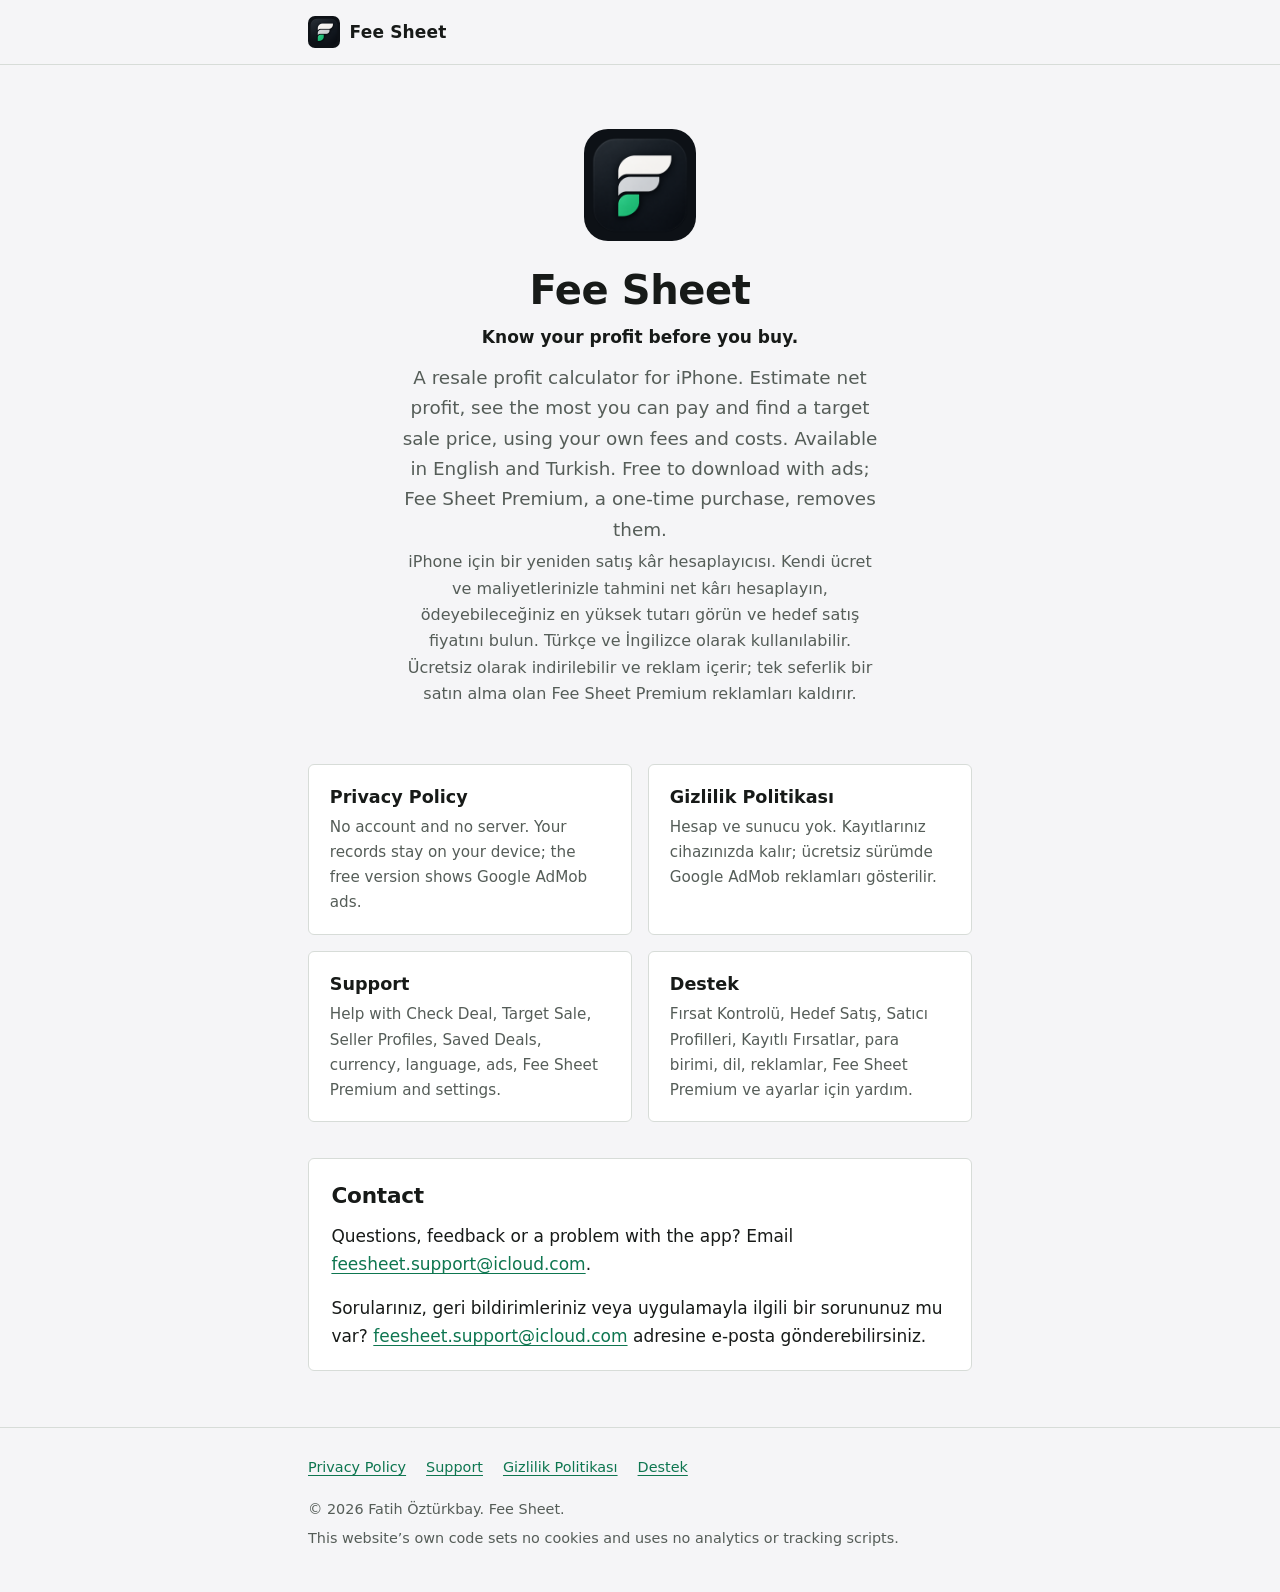
<file: index.html>
<!doctype html>
<html lang="en">
<head>
  <meta charset="utf-8">
  <meta name="viewport" content="width=device-width, initial-scale=1">
  <title>Fee Sheet — Privacy &amp; Support</title>
  <meta name="description" content="Fee Sheet is a free resale profit calculator for iPhone, with Google AdMob ads and an optional one-time Fee Sheet Premium upgrade that removes them. The app is available in English and Turkish. Find the Privacy Policy and Support pages in English and Turkish.">
  <link rel="canonical" href="https://ozturkbay.github.io/fee-sheet-support/">
  <meta name="theme-color" content="#F5F5F7" media="(prefers-color-scheme: light)">
  <meta name="theme-color" content="#0D1116" media="(prefers-color-scheme: dark)">
  <link rel="icon" type="image/png" sizes="64x64" href="assets/images/favicon.png">
  <link rel="apple-touch-icon" href="assets/images/apple-touch-icon.png">
  <link rel="stylesheet" href="assets/css/styles.css">
</head>
<body>
  <a class="skip-link" href="#main">Skip to content</a>

  <header class="site-header">
    <div class="container">
      <a class="brand" href="./">
        <img src="assets/images/fee-sheet-icon.png" alt="" width="32" height="32">
        <span>Fee Sheet</span>
      </a>
    </div>
  </header>

  <main id="main">
    <div class="container">
      <section class="hero" aria-labelledby="page-title">
        <img src="assets/images/fee-sheet-icon.png" alt="Fee Sheet app icon" width="112" height="112">
        <h1 id="page-title">Fee Sheet</h1>
        <p class="tagline">Know your profit before you buy.</p>
        <p class="lead">A resale profit calculator for iPhone. Estimate net profit, see the most you can pay and find a target sale price, using your own fees and costs. Available in English and Turkish. Free to download with ads; Fee Sheet Premium, a one-time purchase, removes them.</p>
        <p class="lead" lang="tr">iPhone için bir yeniden satış kâr hesaplayıcısı. Kendi ücret ve maliyetlerinizle tahmini net kârı hesaplayın, ödeyebileceğiniz en yüksek tutarı görün ve hedef satış fiyatını bulun. Türkçe ve İngilizce olarak kullanılabilir. Ücretsiz olarak indirilebilir ve reklam içerir; tek seferlik bir satın alma olan Fee Sheet Premium reklamları kaldırır.</p>
      </section>

      <nav aria-label="Policies and help">
        <ul class="card-grid">
          <li>
            <a class="link-card" href="privacy/">
              <span class="title">Privacy Policy</span>
              <span class="desc">No account and no server. Your records stay on your device; the free version shows Google AdMob ads.</span>
            </a>
          </li>
          <li lang="tr">
            <a class="link-card" href="privacy/tr/" hreflang="tr">
              <span class="title">Gizlilik Politikası</span>
              <span class="desc">Hesap ve sunucu yok. Kayıtlarınız cihazınızda kalır; ücretsiz sürümde Google AdMob reklamları gösterilir.</span>
            </a>
          </li>
          <li>
            <a class="link-card" href="support/">
              <span class="title">Support</span>
              <span class="desc">Help with Check Deal, Target Sale, Seller Profiles, Saved Deals, currency, language, ads, Fee Sheet Premium and settings.</span>
            </a>
          </li>
          <li lang="tr">
            <a class="link-card" href="support/tr/" hreflang="tr">
              <span class="title">Destek</span>
              <span class="desc">Fırsat Kontrolü, Hedef Satış, Satıcı Profilleri, Kayıtlı Fırsatlar, para birimi, dil, reklamlar, Fee Sheet Premium ve ayarlar için yardım.</span>
            </a>
          </li>
        </ul>
      </nav>

      <section class="card" aria-labelledby="contact-title">
        <h2 id="contact-title">Contact</h2>
        <p>Questions, feedback or a problem with the app? Email <a href="mailto:feesheet.support@icloud.com">feesheet.support@icloud.com</a>.</p>
        <p lang="tr">Sorularınız, geri bildirimleriniz veya uygulamayla ilgili bir sorununuz mu var? <a href="mailto:feesheet.support@icloud.com">feesheet.support@icloud.com</a> adresine e-posta gönderebilirsiniz.</p>
      </section>
    </div>
  </main>

  <footer class="site-footer">
    <div class="container">
      <nav aria-label="Footer">
        <ul>
          <li><a href="privacy/">Privacy Policy</a></li>
          <li><a href="support/">Support</a></li>
          <li lang="tr"><a href="privacy/tr/" hreflang="tr">Gizlilik Politikası</a></li>
          <li lang="tr"><a href="support/tr/" hreflang="tr">Destek</a></li>
        </ul>
      </nav>
      <p>&copy; 2026 Fatih Öztürkbay. Fee Sheet.</p>
      <p>This website’s own code sets no cookies and uses no analytics or tracking scripts.</p>
    </div>
  </footer>
</body>
</html>
</file>
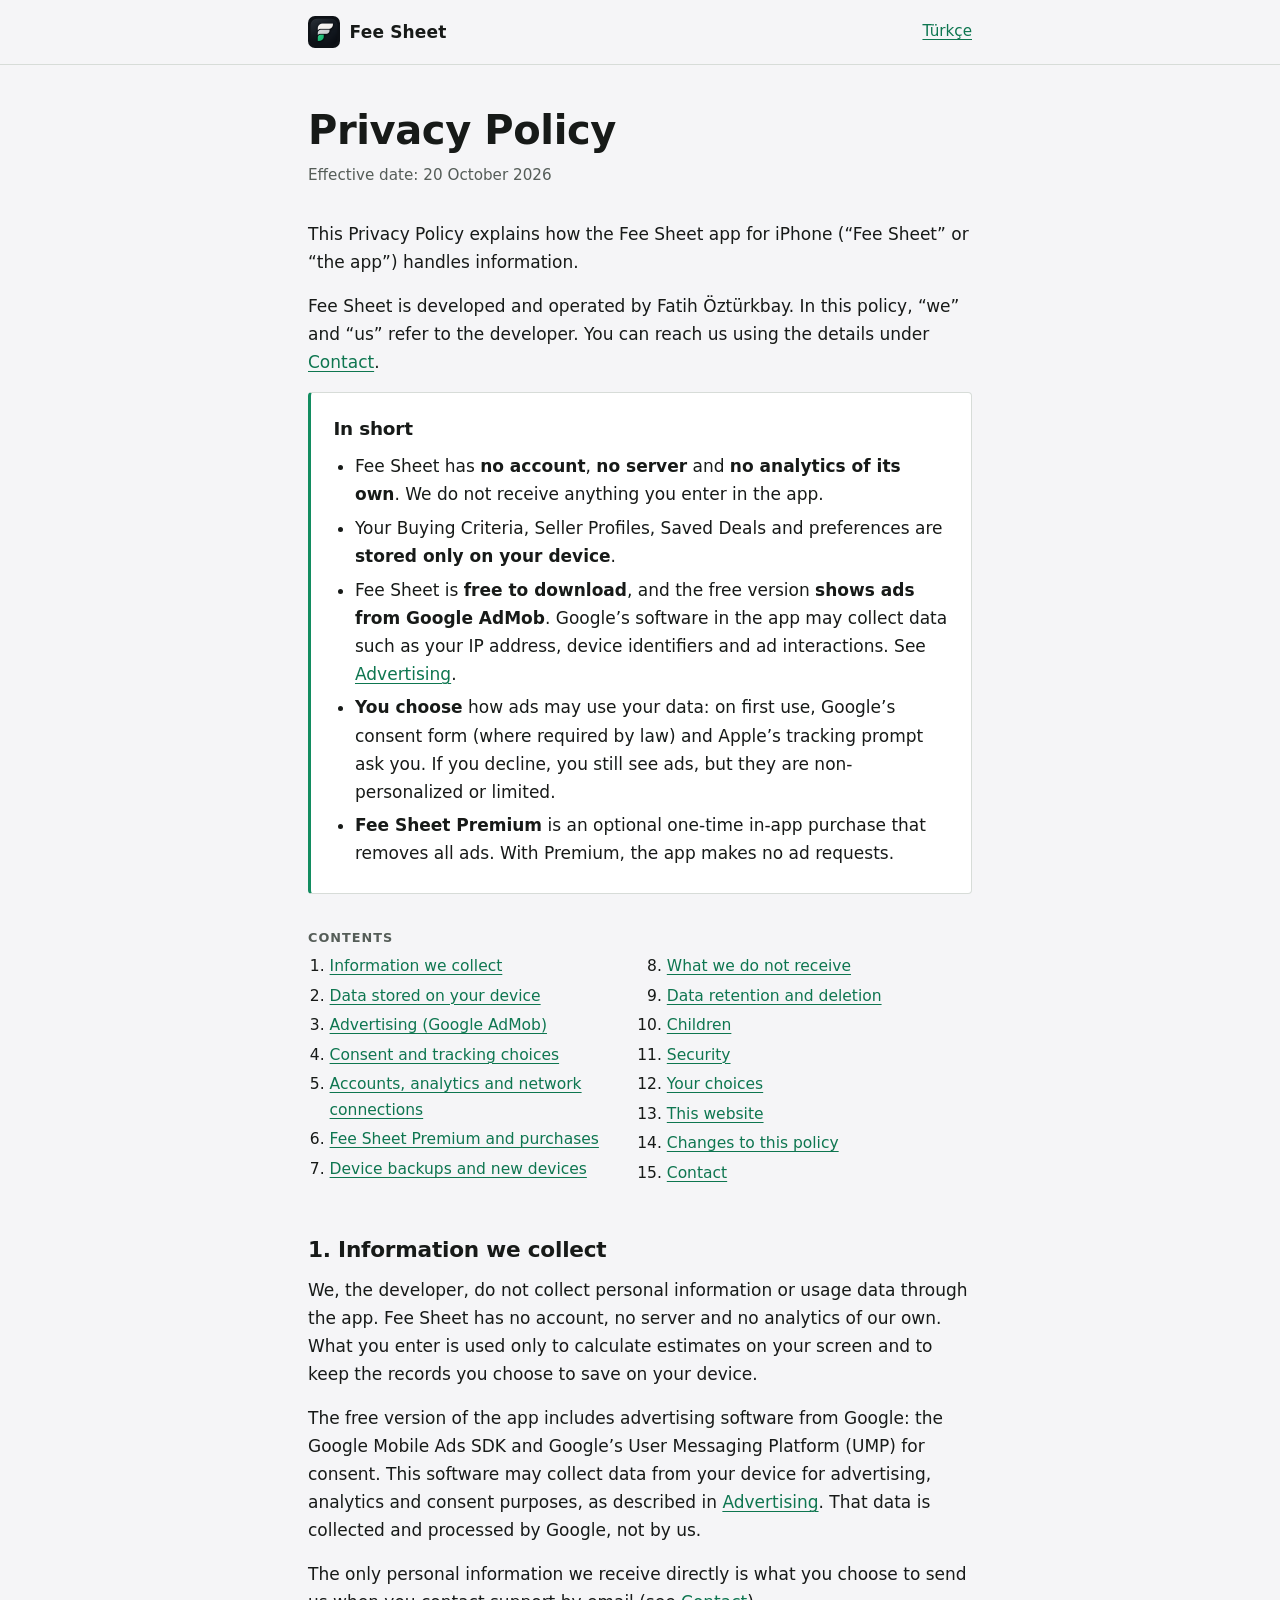
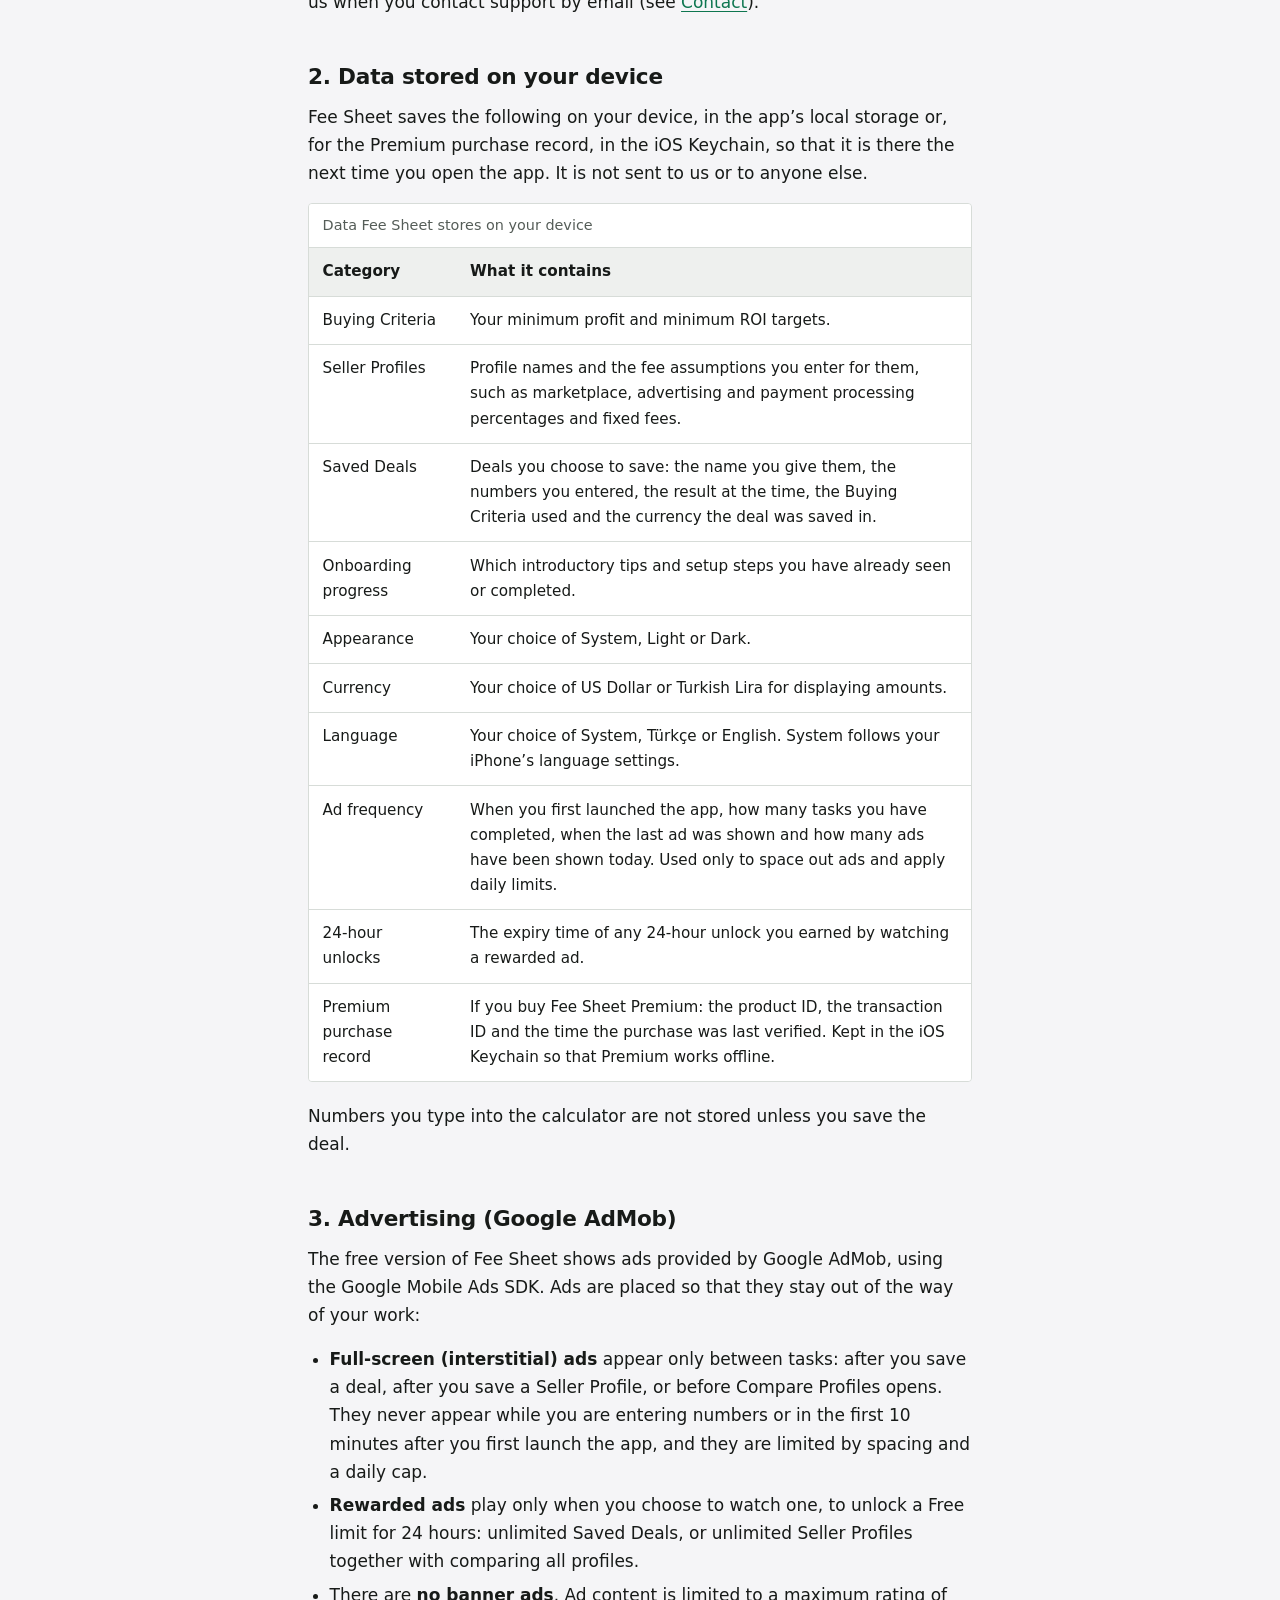
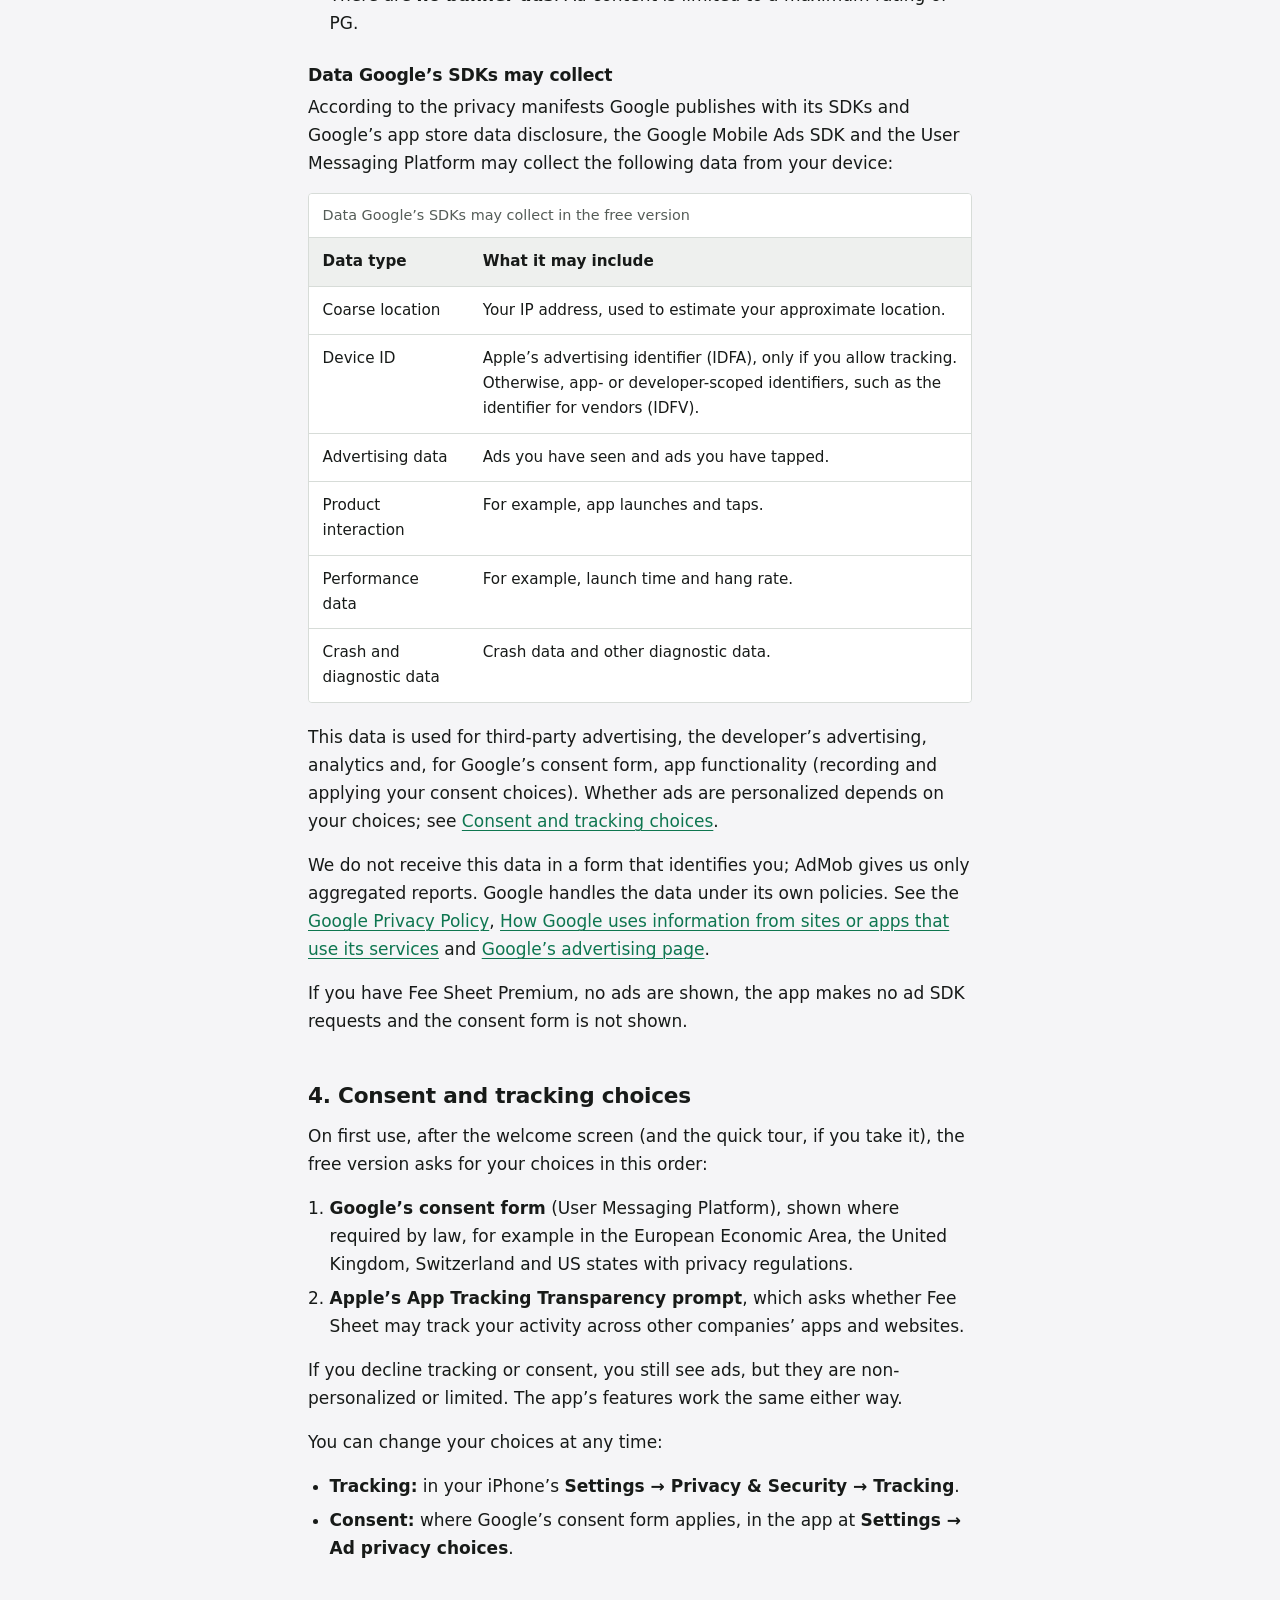
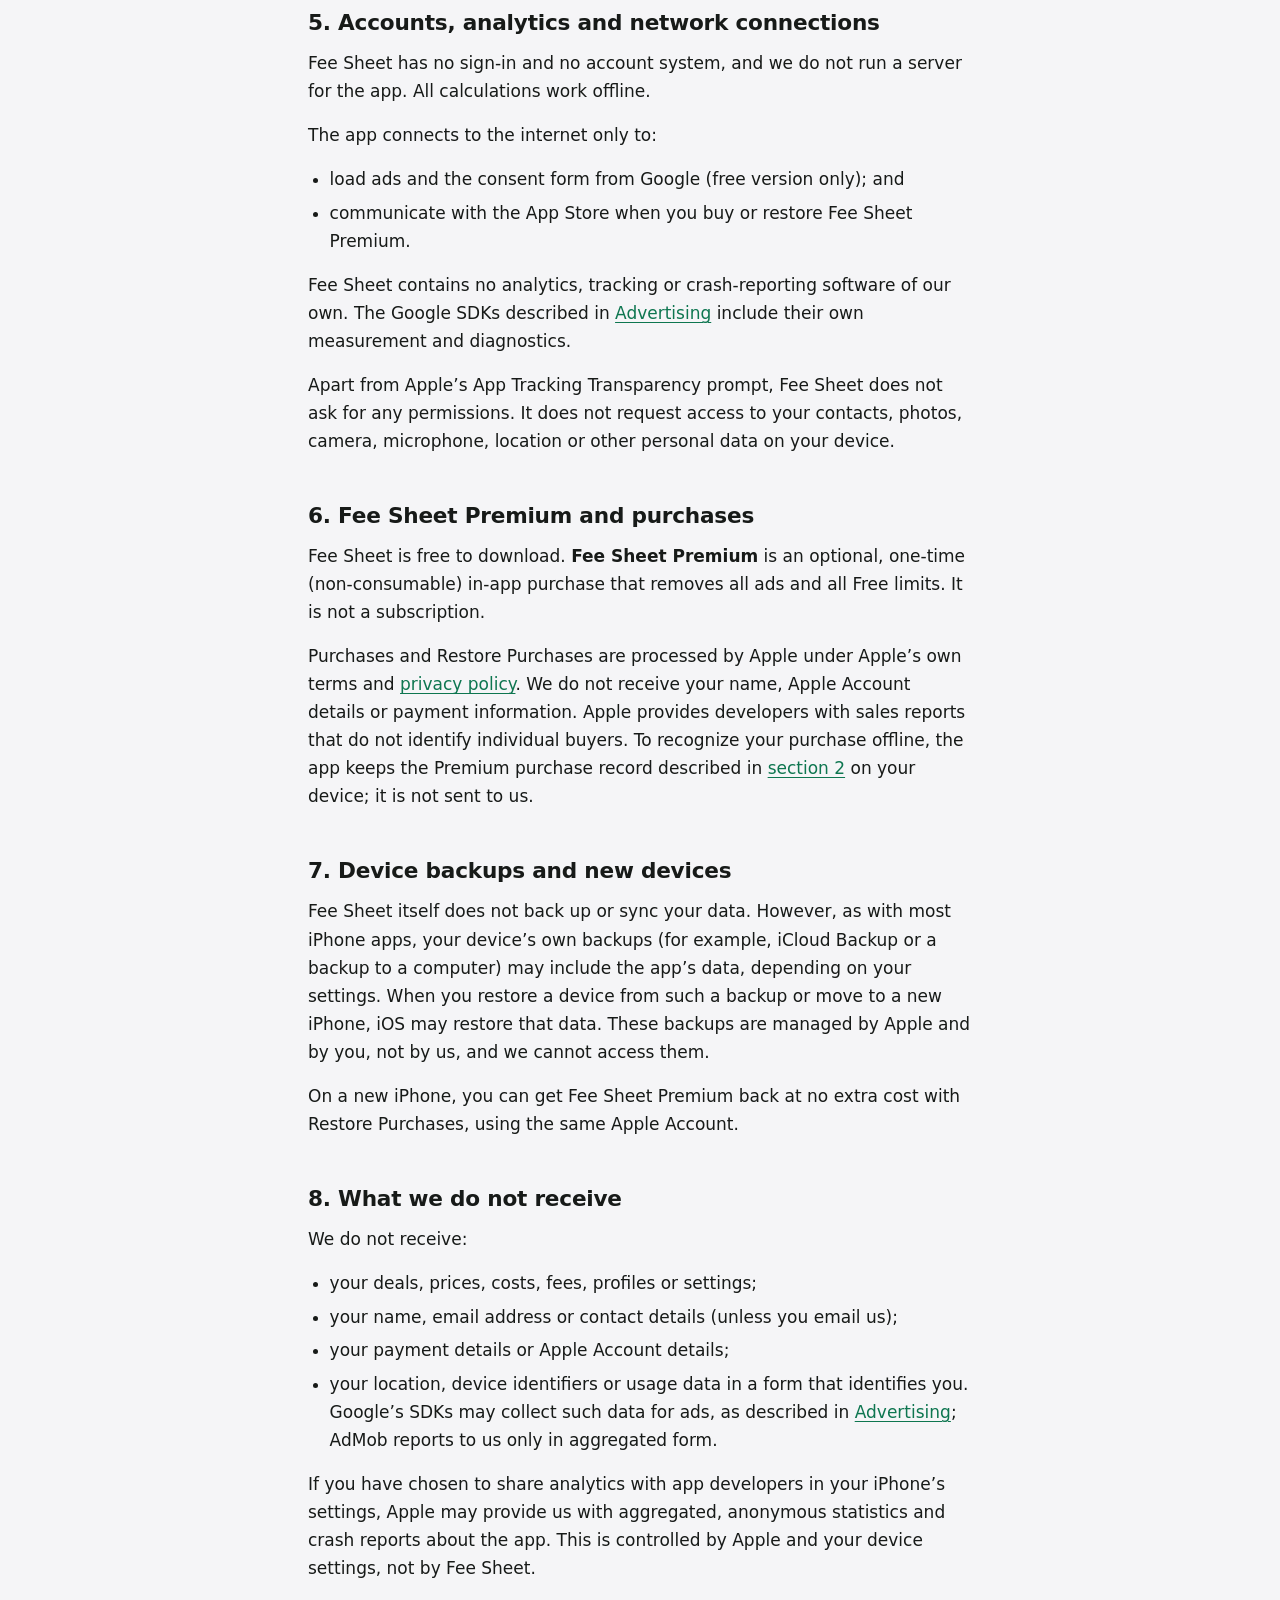
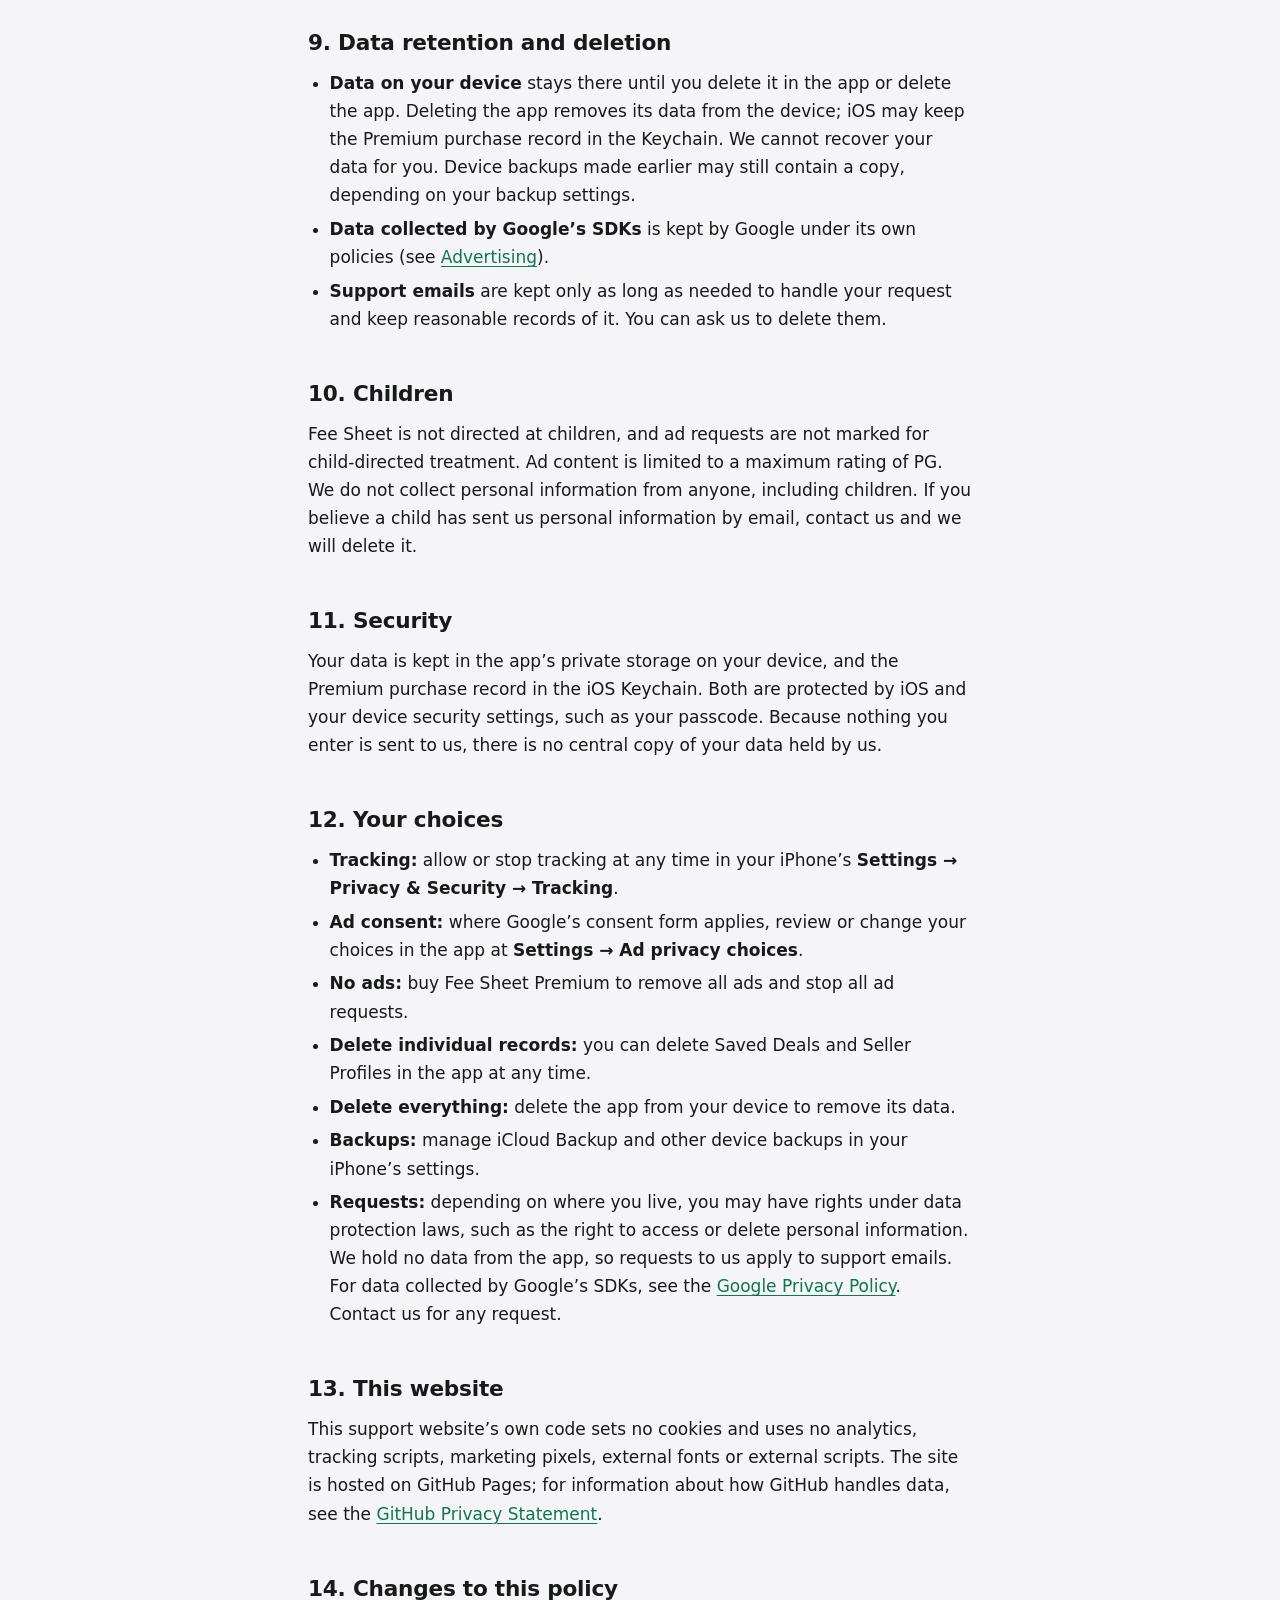
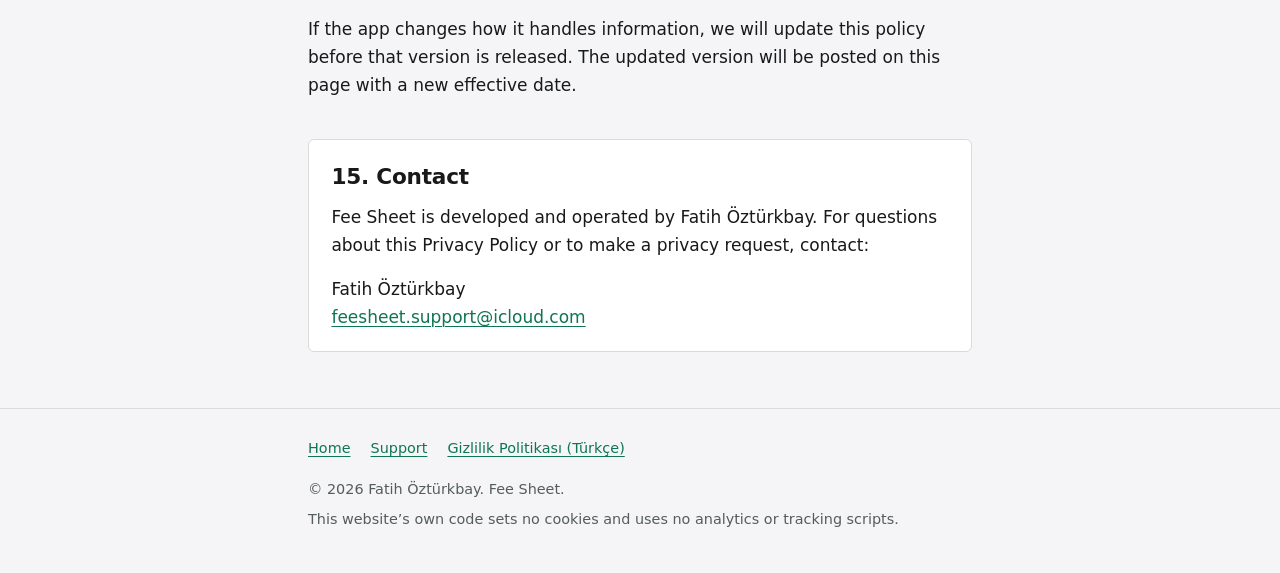
<file: privacy/index.html>
<!doctype html>
<html lang="en">
<head>
  <meta charset="utf-8">
  <meta name="viewport" content="width=device-width, initial-scale=1">
  <title>Privacy Policy — Fee Sheet</title>
  <meta name="description" content="Privacy Policy for Fee Sheet, the resale profit calculator for iPhone: no account, no server and no analytics of our own; your records stay on your device. The free version shows Google AdMob ads, and Fee Sheet Premium removes them.">
  <link rel="canonical" href="https://ozturkbay.github.io/fee-sheet-support/privacy/">
  <link rel="alternate" hreflang="en" href="https://ozturkbay.github.io/fee-sheet-support/privacy/">
  <link rel="alternate" hreflang="tr" href="https://ozturkbay.github.io/fee-sheet-support/privacy/tr/">
  <meta name="theme-color" content="#F5F5F7" media="(prefers-color-scheme: light)">
  <meta name="theme-color" content="#0D1116" media="(prefers-color-scheme: dark)">
  <link rel="icon" type="image/png" sizes="64x64" href="../assets/images/favicon.png">
  <link rel="apple-touch-icon" href="../assets/images/apple-touch-icon.png">
  <link rel="stylesheet" href="../assets/css/styles.css">
</head>
<body>
  <a class="skip-link" href="#main">Skip to content</a>

  <header class="site-header">
    <div class="container">
      <a class="brand" href="../">
        <img src="../assets/images/fee-sheet-icon.png" alt="" width="32" height="32">
        <span>Fee Sheet</span>
      </a>
      <a class="lang-switch" href="tr/" hreflang="tr" lang="tr">Türkçe</a>
    </div>
  </header>

  <main id="main">
    <div class="container">
      <h1>Privacy Policy</h1>
      <p class="meta">Effective date: 20 October 2026</p>

      <p>This Privacy Policy explains how the Fee Sheet app for iPhone (“Fee Sheet” or “the app”) handles information.</p>
      <p>Fee Sheet is developed and operated by Fatih Öztürkbay. In this policy, “we” and “us” refer to the developer. You can reach us using the details under <a href="#contact">Contact</a>.</p>

      <section class="card summary" aria-labelledby="summary">
        <h2 id="summary">In short</h2>
        <ul>
          <li>Fee Sheet has <strong>no account</strong>, <strong>no server</strong> and <strong>no analytics of its own</strong>. We do not receive anything you enter in the app.</li>
          <li>Your Buying Criteria, Seller Profiles, Saved Deals and preferences are <strong>stored only on your device</strong>.</li>
          <li>Fee Sheet is <strong>free to download</strong>, and the free version <strong>shows ads from Google AdMob</strong>. Google’s software in the app may collect data such as your IP address, device identifiers and ad interactions. See <a href="#advertising">Advertising</a>.</li>
          <li><strong>You choose</strong> how ads may use your data: on first use, Google’s consent form (where required by law) and Apple’s tracking prompt ask you. If you decline, you still see ads, but they are non-personalized or limited.</li>
          <li><strong>Fee Sheet Premium</strong> is an optional one-time in-app purchase that removes all ads. With Premium, the app makes no ad requests.</li>
        </ul>
      </section>

      <nav class="toc" aria-labelledby="toc-title">
        <h2 id="toc-title">Contents</h2>
        <ol>
          <li><a href="#information">Information we collect</a></li>
          <li><a href="#local-data">Data stored on your device</a></li>
          <li><a href="#advertising">Advertising (Google AdMob)</a></li>
          <li><a href="#consent">Consent and tracking choices</a></li>
          <li><a href="#no-network">Accounts, analytics and network connections</a></li>
          <li><a href="#purchase">Fee Sheet Premium and purchases</a></li>
          <li><a href="#backups">Device backups and new devices</a></li>
          <li><a href="#not-received">What we do not receive</a></li>
          <li><a href="#retention">Data retention and deletion</a></li>
          <li><a href="#children">Children</a></li>
          <li><a href="#security">Security</a></li>
          <li><a href="#choices">Your choices</a></li>
          <li><a href="#website">This website</a></li>
          <li><a href="#changes">Changes to this policy</a></li>
          <li><a href="#contact">Contact</a></li>
        </ol>
      </nav>

      <section aria-labelledby="information">
        <h2 id="information">1. Information we collect</h2>
        <p>We, the developer, do not collect personal information or usage data through the app. Fee Sheet has no account, no server and no analytics of our own. What you enter is used only to calculate estimates on your screen and to keep the records you choose to save on your device.</p>
        <p>The free version of the app includes advertising software from Google: the Google Mobile Ads SDK and Google’s User Messaging Platform (UMP) for consent. This software may collect data from your device for advertising, analytics and consent purposes, as described in <a href="#advertising">Advertising</a>. That data is collected and processed by Google, not by us.</p>
        <p>The only personal information we receive directly is what you choose to send us when you contact support by email (see <a href="#contact">Contact</a>).</p>
      </section>

      <section aria-labelledby="local-data">
        <h2 id="local-data">2. Data stored on your device</h2>
        <p>Fee Sheet saves the following on your device, in the app’s local storage or, for the Premium purchase record, in the iOS Keychain, so that it is there the next time you open the app. It is not sent to us or to anyone else.</p>
        <div class="table-wrap">
          <table>
            <caption>Data Fee Sheet stores on your device</caption>
            <thead>
              <tr><th scope="col">Category</th><th scope="col">What it contains</th></tr>
            </thead>
            <tbody>
              <tr><td>Buying Criteria</td><td>Your minimum profit and minimum ROI targets.</td></tr>
              <tr><td>Seller Profiles</td><td>Profile names and the fee assumptions you enter for them, such as marketplace, advertising and payment processing percentages and fixed fees.</td></tr>
              <tr><td>Saved Deals</td><td>Deals you choose to save: the name you give them, the numbers you entered, the result at the time, the Buying Criteria used and the currency the deal was saved in.</td></tr>
              <tr><td>Onboarding progress</td><td>Which introductory tips and setup steps you have already seen or completed.</td></tr>
              <tr><td>Appearance</td><td>Your choice of System, Light or Dark.</td></tr>
              <tr><td>Currency</td><td>Your choice of US Dollar or Turkish Lira for displaying amounts.</td></tr>
              <tr><td>Language</td><td>Your choice of System, Türkçe or English. System follows your iPhone’s language settings.</td></tr>
              <tr><td>Ad frequency</td><td>When you first launched the app, how many tasks you have completed, when the last ad was shown and how many ads have been shown today. Used only to space out ads and apply daily limits.</td></tr>
              <tr><td>24-hour unlocks</td><td>The expiry time of any 24-hour unlock you earned by watching a rewarded ad.</td></tr>
              <tr><td>Premium purchase record</td><td>If you buy Fee Sheet Premium: the product ID, the transaction ID and the time the purchase was last verified. Kept in the iOS Keychain so that Premium works offline.</td></tr>
            </tbody>
          </table>
        </div>
        <p>Numbers you type into the calculator are not stored unless you save the deal.</p>
      </section>

      <section aria-labelledby="advertising">
        <h2 id="advertising">3. Advertising (Google AdMob)</h2>
        <p>The free version of Fee Sheet shows ads provided by Google AdMob, using the Google Mobile Ads SDK. Ads are placed so that they stay out of the way of your work:</p>
        <ul>
          <li><strong>Full-screen (interstitial) ads</strong> appear only between tasks: after you save a deal, after you save a Seller Profile, or before Compare Profiles opens. They never appear while you are entering numbers or in the first 10 minutes after you first launch the app, and they are limited by spacing and a daily cap.</li>
          <li><strong>Rewarded ads</strong> play only when you choose to watch one, to unlock a Free limit for 24 hours: unlimited Saved Deals, or unlimited Seller Profiles together with comparing all profiles.</li>
          <li>There are <strong>no banner ads</strong>. Ad content is limited to a maximum rating of PG.</li>
        </ul>

        <h3>Data Google’s SDKs may collect</h3>
        <p>According to the privacy manifests Google publishes with its SDKs and Google’s app store data disclosure, the Google Mobile Ads SDK and the User Messaging Platform may collect the following data from your device:</p>
        <div class="table-wrap">
          <table>
            <caption>Data Google’s SDKs may collect in the free version</caption>
            <thead>
              <tr><th scope="col">Data type</th><th scope="col">What it may include</th></tr>
            </thead>
            <tbody>
              <tr><td>Coarse location</td><td>Your IP address, used to estimate your approximate location.</td></tr>
              <tr><td>Device ID</td><td>Apple’s advertising identifier (IDFA), only if you allow tracking. Otherwise, app- or developer-scoped identifiers, such as the identifier for vendors (IDFV).</td></tr>
              <tr><td>Advertising data</td><td>Ads you have seen and ads you have tapped.</td></tr>
              <tr><td>Product interaction</td><td>For example, app launches and taps.</td></tr>
              <tr><td>Performance data</td><td>For example, launch time and hang rate.</td></tr>
              <tr><td>Crash and diagnostic data</td><td>Crash data and other diagnostic data.</td></tr>
            </tbody>
          </table>
        </div>
        <p>This data is used for third-party advertising, the developer’s advertising, analytics and, for Google’s consent form, app functionality (recording and applying your consent choices). Whether ads are personalized depends on your choices; see <a href="#consent">Consent and tracking choices</a>.</p>
        <p>We do not receive this data in a form that identifies you; AdMob gives us only aggregated reports. Google handles the data under its own policies. See the <a href="https://policies.google.com/privacy">Google Privacy Policy</a>, <a href="https://policies.google.com/technologies/partner-sites">How Google uses information from sites or apps that use its services</a> and <a href="https://policies.google.com/technologies/ads">Google’s advertising page</a>.</p>
        <p>If you have Fee Sheet Premium, no ads are shown, the app makes no ad SDK requests and the consent form is not shown.</p>
      </section>

      <section aria-labelledby="consent">
        <h2 id="consent">4. Consent and tracking choices</h2>
        <p>On first use, after the welcome screen (and the quick tour, if you take it), the free version asks for your choices in this order:</p>
        <ol>
          <li><strong>Google’s consent form</strong> (User Messaging Platform), shown where required by law, for example in the European Economic Area, the United Kingdom, Switzerland and US states with privacy regulations.</li>
          <li><strong>Apple’s App Tracking Transparency prompt</strong>, which asks whether Fee Sheet may track your activity across other companies’ apps and websites.</li>
        </ol>
        <p>If you decline tracking or consent, you still see ads, but they are non-personalized or limited. The app’s features work the same either way.</p>
        <p>You can change your choices at any time:</p>
        <ul>
          <li><strong>Tracking:</strong> in your iPhone’s <span class="path">Settings → Privacy &amp; Security → Tracking</span>.</li>
          <li><strong>Consent:</strong> where Google’s consent form applies, in the app at <span class="path">Settings → Ad privacy choices</span>.</li>
        </ul>
      </section>

      <section aria-labelledby="no-network">
        <h2 id="no-network">5. Accounts, analytics and network connections</h2>
        <p>Fee Sheet has no sign-in and no account system, and we do not run a server for the app. All calculations work offline.</p>
        <p>The app connects to the internet only to:</p>
        <ul>
          <li>load ads and the consent form from Google (free version only); and</li>
          <li>communicate with the App Store when you buy or restore Fee Sheet Premium.</li>
        </ul>
        <p>Fee Sheet contains no analytics, tracking or crash-reporting software of our own. The Google SDKs described in <a href="#advertising">Advertising</a> include their own measurement and diagnostics.</p>
        <p>Apart from Apple’s App Tracking Transparency prompt, Fee Sheet does not ask for any permissions. It does not request access to your contacts, photos, camera, microphone, location or other personal data on your device.</p>
      </section>

      <section aria-labelledby="purchase">
        <h2 id="purchase">6. Fee Sheet Premium and purchases</h2>
        <p>Fee Sheet is free to download. <strong>Fee Sheet Premium</strong> is an optional, one-time (non-consumable) in-app purchase that removes all ads and all Free limits. It is not a subscription.</p>
        <p>Purchases and Restore Purchases are processed by Apple under Apple’s own terms and <a href="https://www.apple.com/legal/privacy/">privacy policy</a>. We do not receive your name, Apple Account details or payment information. Apple provides developers with sales reports that do not identify individual buyers. To recognize your purchase offline, the app keeps the Premium purchase record described in <a href="#local-data">section 2</a> on your device; it is not sent to us.</p>
      </section>

      <section aria-labelledby="backups">
        <h2 id="backups">7. Device backups and new devices</h2>
        <p>Fee Sheet itself does not back up or sync your data. However, as with most iPhone apps, your device’s own backups (for example, iCloud Backup or a backup to a computer) may include the app’s data, depending on your settings. When you restore a device from such a backup or move to a new iPhone, iOS may restore that data. These backups are managed by Apple and by you, not by us, and we cannot access them.</p>
        <p>On a new iPhone, you can get Fee Sheet Premium back at no extra cost with Restore Purchases, using the same Apple Account.</p>
      </section>

      <section aria-labelledby="not-received">
        <h2 id="not-received">8. What we do not receive</h2>
        <p>We do not receive:</p>
        <ul>
          <li>your deals, prices, costs, fees, profiles or settings;</li>
          <li>your name, email address or contact details (unless you email us);</li>
          <li>your payment details or Apple Account details;</li>
          <li>your location, device identifiers or usage data in a form that identifies you. Google’s SDKs may collect such data for ads, as described in <a href="#advertising">Advertising</a>; AdMob reports to us only in aggregated form.</li>
        </ul>
        <p>If you have chosen to share analytics with app developers in your iPhone’s settings, Apple may provide us with aggregated, anonymous statistics and crash reports about the app. This is controlled by Apple and your device settings, not by Fee Sheet.</p>
      </section>

      <section aria-labelledby="retention">
        <h2 id="retention">9. Data retention and deletion</h2>
        <ul>
          <li><strong>Data on your device</strong> stays there until you delete it in the app or delete the app. Deleting the app removes its data from the device; iOS may keep the Premium purchase record in the Keychain. We cannot recover your data for you. Device backups made earlier may still contain a copy, depending on your backup settings.</li>
          <li><strong>Data collected by Google’s SDKs</strong> is kept by Google under its own policies (see <a href="#advertising">Advertising</a>).</li>
          <li><strong>Support emails</strong> are kept only as long as needed to handle your request and keep reasonable records of it. You can ask us to delete them.</li>
        </ul>
      </section>

      <section aria-labelledby="children">
        <h2 id="children">10. Children</h2>
        <p>Fee Sheet is not directed at children, and ad requests are not marked for child-directed treatment. Ad content is limited to a maximum rating of PG. We do not collect personal information from anyone, including children. If you believe a child has sent us personal information by email, contact us and we will delete it.</p>
      </section>

      <section aria-labelledby="security">
        <h2 id="security">11. Security</h2>
        <p>Your data is kept in the app’s private storage on your device, and the Premium purchase record in the iOS Keychain. Both are protected by iOS and your device security settings, such as your passcode. Because nothing you enter is sent to us, there is no central copy of your data held by us.</p>
      </section>

      <section aria-labelledby="choices">
        <h2 id="choices">12. Your choices</h2>
        <ul>
          <li><strong>Tracking:</strong> allow or stop tracking at any time in your iPhone’s <span class="path">Settings → Privacy &amp; Security → Tracking</span>.</li>
          <li><strong>Ad consent:</strong> where Google’s consent form applies, review or change your choices in the app at <span class="path">Settings → Ad privacy choices</span>.</li>
          <li><strong>No ads:</strong> buy Fee Sheet Premium to remove all ads and stop all ad requests.</li>
          <li><strong>Delete individual records:</strong> you can delete Saved Deals and Seller Profiles in the app at any time.</li>
          <li><strong>Delete everything:</strong> delete the app from your device to remove its data.</li>
          <li><strong>Backups:</strong> manage iCloud Backup and other device backups in your iPhone’s settings.</li>
          <li><strong>Requests:</strong> depending on where you live, you may have rights under data protection laws, such as the right to access or delete personal information. We hold no data from the app, so requests to us apply to support emails. For data collected by Google’s SDKs, see the <a href="https://policies.google.com/privacy">Google Privacy Policy</a>. Contact us for any request.</li>
        </ul>
      </section>

      <section aria-labelledby="website">
        <h2 id="website">13. This website</h2>
        <p>This support website’s own code sets no cookies and uses no analytics, tracking scripts, marketing pixels, external fonts or external scripts. The site is hosted on GitHub Pages; for information about how GitHub handles data, see the <a href="https://docs.github.com/en/site-policy/privacy-policies/github-general-privacy-statement">GitHub Privacy Statement</a>.</p>
      </section>

      <section aria-labelledby="changes">
        <h2 id="changes">14. Changes to this policy</h2>
        <p>If the app changes how it handles information, we will update this policy before that version is released. The updated version will be posted on this page with a new effective date.</p>
      </section>

      <section class="card contact" aria-labelledby="contact">
        <h2 id="contact">15. Contact</h2>
        <p>Fee Sheet is developed and operated by Fatih Öztürkbay. For questions about this Privacy Policy or to make a privacy request, contact:</p>
        <p>Fatih Öztürkbay<br>
          <a href="mailto:feesheet.support@icloud.com">feesheet.support@icloud.com</a></p>
      </section>
    </div>
  </main>

  <footer class="site-footer">
    <div class="container">
      <nav aria-label="Footer">
        <ul>
          <li><a href="../">Home</a></li>
          <li><a href="../support/">Support</a></li>
          <li><a href="tr/" hreflang="tr" lang="tr">Gizlilik Politikası (Türkçe)</a></li>
        </ul>
      </nav>
      <p>&copy; 2026 Fatih Öztürkbay. Fee Sheet.</p>
      <p>This website’s own code sets no cookies and uses no analytics or tracking scripts.</p>
    </div>
  </footer>
</body>
</html>
</file>
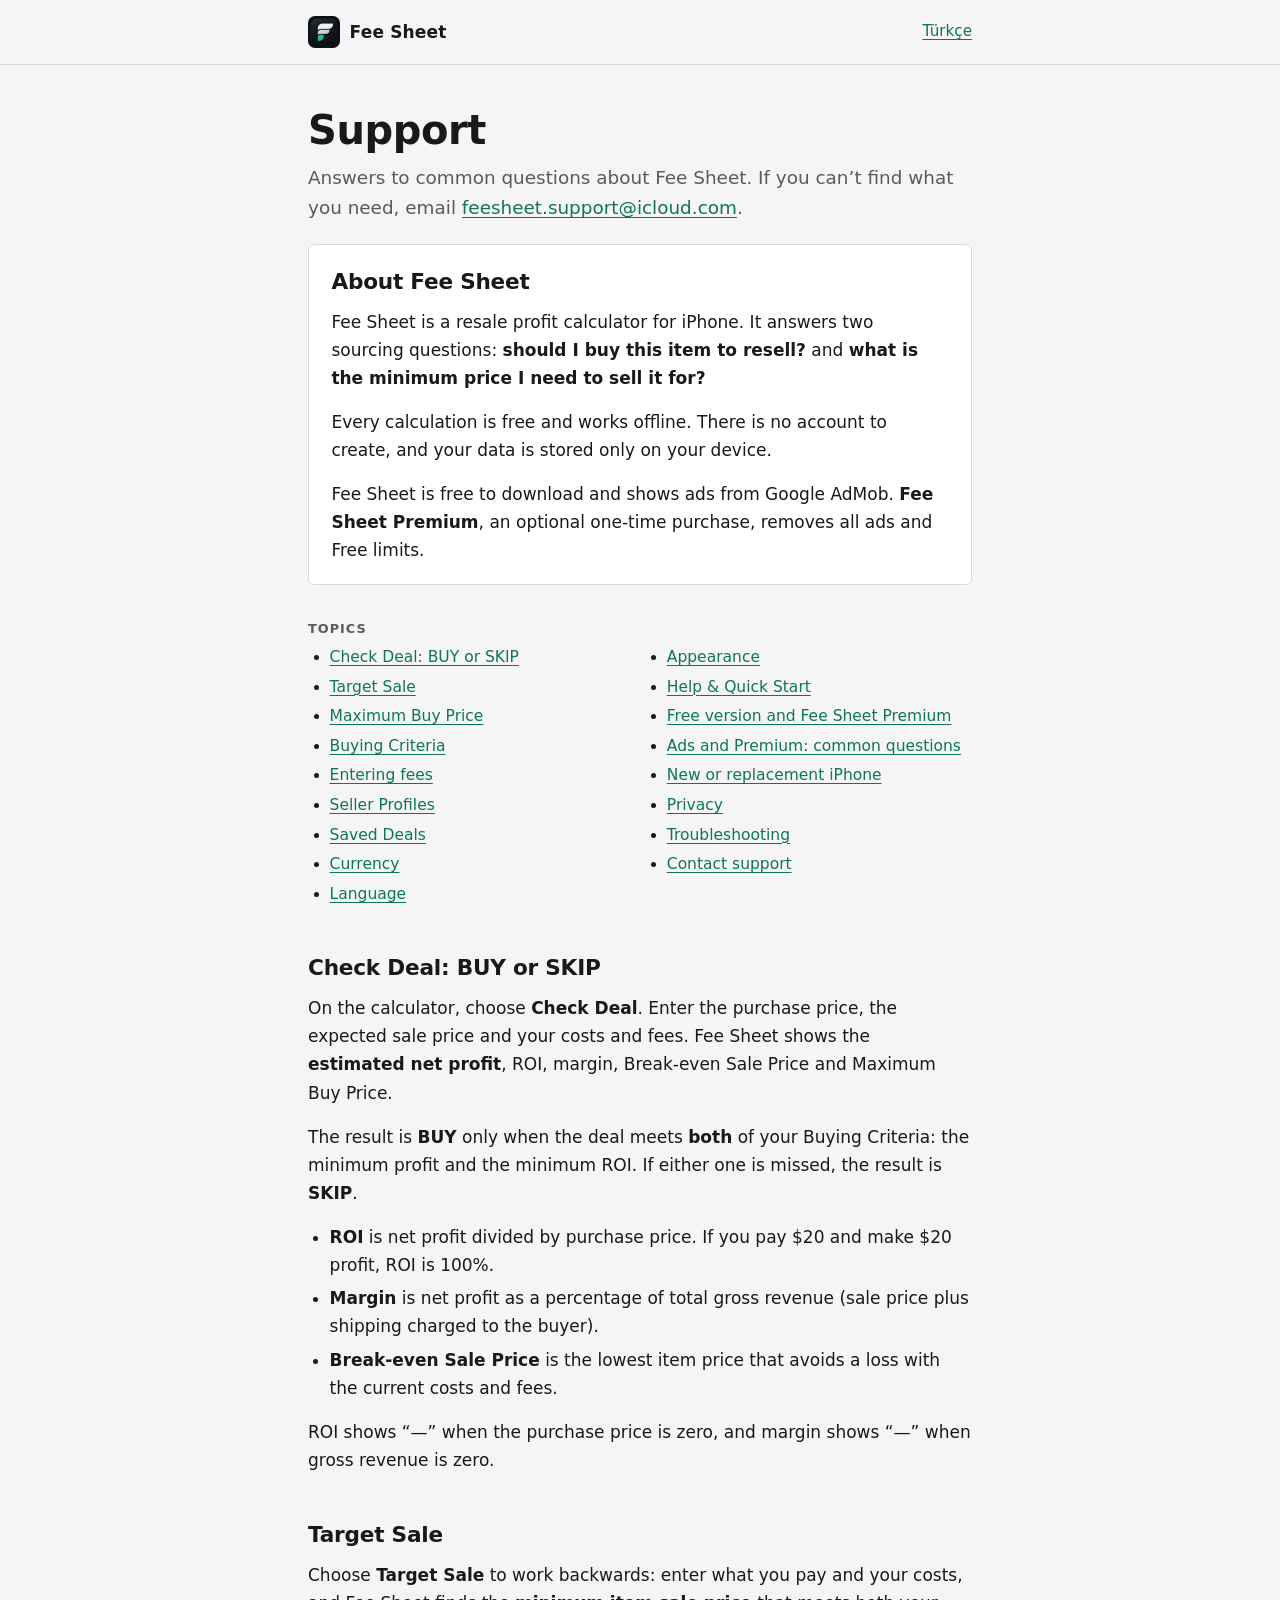
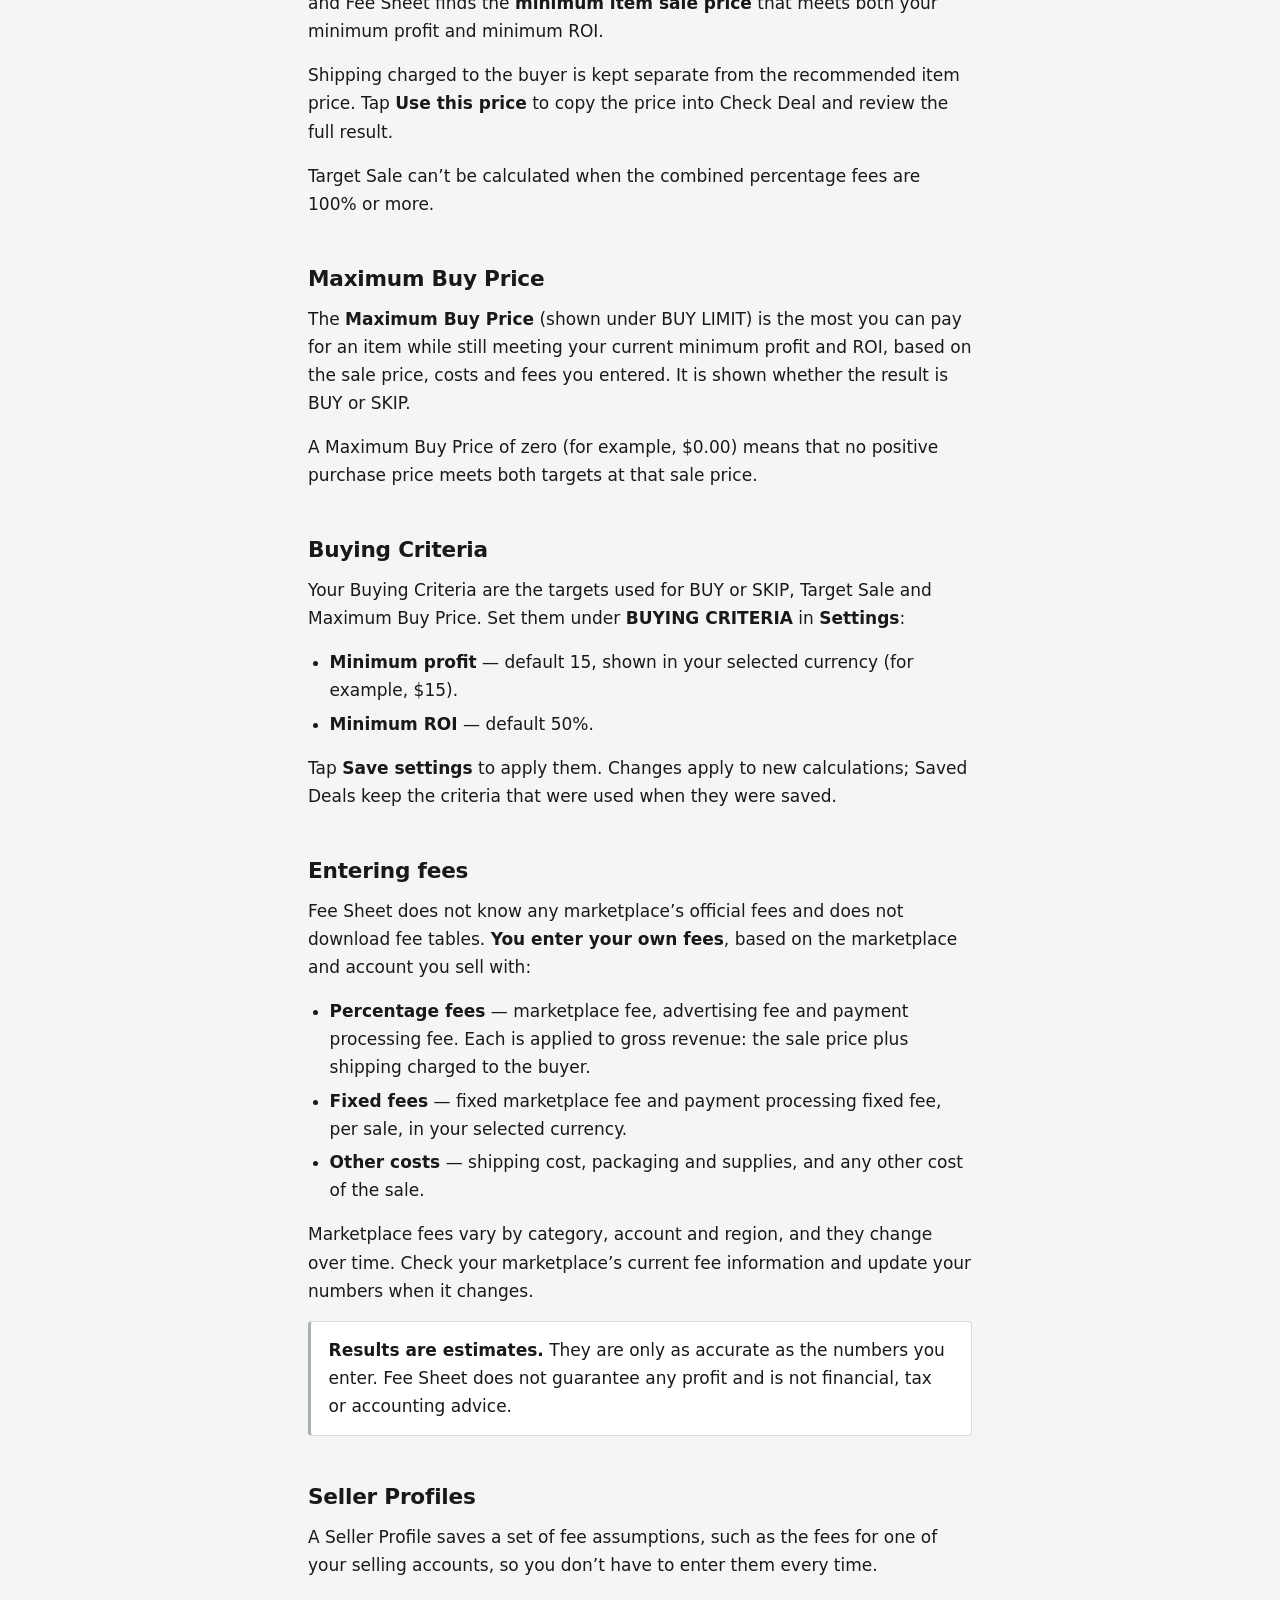
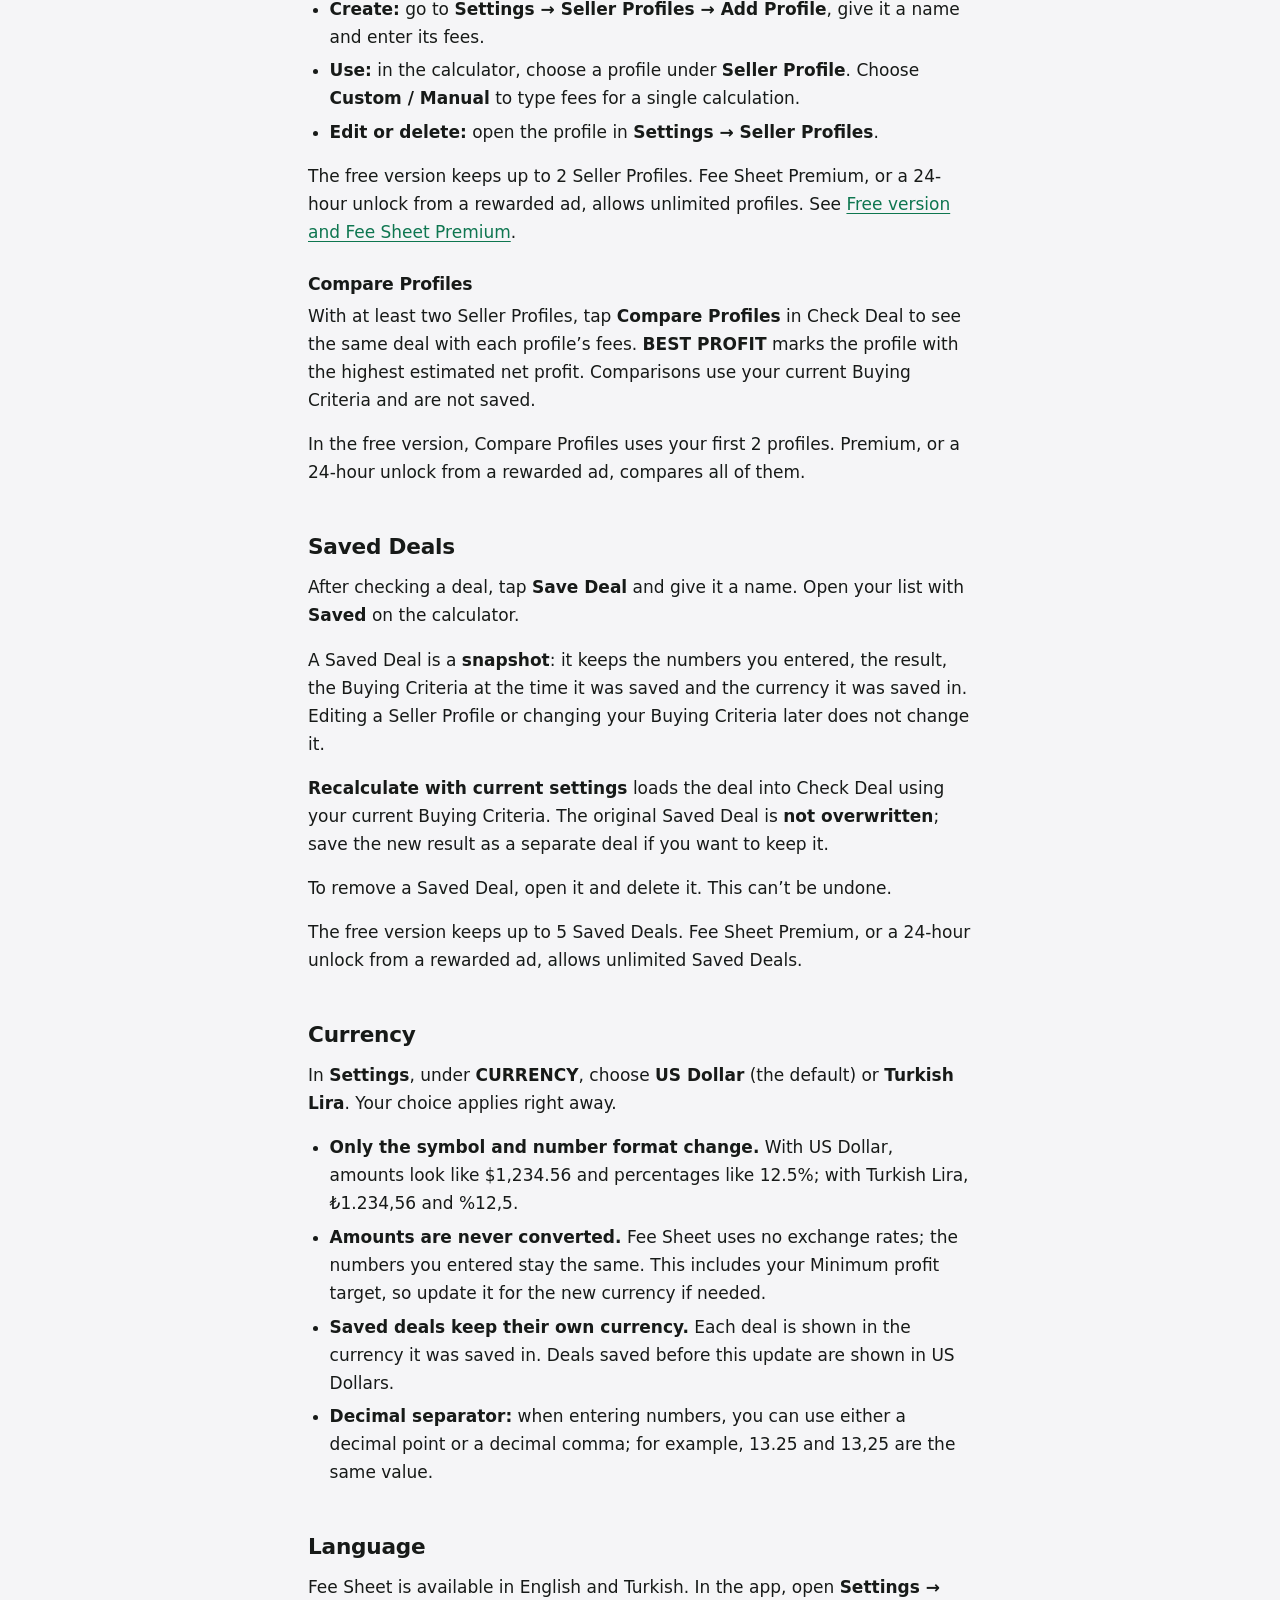
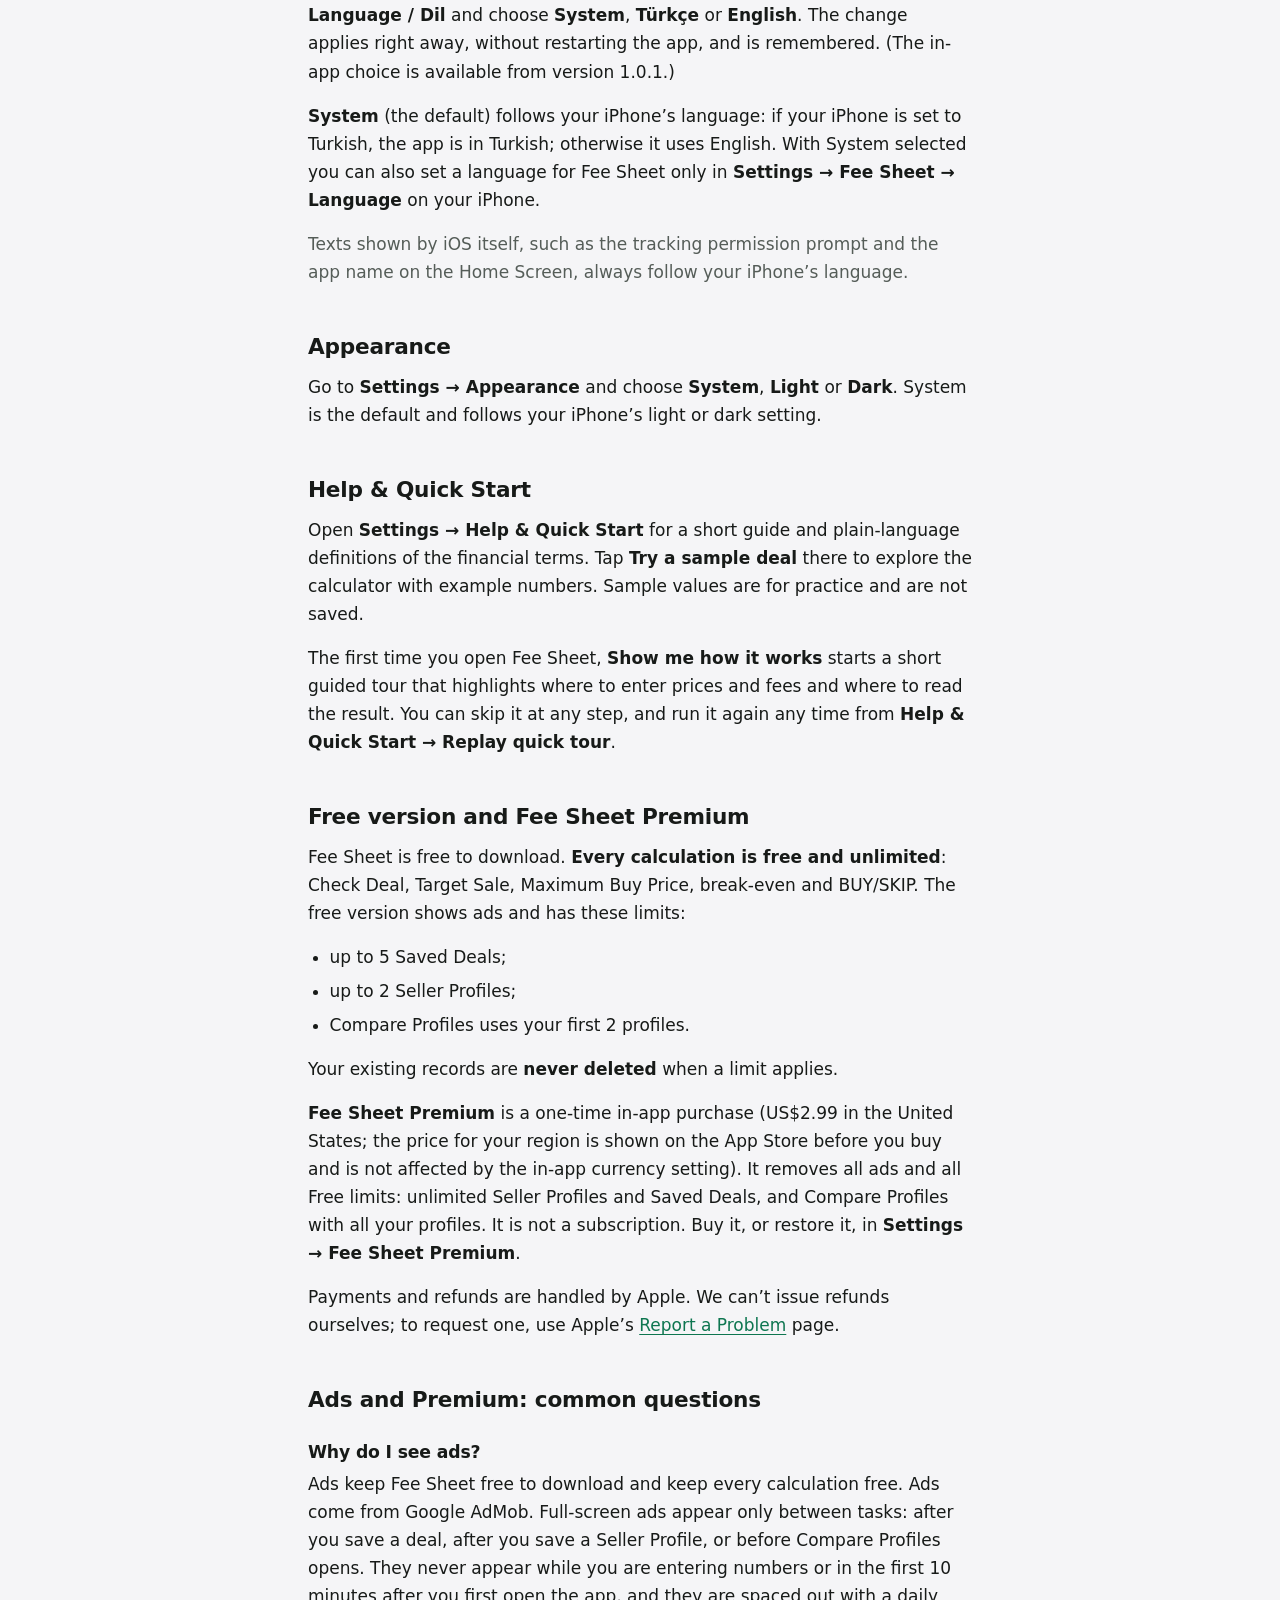
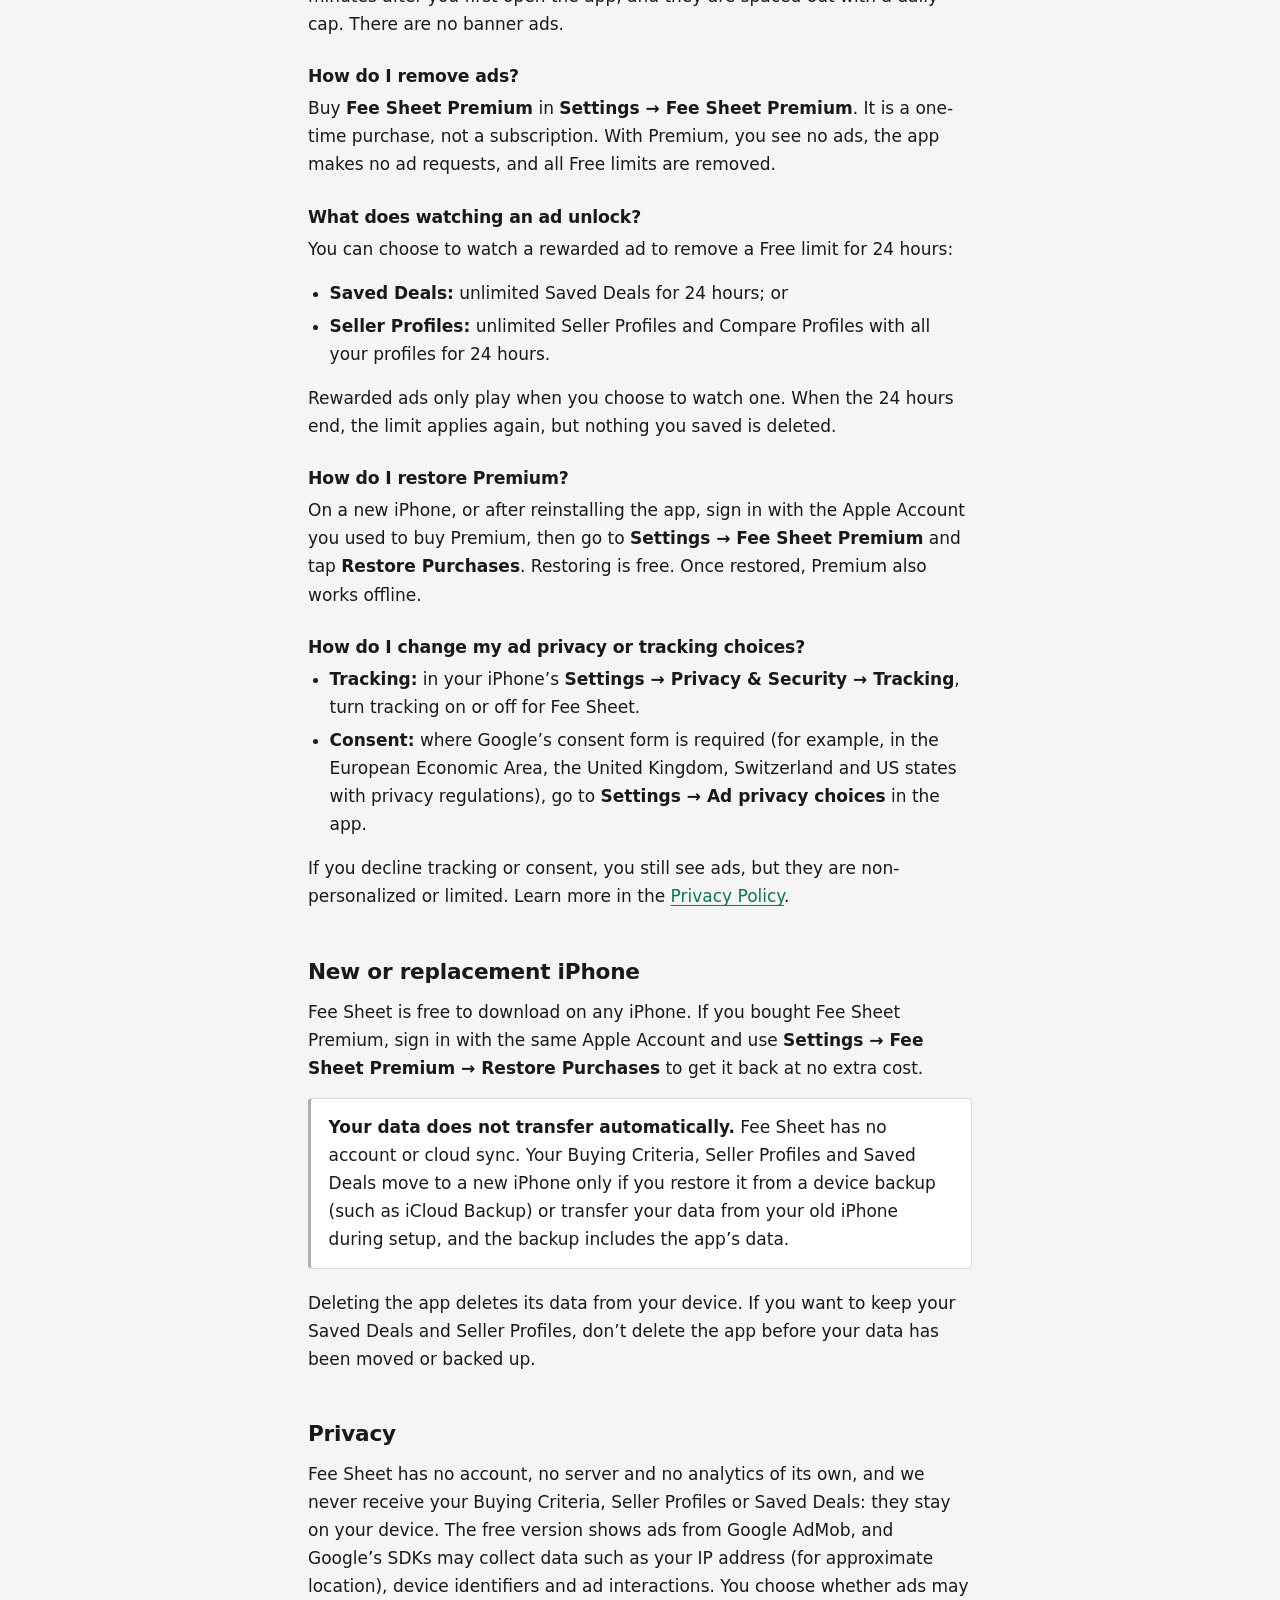
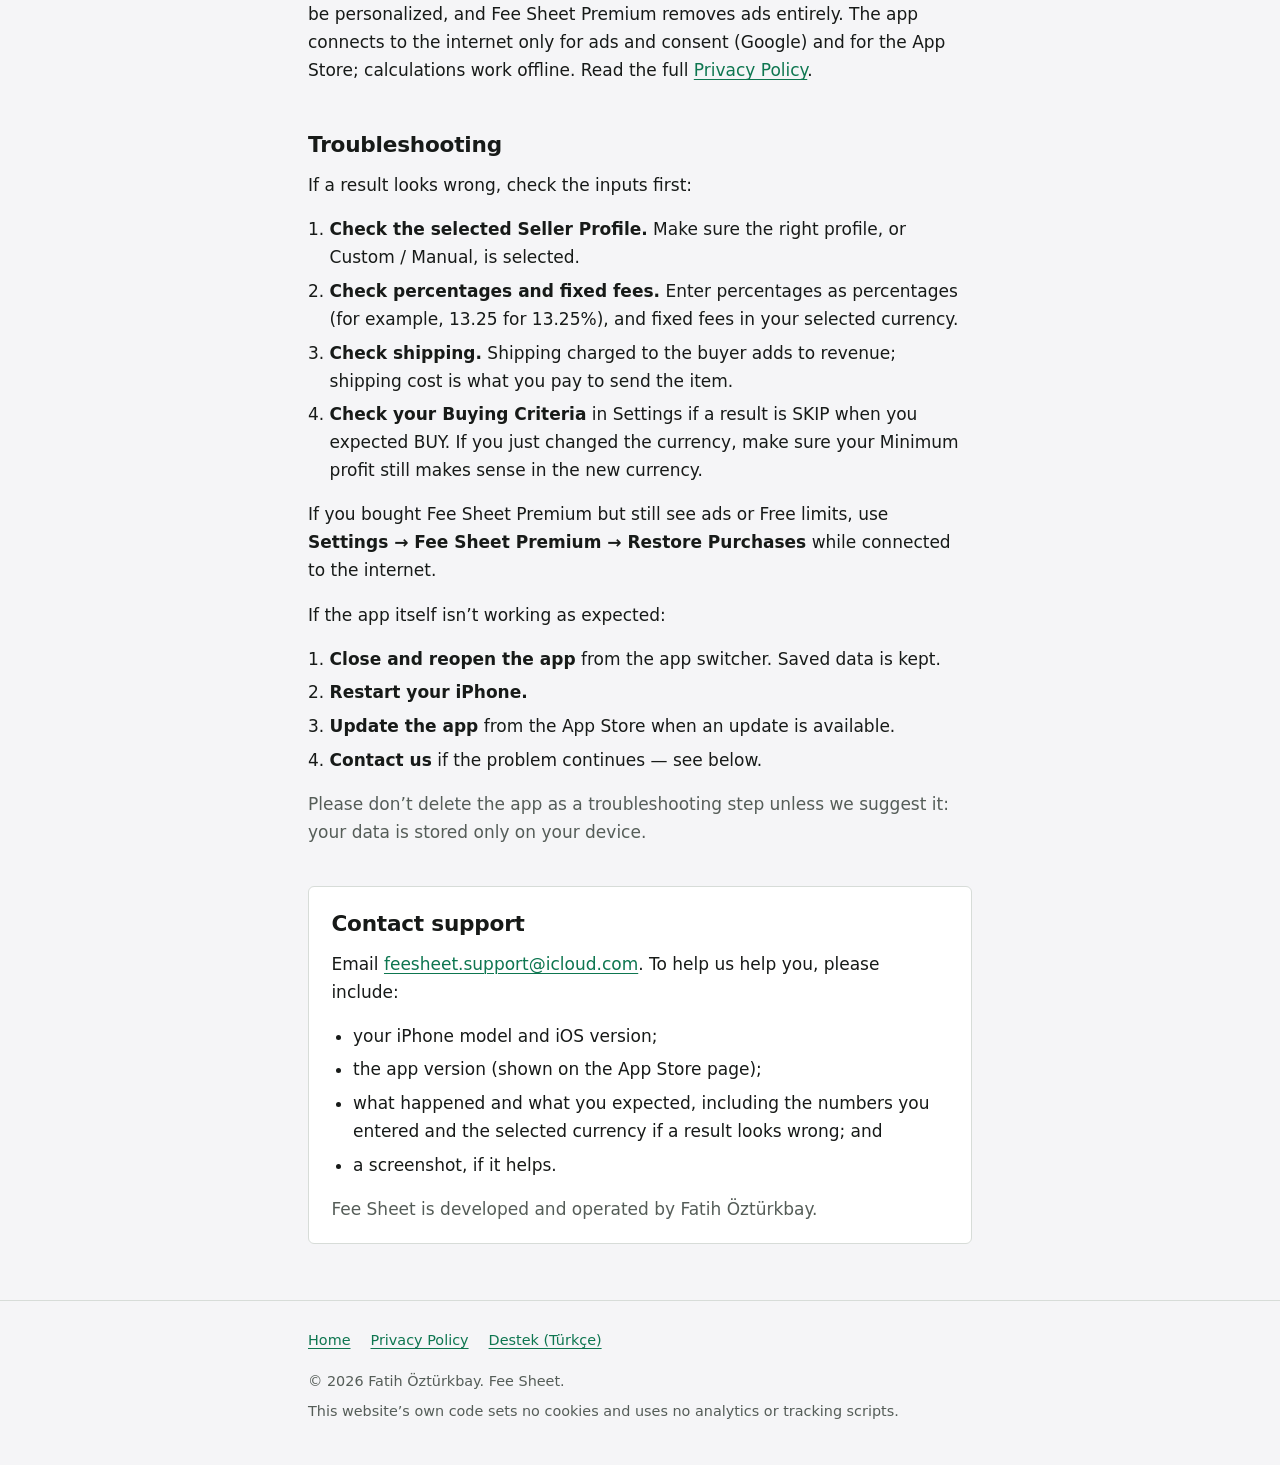
<file: support/index.html>
<!doctype html>
<html lang="en">
<head>
  <meta charset="utf-8">
  <meta name="viewport" content="width=device-width, initial-scale=1">
  <title>Support — Fee Sheet</title>
  <meta name="description" content="Help for Fee Sheet: Check Deal, BUY and SKIP, Target Sale, Maximum Buy Price, Buying Criteria, entering fees, Seller Profiles, Saved Deals, currency, language, Appearance, ads, Fee Sheet Premium, Restore Purchases, ad privacy choices, new devices and troubleshooting.">
  <link rel="canonical" href="https://ozturkbay.github.io/fee-sheet-support/support/">
  <link rel="alternate" hreflang="en" href="https://ozturkbay.github.io/fee-sheet-support/support/">
  <link rel="alternate" hreflang="tr" href="https://ozturkbay.github.io/fee-sheet-support/support/tr/">
  <meta name="theme-color" content="#F5F5F7" media="(prefers-color-scheme: light)">
  <meta name="theme-color" content="#0D1116" media="(prefers-color-scheme: dark)">
  <link rel="icon" type="image/png" sizes="64x64" href="../assets/images/favicon.png">
  <link rel="apple-touch-icon" href="../assets/images/apple-touch-icon.png">
  <link rel="stylesheet" href="../assets/css/styles.css">
</head>
<body>
  <a class="skip-link" href="#main">Skip to content</a>

  <header class="site-header">
    <div class="container">
      <a class="brand" href="../">
        <img src="../assets/images/fee-sheet-icon.png" alt="" width="32" height="32">
        <span>Fee Sheet</span>
      </a>
      <a class="lang-switch" href="tr/" hreflang="tr" lang="tr">Türkçe</a>
    </div>
  </header>

  <main id="main">
    <div class="container">
      <h1>Support</h1>
      <p class="lead">Answers to common questions about Fee Sheet. If you can’t find what you need, email <a href="mailto:feesheet.support@icloud.com">feesheet.support@icloud.com</a>.</p>

      <section class="card" aria-labelledby="about">
        <h2 id="about">About Fee Sheet</h2>
        <p>Fee Sheet is a resale profit calculator for iPhone. It answers two sourcing questions: <strong>should I buy this item to resell?</strong> and <strong>what is the minimum price I need to sell it for?</strong></p>
        <p>Every calculation is free and works offline. There is no account to create, and your data is stored only on your device.</p>
        <p>Fee Sheet is free to download and shows ads from Google AdMob. <strong>Fee Sheet Premium</strong>, an optional one-time purchase, removes all ads and Free limits.</p>
      </section>

      <nav class="toc" aria-labelledby="toc-title">
        <h2 id="toc-title">Topics</h2>
        <ul>
          <li><a href="#check-deal">Check Deal: BUY or SKIP</a></li>
          <li><a href="#target-sale">Target Sale</a></li>
          <li><a href="#max-buy">Maximum Buy Price</a></li>
          <li><a href="#criteria">Buying Criteria</a></li>
          <li><a href="#fees">Entering fees</a></li>
          <li><a href="#profiles">Seller Profiles</a></li>
          <li><a href="#saved-deals">Saved Deals</a></li>
          <li><a href="#currency">Currency</a></li>
          <li><a href="#language">Language</a></li>
          <li><a href="#appearance">Appearance</a></li>
          <li><a href="#help">Help &amp; Quick Start</a></li>
          <li><a href="#price">Free version and Fee Sheet Premium</a></li>
          <li><a href="#ads">Ads and Premium: common questions</a></li>
          <li><a href="#new-device">New or replacement iPhone</a></li>
          <li><a href="#privacy">Privacy</a></li>
          <li><a href="#troubleshooting">Troubleshooting</a></li>
          <li><a href="#contact">Contact support</a></li>
        </ul>
      </nav>

      <section aria-labelledby="check-deal">
        <h2 id="check-deal">Check Deal: BUY or SKIP</h2>
        <p>On the calculator, choose <span class="path">Check Deal</span>. Enter the purchase price, the expected sale price and your costs and fees. Fee Sheet shows the <strong>estimated net profit</strong>, ROI, margin, Break-even Sale Price and Maximum Buy Price.</p>
        <p>The result is <strong>BUY</strong> only when the deal meets <strong>both</strong> of your Buying Criteria: the minimum profit and the minimum ROI. If either one is missed, the result is <strong>SKIP</strong>.</p>
        <ul>
          <li><strong>ROI</strong> is net profit divided by purchase price. If you pay $20 and make $20 profit, ROI is 100%.</li>
          <li><strong>Margin</strong> is net profit as a percentage of total gross revenue (sale price plus shipping charged to the buyer).</li>
          <li><strong>Break-even Sale Price</strong> is the lowest item price that avoids a loss with the current costs and fees.</li>
        </ul>
        <p>ROI shows “—” when the purchase price is zero, and margin shows “—” when gross revenue is zero.</p>
      </section>

      <section aria-labelledby="target-sale">
        <h2 id="target-sale">Target Sale</h2>
        <p>Choose <span class="path">Target Sale</span> to work backwards: enter what you pay and your costs, and Fee Sheet finds the <strong>minimum item sale price</strong> that meets both your minimum profit and minimum ROI.</p>
        <p>Shipping charged to the buyer is kept separate from the recommended item price. Tap <span class="path">Use this price</span> to copy the price into Check Deal and review the full result.</p>
        <p>Target Sale can’t be calculated when the combined percentage fees are 100% or more.</p>
      </section>

      <section aria-labelledby="max-buy">
        <h2 id="max-buy">Maximum Buy Price</h2>
        <p>The <strong>Maximum Buy Price</strong> (shown under BUY LIMIT) is the most you can pay for an item while still meeting your current minimum profit and ROI, based on the sale price, costs and fees you entered. It is shown whether the result is BUY or SKIP.</p>
        <p>A Maximum Buy Price of zero (for example, $0.00) means that no positive purchase price meets both targets at that sale price.</p>
      </section>

      <section aria-labelledby="criteria">
        <h2 id="criteria">Buying Criteria</h2>
        <p>Your Buying Criteria are the targets used for BUY or SKIP, Target Sale and Maximum Buy Price. Set them under <strong>BUYING CRITERIA</strong> in <span class="path">Settings</span>:</p>
        <ul>
          <li><strong>Minimum profit</strong> — default <span class="num">15</span>, shown in your selected currency (for example, $15).</li>
          <li><strong>Minimum ROI</strong> — default <span class="num">50%</span>.</li>
        </ul>
        <p>Tap <span class="path">Save settings</span> to apply them. Changes apply to new calculations; Saved Deals keep the criteria that were used when they were saved.</p>
      </section>

      <section aria-labelledby="fees">
        <h2 id="fees">Entering fees</h2>
        <p>Fee Sheet does not know any marketplace’s official fees and does not download fee tables. <strong>You enter your own fees</strong>, based on the marketplace and account you sell with:</p>
        <ul>
          <li><strong>Percentage fees</strong> — marketplace fee, advertising fee and payment processing fee. Each is applied to gross revenue: the sale price plus shipping charged to the buyer.</li>
          <li><strong>Fixed fees</strong> — fixed marketplace fee and payment processing fixed fee, per sale, in your selected currency.</li>
          <li><strong>Other costs</strong> — shipping cost, packaging and supplies, and any other cost of the sale.</li>
        </ul>
        <p>Marketplace fees vary by category, account and region, and they change over time. Check your marketplace’s current fee information and update your numbers when it changes.</p>
        <div class="note">
          <p><strong>Results are estimates.</strong> They are only as accurate as the numbers you enter. Fee Sheet does not guarantee any profit and is not financial, tax or accounting advice.</p>
        </div>
      </section>

      <section aria-labelledby="profiles">
        <h2 id="profiles">Seller Profiles</h2>
        <p>A Seller Profile saves a set of fee assumptions, such as the fees for one of your selling accounts, so you don’t have to enter them every time.</p>
        <ul>
          <li><strong>Create:</strong> go to <span class="path">Settings → Seller Profiles → Add Profile</span>, give it a name and enter its fees.</li>
          <li><strong>Use:</strong> in the calculator, choose a profile under <span class="path">Seller Profile</span>. Choose <span class="path">Custom / Manual</span> to type fees for a single calculation.</li>
          <li><strong>Edit or delete:</strong> open the profile in <span class="path">Settings → Seller Profiles</span>.</li>
        </ul>
        <p>The free version keeps up to <span class="num">2</span> Seller Profiles. Fee Sheet Premium, or a 24-hour unlock from a rewarded ad, allows unlimited profiles. See <a href="#price">Free version and Fee Sheet Premium</a>.</p>
        <h3>Compare Profiles</h3>
        <p>With at least two Seller Profiles, tap <span class="path">Compare Profiles</span> in Check Deal to see the same deal with each profile’s fees. <strong>BEST PROFIT</strong> marks the profile with the highest estimated net profit. Comparisons use your current Buying Criteria and are not saved.</p>
        <p>In the free version, Compare Profiles uses your first 2 profiles. Premium, or a 24-hour unlock from a rewarded ad, compares all of them.</p>
      </section>

      <section aria-labelledby="saved-deals">
        <h2 id="saved-deals">Saved Deals</h2>
        <p>After checking a deal, tap <span class="path">Save Deal</span> and give it a name. Open your list with <span class="path">Saved</span> on the calculator.</p>
        <p>A Saved Deal is a <strong>snapshot</strong>: it keeps the numbers you entered, the result, the Buying Criteria at the time it was saved and the currency it was saved in. Editing a Seller Profile or changing your Buying Criteria later does not change it.</p>
        <p><span class="path">Recalculate with current settings</span> loads the deal into Check Deal using your current Buying Criteria. The original Saved Deal is <strong>not overwritten</strong>; save the new result as a separate deal if you want to keep it.</p>
        <p>To remove a Saved Deal, open it and delete it. This can’t be undone.</p>
        <p>The free version keeps up to <span class="num">5</span> Saved Deals. Fee Sheet Premium, or a 24-hour unlock from a rewarded ad, allows unlimited Saved Deals.</p>
      </section>

      <section aria-labelledby="currency">
        <h2 id="currency">Currency</h2>
        <p>In <span class="path">Settings</span>, under <strong>CURRENCY</strong>, choose <strong>US Dollar</strong> (the default) or <strong>Turkish Lira</strong>. Your choice applies right away.</p>
        <ul>
          <li><strong>Only the symbol and number format change.</strong> With US Dollar, amounts look like <span class="num">$1,234.56</span> and percentages like <span class="num">12.5%</span>; with Turkish Lira, <span class="num">₺1.234,56</span> and <span class="num">%12,5</span>.</li>
          <li><strong>Amounts are never converted.</strong> Fee Sheet uses no exchange rates; the numbers you entered stay the same. This includes your Minimum profit target, so update it for the new currency if needed.</li>
          <li><strong>Saved deals keep their own currency.</strong> Each deal is shown in the currency it was saved in. Deals saved before this update are shown in US Dollars.</li>
          <li><strong>Decimal separator:</strong> when entering numbers, you can use either a decimal point or a decimal comma; for example, <span class="num">13.25</span> and <span class="num">13,25</span> are the same value.</li>
        </ul>
      </section>

      <section aria-labelledby="language">
        <h2 id="language">Language</h2>
        <p>Fee Sheet is available in English and Turkish. In the app, open <span class="path">Settings → Language / Dil</span> and choose <strong>System</strong>, <strong>Türkçe</strong> or <strong>English</strong>. The change applies right away, without restarting the app, and is remembered. (The in-app choice is available from version 1.0.1.)</p>
        <p><strong>System</strong> (the default) follows your iPhone’s language: if your iPhone is set to Turkish, the app is in Turkish; otherwise it uses English. With System selected you can also set a language for Fee Sheet only in <span class="path">Settings → Fee Sheet → Language</span> on your iPhone.</p>
        <p class="muted">Texts shown by iOS itself, such as the tracking permission prompt and the app name on the Home Screen, always follow your iPhone’s language.</p>
      </section>

      <section aria-labelledby="appearance">
        <h2 id="appearance">Appearance</h2>
        <p>Go to <span class="path">Settings → Appearance</span> and choose <strong>System</strong>, <strong>Light</strong> or <strong>Dark</strong>. System is the default and follows your iPhone’s light or dark setting.</p>
      </section>

      <section aria-labelledby="help">
        <h2 id="help">Help &amp; Quick Start</h2>
        <p>Open <span class="path">Settings → Help &amp; Quick Start</span> for a short guide and plain-language definitions of the financial terms. Tap <span class="path">Try a sample deal</span> there to explore the calculator with example numbers. Sample values are for practice and are not saved.</p>
        <p>The first time you open Fee Sheet, <span class="path">Show me how it works</span> starts a short guided tour that highlights where to enter prices and fees and where to read the result. You can skip it at any step, and run it again any time from <span class="path">Help &amp; Quick Start → Replay quick tour</span>.</p>
      </section>

      <section aria-labelledby="price">
        <h2 id="price">Free version and Fee Sheet Premium</h2>
        <p>Fee Sheet is free to download. <strong>Every calculation is free and unlimited</strong>: Check Deal, Target Sale, Maximum Buy Price, break-even and BUY/SKIP. The free version shows ads and has these limits:</p>
        <ul>
          <li>up to <span class="num">5</span> Saved Deals;</li>
          <li>up to <span class="num">2</span> Seller Profiles;</li>
          <li>Compare Profiles uses your first 2 profiles.</li>
        </ul>
        <p>Your existing records are <strong>never deleted</strong> when a limit applies.</p>
        <p><strong>Fee Sheet Premium</strong> is a one-time in-app purchase (US$2.99 in the United States; the price for your region is shown on the App Store before you buy and is not affected by the in-app currency setting). It removes all ads and all Free limits: unlimited Seller Profiles and Saved Deals, and Compare Profiles with all your profiles. It is not a subscription. Buy it, or restore it, in <span class="path">Settings → Fee Sheet Premium</span>.</p>
        <p>Payments and refunds are handled by Apple. We can’t issue refunds ourselves; to request one, use Apple’s <a href="https://reportaproblem.apple.com/">Report a Problem</a> page.</p>
      </section>

      <section aria-labelledby="ads">
        <h2 id="ads">Ads and Premium: common questions</h2>

        <h3 id="why-ads">Why do I see ads?</h3>
        <p>Ads keep Fee Sheet free to download and keep every calculation free. Ads come from Google AdMob. Full-screen ads appear only between tasks: after you save a deal, after you save a Seller Profile, or before Compare Profiles opens. They never appear while you are entering numbers or in the first 10 minutes after you first open the app, and they are spaced out with a daily cap. There are no banner ads.</p>

        <h3 id="remove-ads">How do I remove ads?</h3>
        <p>Buy <strong>Fee Sheet Premium</strong> in <span class="path">Settings → Fee Sheet Premium</span>. It is a one-time purchase, not a subscription. With Premium, you see no ads, the app makes no ad requests, and all Free limits are removed.</p>

        <h3 id="rewarded">What does watching an ad unlock?</h3>
        <p>You can choose to watch a rewarded ad to remove a Free limit for 24 hours:</p>
        <ul>
          <li><strong>Saved Deals:</strong> unlimited Saved Deals for 24 hours; or</li>
          <li><strong>Seller Profiles:</strong> unlimited Seller Profiles and Compare Profiles with all your profiles for 24 hours.</li>
        </ul>
        <p>Rewarded ads only play when you choose to watch one. When the 24 hours end, the limit applies again, but nothing you saved is deleted.</p>

        <h3 id="restore">How do I restore Premium?</h3>
        <p>On a new iPhone, or after reinstalling the app, sign in with the Apple Account you used to buy Premium, then go to <span class="path">Settings → Fee Sheet Premium</span> and tap <span class="path">Restore Purchases</span>. Restoring is free. Once restored, Premium also works offline.</p>

        <h3 id="ad-privacy">How do I change my ad privacy or tracking choices?</h3>
        <ul>
          <li><strong>Tracking:</strong> in your iPhone’s <span class="path">Settings → Privacy &amp; Security → Tracking</span>, turn tracking on or off for Fee Sheet.</li>
          <li><strong>Consent:</strong> where Google’s consent form is required (for example, in the European Economic Area, the United Kingdom, Switzerland and US states with privacy regulations), go to <span class="path">Settings → Ad privacy choices</span> in the app.</li>
        </ul>
        <p>If you decline tracking or consent, you still see ads, but they are non-personalized or limited. Learn more in the <a href="../privacy/#consent">Privacy Policy</a>.</p>
      </section>

      <section aria-labelledby="new-device">
        <h2 id="new-device">New or replacement iPhone</h2>
        <p>Fee Sheet is free to download on any iPhone. If you bought Fee Sheet Premium, sign in with the same Apple Account and use <span class="path">Settings → Fee Sheet Premium → Restore Purchases</span> to get it back at no extra cost.</p>
        <div class="note">
          <p><strong>Your data does not transfer automatically.</strong> Fee Sheet has no account or cloud sync. Your Buying Criteria, Seller Profiles and Saved Deals move to a new iPhone only if you restore it from a device backup (such as iCloud Backup) or transfer your data from your old iPhone during setup, and the backup includes the app’s data.</p>
        </div>
        <p>Deleting the app deletes its data from your device. If you want to keep your Saved Deals and Seller Profiles, don’t delete the app before your data has been moved or backed up.</p>
      </section>

      <section aria-labelledby="privacy">
        <h2 id="privacy">Privacy</h2>
        <p>Fee Sheet has no account, no server and no analytics of its own, and we never receive your Buying Criteria, Seller Profiles or Saved Deals: they stay on your device. The free version shows ads from Google AdMob, and Google’s SDKs may collect data such as your IP address (for approximate location), device identifiers and ad interactions. You choose whether ads may be personalized, and Fee Sheet Premium removes ads entirely. The app connects to the internet only for ads and consent (Google) and for the App Store; calculations work offline. Read the full <a href="../privacy/">Privacy Policy</a>.</p>
      </section>

      <section aria-labelledby="troubleshooting">
        <h2 id="troubleshooting">Troubleshooting</h2>
        <p>If a result looks wrong, check the inputs first:</p>
        <ol>
          <li><strong>Check the selected Seller Profile.</strong> Make sure the right profile, or Custom / Manual, is selected.</li>
          <li><strong>Check percentages and fixed fees.</strong> Enter percentages as percentages (for example, 13.25 for 13.25%), and fixed fees in your selected currency.</li>
          <li><strong>Check shipping.</strong> Shipping charged to the buyer adds to revenue; shipping cost is what you pay to send the item.</li>
          <li><strong>Check your Buying Criteria</strong> in Settings if a result is SKIP when you expected BUY. If you just changed the currency, make sure your Minimum profit still makes sense in the new currency.</li>
        </ol>
        <p>If you bought Fee Sheet Premium but still see ads or Free limits, use <span class="path">Settings → Fee Sheet Premium → Restore Purchases</span> while connected to the internet.</p>
        <p>If the app itself isn’t working as expected:</p>
        <ol>
          <li><strong>Close and reopen the app</strong> from the app switcher. Saved data is kept.</li>
          <li><strong>Restart your iPhone.</strong></li>
          <li><strong>Update the app</strong> from the App Store when an update is available.</li>
          <li><strong>Contact us</strong> if the problem continues — see below.</li>
        </ol>
        <p class="muted">Please don’t delete the app as a troubleshooting step unless we suggest it: your data is stored only on your device.</p>
      </section>

      <section class="card contact" aria-labelledby="contact">
        <h2 id="contact">Contact support</h2>
        <p>Email <a href="mailto:feesheet.support@icloud.com?subject=Fee%20Sheet%20Support">feesheet.support@icloud.com</a>. To help us help you, please include:</p>
        <ul>
          <li>your iPhone model and iOS version;</li>
          <li>the app version (shown on the App Store page);</li>
          <li>what happened and what you expected, including the numbers you entered and the selected currency if a result looks wrong; and</li>
          <li>a screenshot, if it helps.</li>
        </ul>
        <p class="muted">Fee Sheet is developed and operated by Fatih Öztürkbay.</p>
      </section>
    </div>
  </main>

  <footer class="site-footer">
    <div class="container">
      <nav aria-label="Footer">
        <ul>
          <li><a href="../">Home</a></li>
          <li><a href="../privacy/">Privacy Policy</a></li>
          <li><a href="tr/" hreflang="tr" lang="tr">Destek (Türkçe)</a></li>
        </ul>
      </nav>
      <p>&copy; 2026 Fatih Öztürkbay. Fee Sheet.</p>
      <p>This website’s own code sets no cookies and uses no analytics or tracking scripts.</p>
    </div>
  </footer>
</body>
</html>
</file>
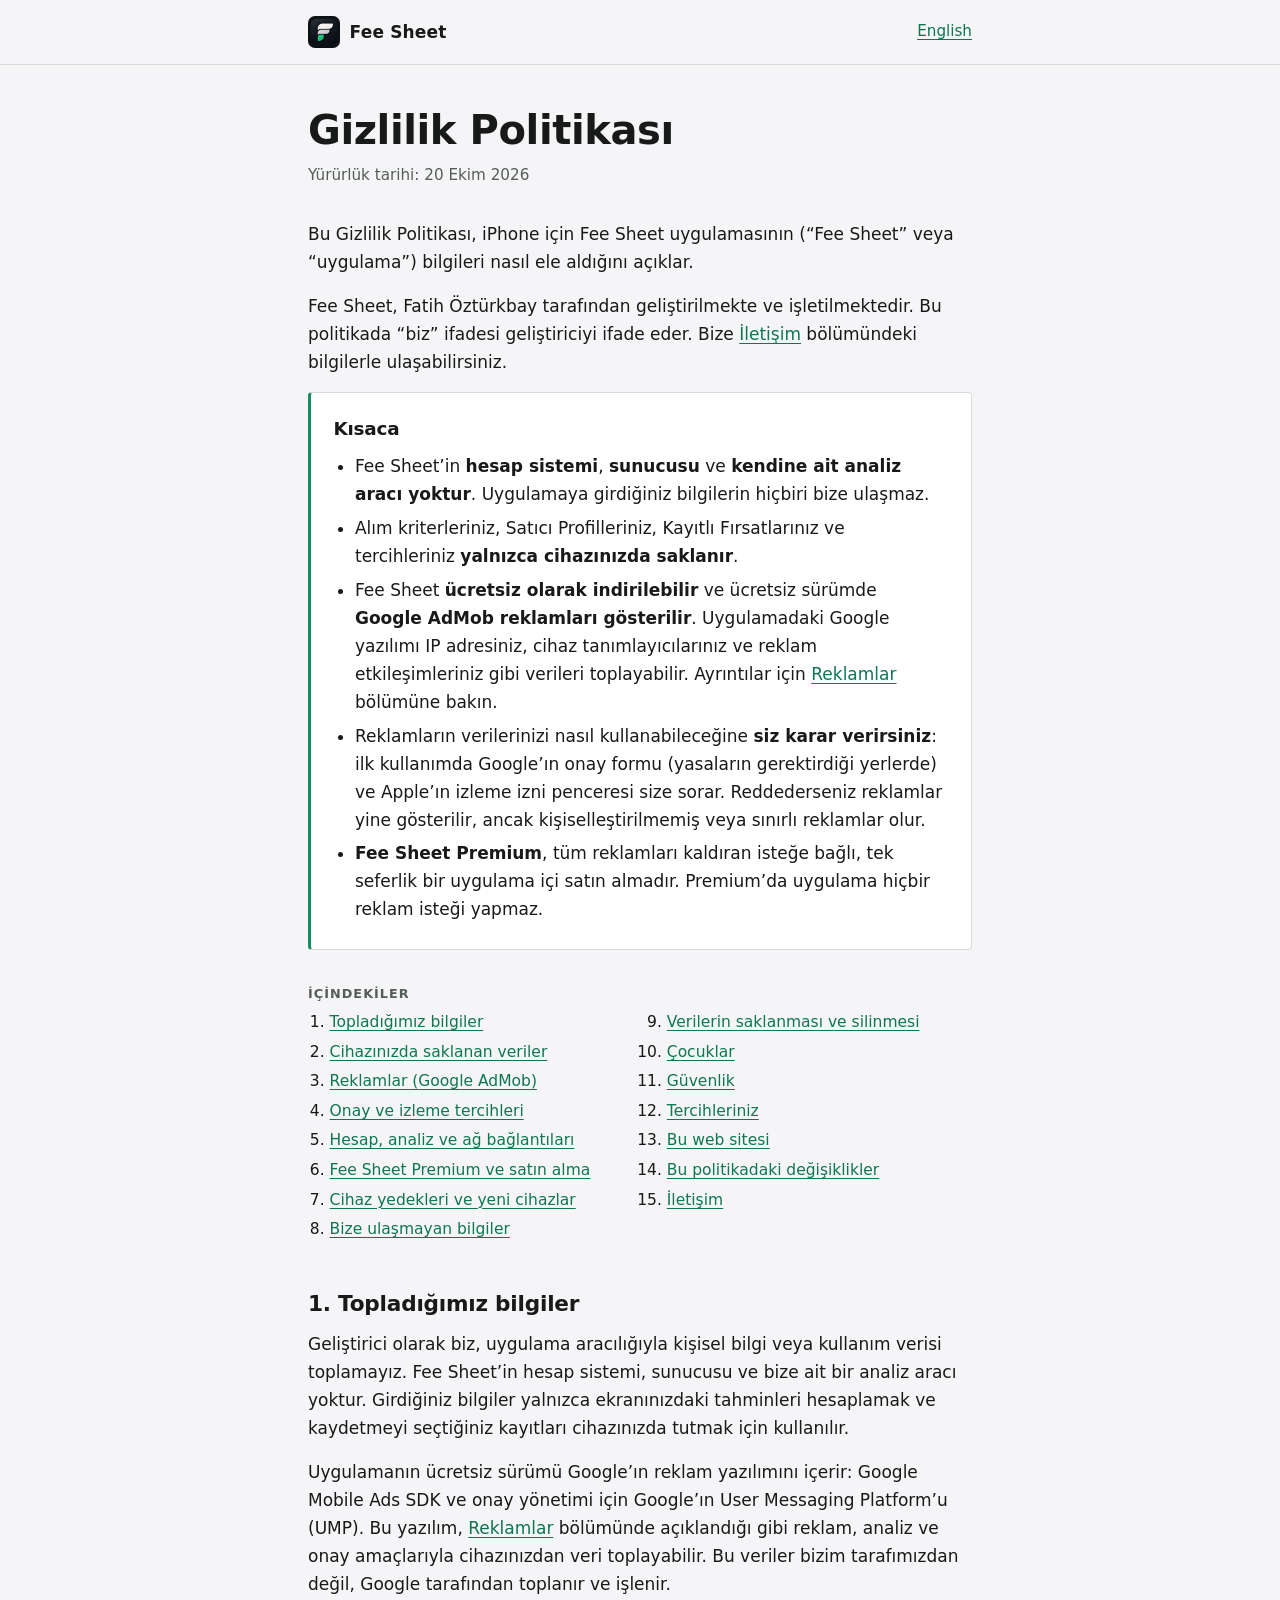
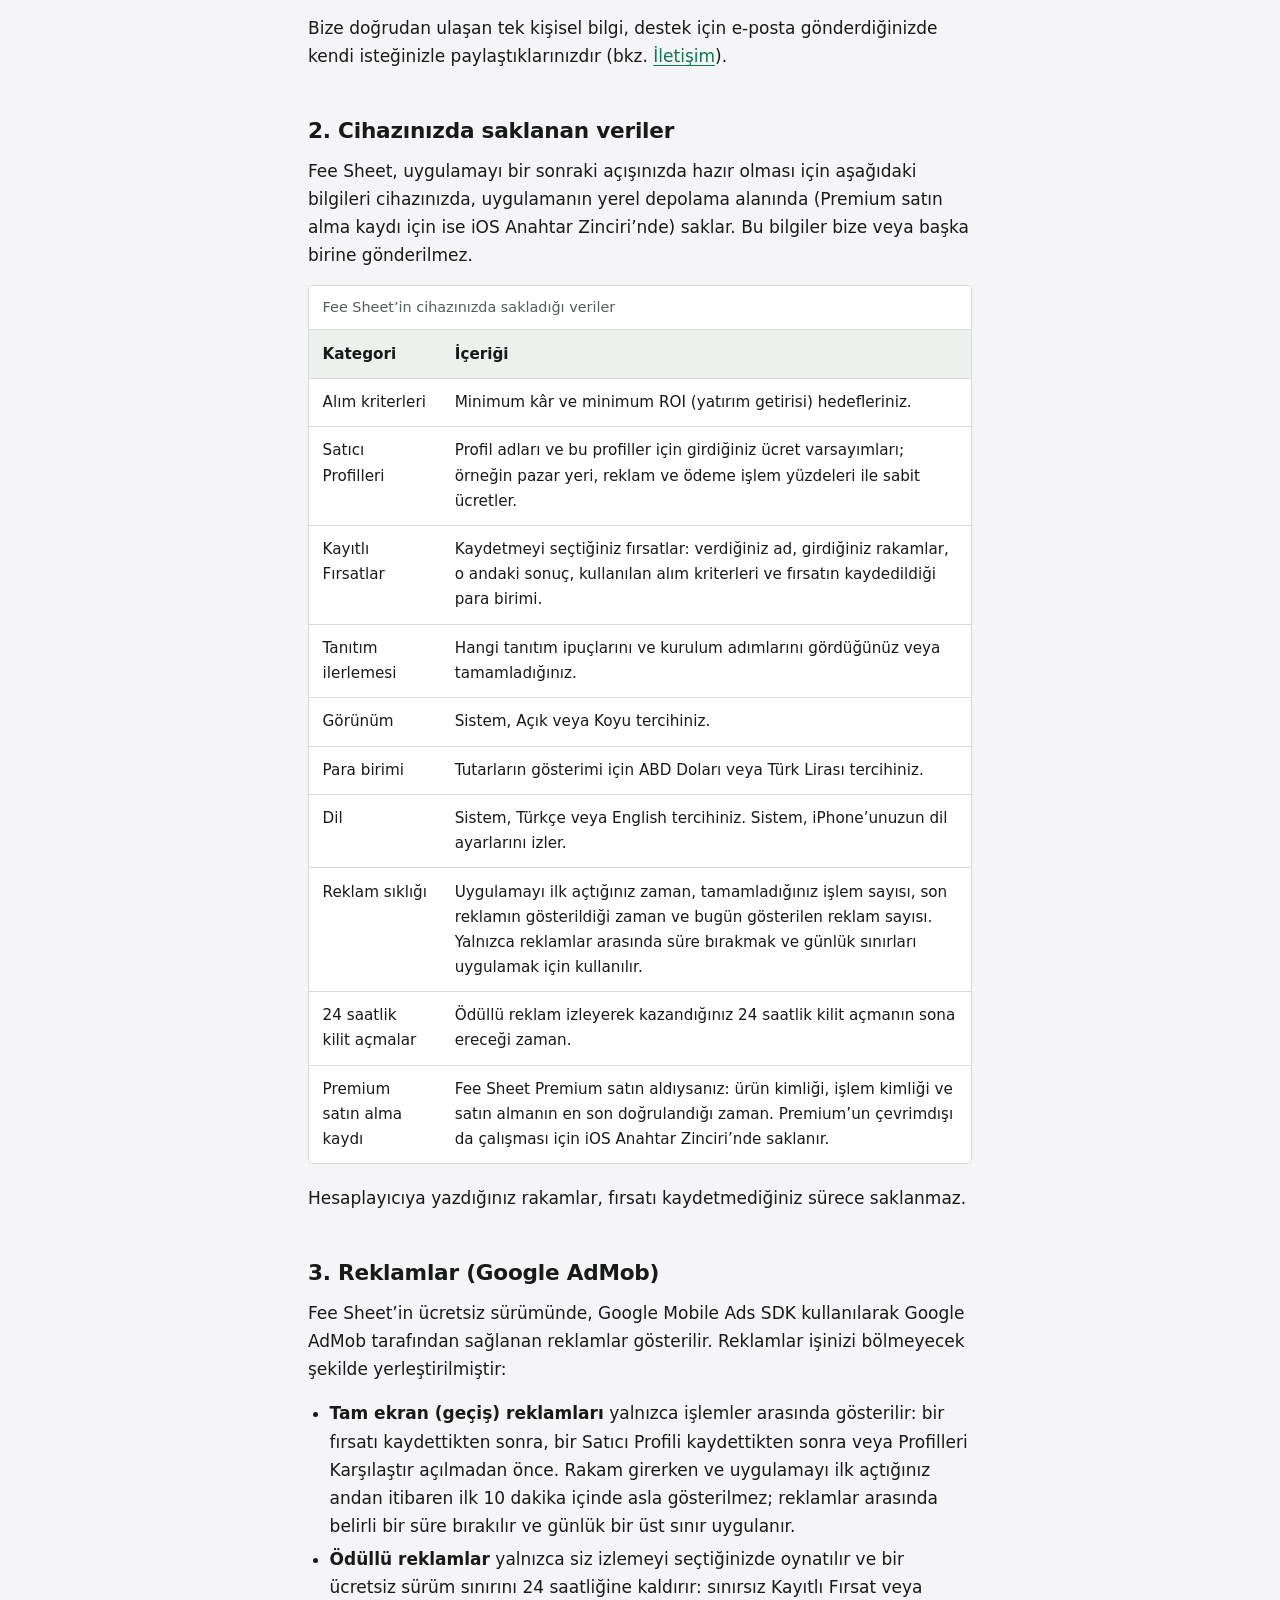
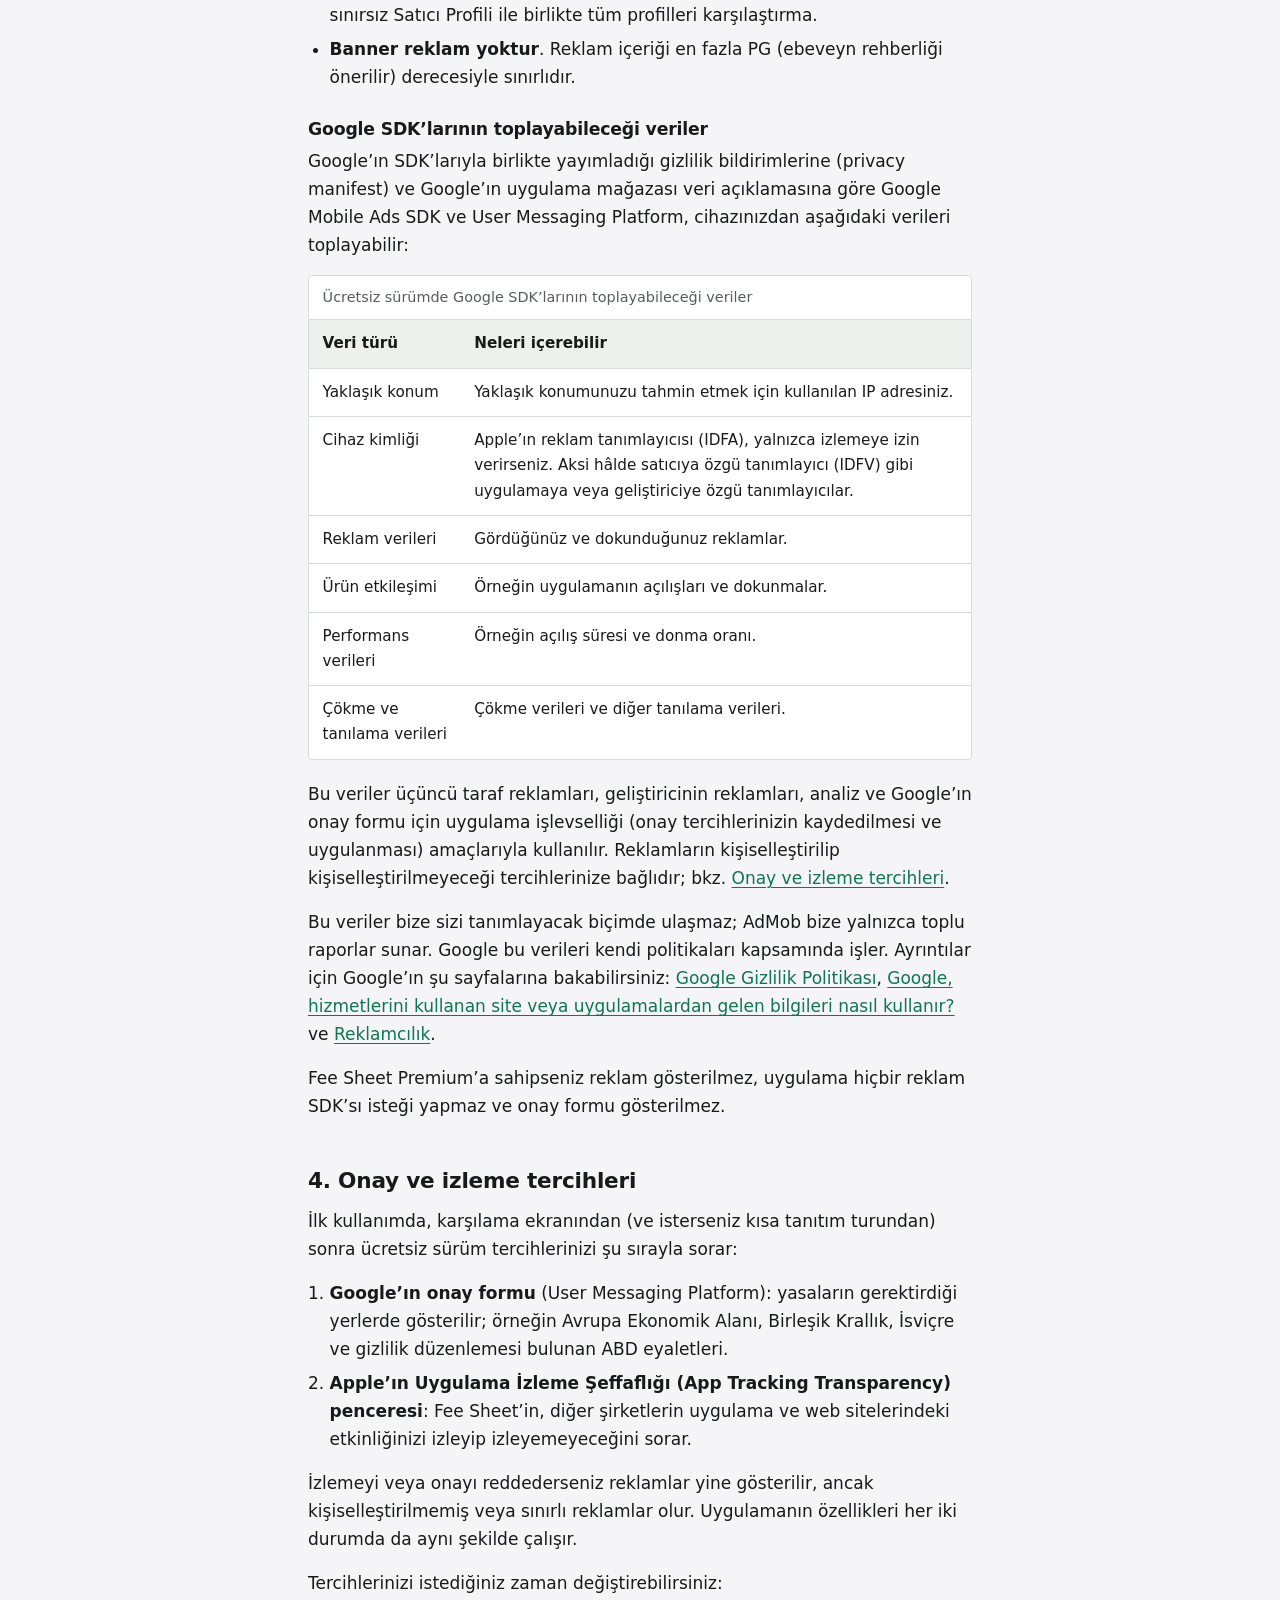
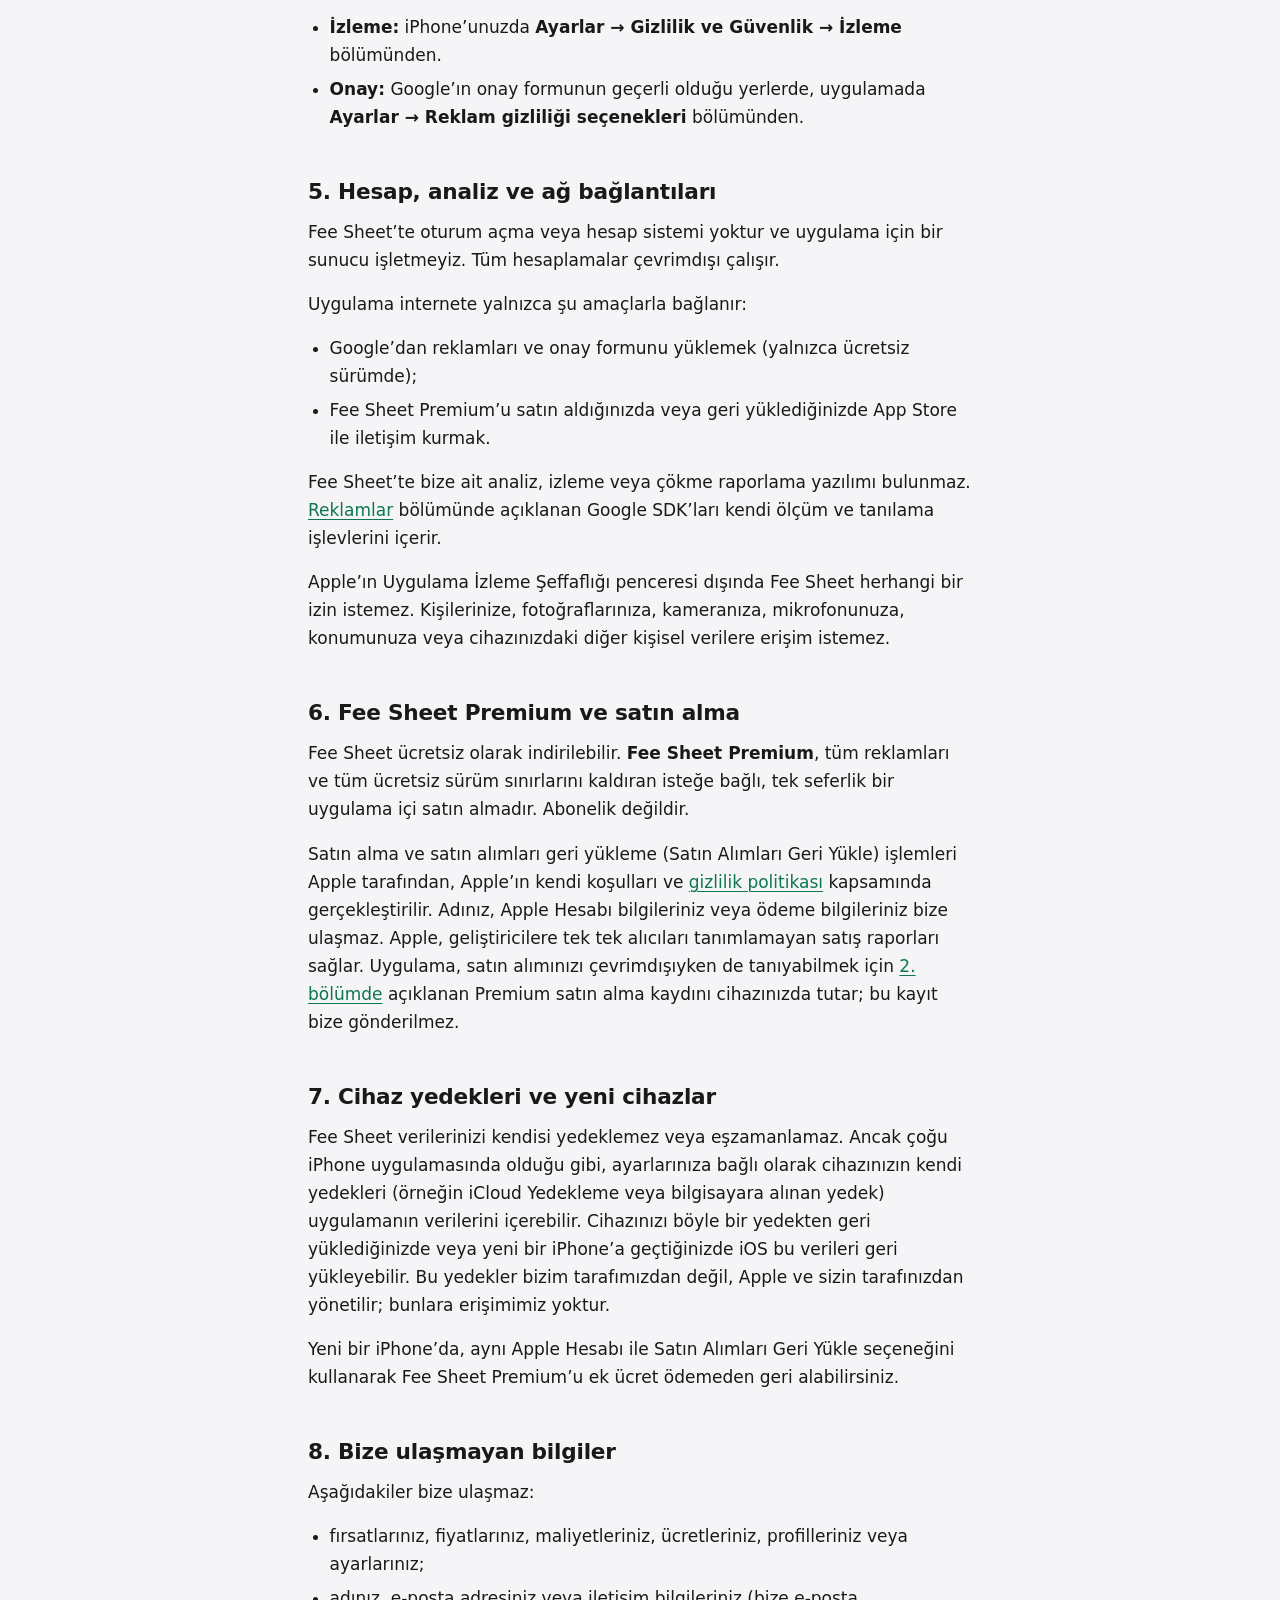
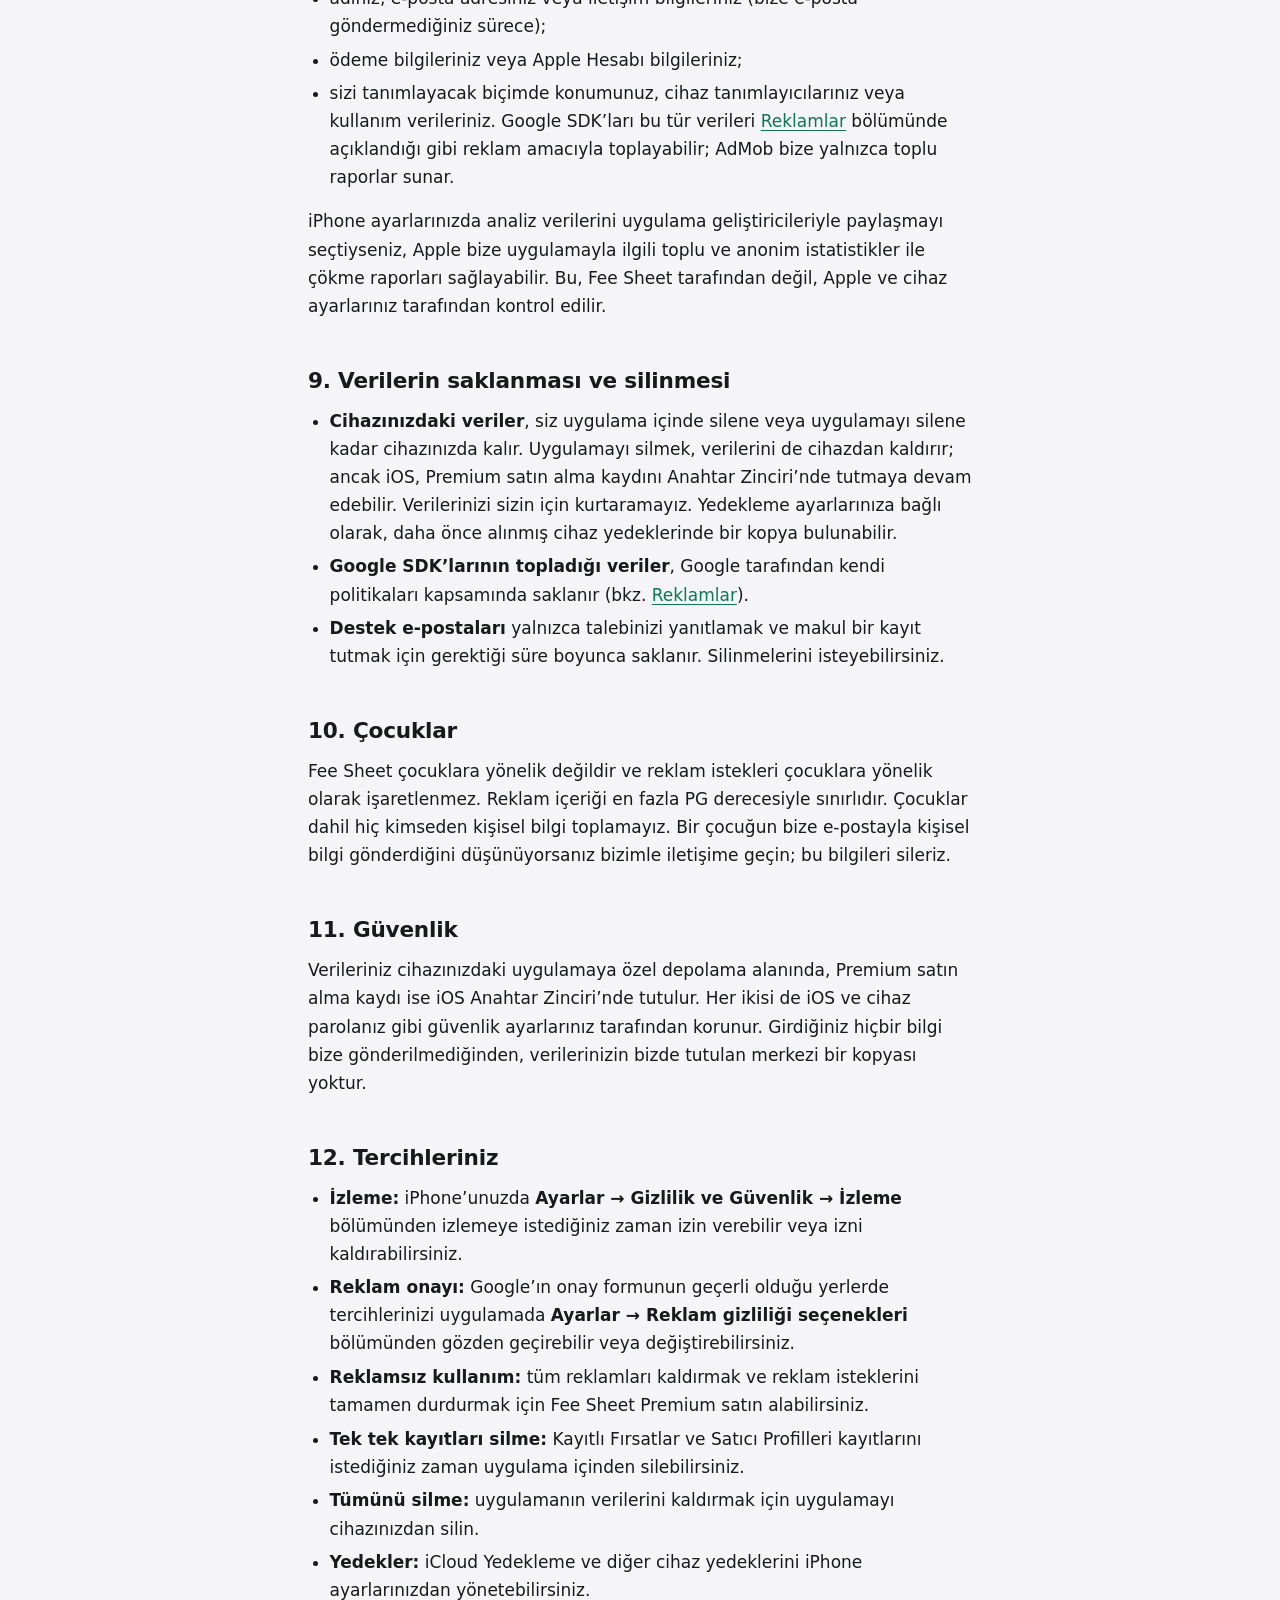
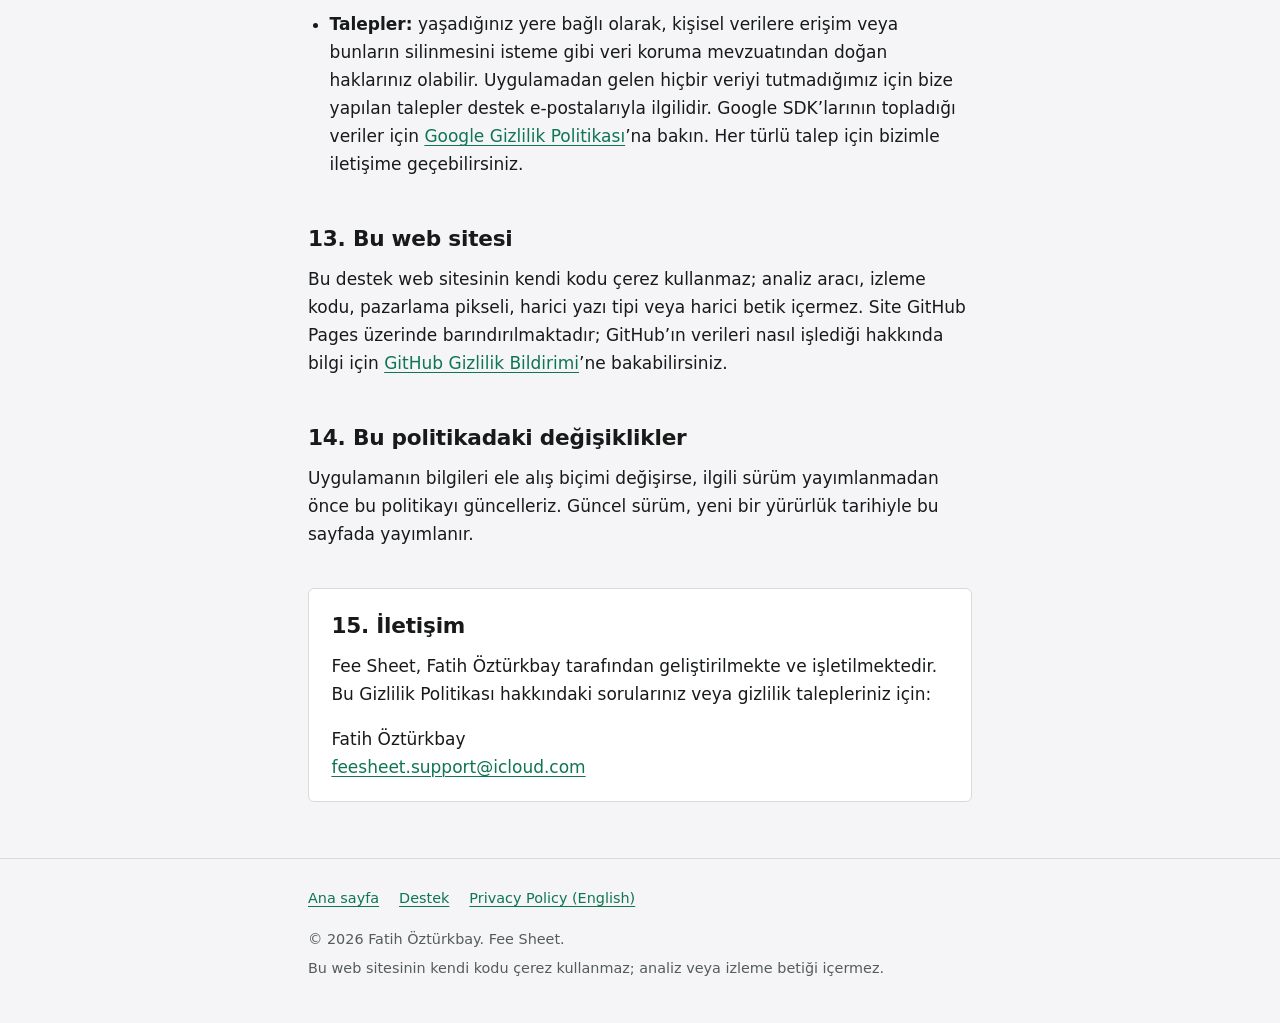
<file: privacy/tr/index.html>
<!doctype html>
<html lang="tr">
<head>
  <meta charset="utf-8">
  <meta name="viewport" content="width=device-width, initial-scale=1">
  <title>Gizlilik Politikası — Fee Sheet</title>
  <meta name="description" content="iPhone için yeniden satış kâr hesaplayıcısı Fee Sheet’in Gizlilik Politikası: bize ait hesap, sunucu veya analiz yoktur; kayıtlarınız cihazınızda kalır. Ücretsiz sürümde Google AdMob reklamları gösterilir; Fee Sheet Premium reklamları kaldırır.">
  <link rel="canonical" href="https://ozturkbay.github.io/fee-sheet-support/privacy/tr/">
  <link rel="alternate" hreflang="en" href="https://ozturkbay.github.io/fee-sheet-support/privacy/">
  <link rel="alternate" hreflang="tr" href="https://ozturkbay.github.io/fee-sheet-support/privacy/tr/">
  <meta name="theme-color" content="#F5F5F7" media="(prefers-color-scheme: light)">
  <meta name="theme-color" content="#0D1116" media="(prefers-color-scheme: dark)">
  <link rel="icon" type="image/png" sizes="64x64" href="../../assets/images/favicon.png">
  <link rel="apple-touch-icon" href="../../assets/images/apple-touch-icon.png">
  <link rel="stylesheet" href="../../assets/css/styles.css">
</head>
<body>
  <a class="skip-link" href="#main">İçeriğe geç</a>

  <header class="site-header">
    <div class="container">
      <a class="brand" href="../../">
        <img src="../../assets/images/fee-sheet-icon.png" alt="" width="32" height="32">
        <span>Fee Sheet</span>
      </a>
      <a class="lang-switch" href="../" hreflang="en" lang="en">English</a>
    </div>
  </header>

  <main id="main">
    <div class="container">
      <h1>Gizlilik Politikası</h1>
      <p class="meta">Yürürlük tarihi: 20 Ekim 2026</p>

      <p>Bu Gizlilik Politikası, iPhone için Fee Sheet uygulamasının (“Fee Sheet” veya “uygulama”) bilgileri nasıl ele aldığını açıklar.</p>
      <p>Fee Sheet, Fatih Öztürkbay tarafından geliştirilmekte ve işletilmektedir. Bu politikada “biz” ifadesi geliştiriciyi ifade eder. Bize <a href="#contact">İletişim</a> bölümündeki bilgilerle ulaşabilirsiniz.</p>

      <section class="card summary" aria-labelledby="summary">
        <h2 id="summary">Kısaca</h2>
        <ul>
          <li>Fee Sheet’in <strong>hesap sistemi</strong>, <strong>sunucusu</strong> ve <strong>kendine ait analiz aracı yoktur</strong>. Uygulamaya girdiğiniz bilgilerin hiçbiri bize ulaşmaz.</li>
          <li>Alım kriterleriniz, Satıcı Profilleriniz, Kayıtlı Fırsatlarınız ve tercihleriniz <strong>yalnızca cihazınızda saklanır</strong>.</li>
          <li>Fee Sheet <strong>ücretsiz olarak indirilebilir</strong> ve ücretsiz sürümde <strong>Google AdMob reklamları gösterilir</strong>. Uygulamadaki Google yazılımı IP adresiniz, cihaz tanımlayıcılarınız ve reklam etkileşimleriniz gibi verileri toplayabilir. Ayrıntılar için <a href="#advertising">Reklamlar</a> bölümüne bakın.</li>
          <li>Reklamların verilerinizi nasıl kullanabileceğine <strong>siz karar verirsiniz</strong>: ilk kullanımda Google’ın onay formu (yasaların gerektirdiği yerlerde) ve Apple’ın izleme izni penceresi size sorar. Reddederseniz reklamlar yine gösterilir, ancak kişiselleştirilmemiş veya sınırlı reklamlar olur.</li>
          <li><strong>Fee Sheet Premium</strong>, tüm reklamları kaldıran isteğe bağlı, tek seferlik bir uygulama içi satın almadır. Premium’da uygulama hiçbir reklam isteği yapmaz.</li>
        </ul>
      </section>

      <nav class="toc" aria-labelledby="toc-title">
        <h2 id="toc-title">İçindekiler</h2>
        <ol>
          <li><a href="#information">Topladığımız bilgiler</a></li>
          <li><a href="#local-data">Cihazınızda saklanan veriler</a></li>
          <li><a href="#advertising">Reklamlar (Google AdMob)</a></li>
          <li><a href="#consent">Onay ve izleme tercihleri</a></li>
          <li><a href="#no-network">Hesap, analiz ve ağ bağlantıları</a></li>
          <li><a href="#purchase">Fee Sheet Premium ve satın alma</a></li>
          <li><a href="#backups">Cihaz yedekleri ve yeni cihazlar</a></li>
          <li><a href="#not-received">Bize ulaşmayan bilgiler</a></li>
          <li><a href="#retention">Verilerin saklanması ve silinmesi</a></li>
          <li><a href="#children">Çocuklar</a></li>
          <li><a href="#security">Güvenlik</a></li>
          <li><a href="#choices">Tercihleriniz</a></li>
          <li><a href="#website">Bu web sitesi</a></li>
          <li><a href="#changes">Bu politikadaki değişiklikler</a></li>
          <li><a href="#contact">İletişim</a></li>
        </ol>
      </nav>

      <section aria-labelledby="information">
        <h2 id="information">1. Topladığımız bilgiler</h2>
        <p>Geliştirici olarak biz, uygulama aracılığıyla kişisel bilgi veya kullanım verisi toplamayız. Fee Sheet’in hesap sistemi, sunucusu ve bize ait bir analiz aracı yoktur. Girdiğiniz bilgiler yalnızca ekranınızdaki tahminleri hesaplamak ve kaydetmeyi seçtiğiniz kayıtları cihazınızda tutmak için kullanılır.</p>
        <p>Uygulamanın ücretsiz sürümü Google’ın reklam yazılımını içerir: Google Mobile Ads SDK ve onay yönetimi için Google’ın User Messaging Platform’u (UMP). Bu yazılım, <a href="#advertising">Reklamlar</a> bölümünde açıklandığı gibi reklam, analiz ve onay amaçlarıyla cihazınızdan veri toplayabilir. Bu veriler bizim tarafımızdan değil, Google tarafından toplanır ve işlenir.</p>
        <p>Bize doğrudan ulaşan tek kişisel bilgi, destek için e-posta gönderdiğinizde kendi isteğinizle paylaştıklarınızdır (bkz. <a href="#contact">İletişim</a>).</p>
      </section>

      <section aria-labelledby="local-data">
        <h2 id="local-data">2. Cihazınızda saklanan veriler</h2>
        <p>Fee Sheet, uygulamayı bir sonraki açışınızda hazır olması için aşağıdaki bilgileri cihazınızda, uygulamanın yerel depolama alanında (Premium satın alma kaydı için ise iOS Anahtar Zinciri’nde) saklar. Bu bilgiler bize veya başka birine gönderilmez.</p>
        <div class="table-wrap">
          <table>
            <caption>Fee Sheet’in cihazınızda sakladığı veriler</caption>
            <thead>
              <tr><th scope="col">Kategori</th><th scope="col">İçeriği</th></tr>
            </thead>
            <tbody>
              <tr><td>Alım kriterleri</td><td>Minimum kâr ve minimum ROI (yatırım getirisi) hedefleriniz.</td></tr>
              <tr><td>Satıcı Profilleri</td><td>Profil adları ve bu profiller için girdiğiniz ücret varsayımları; örneğin pazar yeri, reklam ve ödeme işlem yüzdeleri ile sabit ücretler.</td></tr>
              <tr><td>Kayıtlı Fırsatlar</td><td>Kaydetmeyi seçtiğiniz fırsatlar: verdiğiniz ad, girdiğiniz rakamlar, o andaki sonuç, kullanılan alım kriterleri ve fırsatın kaydedildiği para birimi.</td></tr>
              <tr><td>Tanıtım ilerlemesi</td><td>Hangi tanıtım ipuçlarını ve kurulum adımlarını gördüğünüz veya tamamladığınız.</td></tr>
              <tr><td>Görünüm</td><td>Sistem, Açık veya Koyu tercihiniz.</td></tr>
              <tr><td>Para birimi</td><td>Tutarların gösterimi için ABD Doları veya Türk Lirası tercihiniz.</td></tr>
              <tr><td>Dil</td><td>Sistem, Türkçe veya English tercihiniz. Sistem, iPhone’unuzun dil ayarlarını izler.</td></tr>
              <tr><td>Reklam sıklığı</td><td>Uygulamayı ilk açtığınız zaman, tamamladığınız işlem sayısı, son reklamın gösterildiği zaman ve bugün gösterilen reklam sayısı. Yalnızca reklamlar arasında süre bırakmak ve günlük sınırları uygulamak için kullanılır.</td></tr>
              <tr><td>24 saatlik kilit açmalar</td><td>Ödüllü reklam izleyerek kazandığınız 24 saatlik kilit açmanın sona ereceği zaman.</td></tr>
              <tr><td>Premium satın alma kaydı</td><td>Fee Sheet Premium satın aldıysanız: ürün kimliği, işlem kimliği ve satın almanın en son doğrulandığı zaman. Premium’un çevrimdışı da çalışması için iOS Anahtar Zinciri’nde saklanır.</td></tr>
            </tbody>
          </table>
        </div>
        <p>Hesaplayıcıya yazdığınız rakamlar, fırsatı kaydetmediğiniz sürece saklanmaz.</p>
      </section>

      <section aria-labelledby="advertising">
        <h2 id="advertising">3. Reklamlar (Google AdMob)</h2>
        <p>Fee Sheet’in ücretsiz sürümünde, Google Mobile Ads SDK kullanılarak Google AdMob tarafından sağlanan reklamlar gösterilir. Reklamlar işinizi bölmeyecek şekilde yerleştirilmiştir:</p>
        <ul>
          <li><strong>Tam ekran (geçiş) reklamları</strong> yalnızca işlemler arasında gösterilir: bir fırsatı kaydettikten sonra, bir Satıcı Profili kaydettikten sonra veya Profilleri Karşılaştır açılmadan önce. Rakam girerken ve uygulamayı ilk açtığınız andan itibaren ilk 10 dakika içinde asla gösterilmez; reklamlar arasında belirli bir süre bırakılır ve günlük bir üst sınır uygulanır.</li>
          <li><strong>Ödüllü reklamlar</strong> yalnızca siz izlemeyi seçtiğinizde oynatılır ve bir ücretsiz sürüm sınırını 24 saatliğine kaldırır: sınırsız Kayıtlı Fırsat veya sınırsız Satıcı Profili ile birlikte tüm profilleri karşılaştırma.</li>
          <li><strong>Banner reklam yoktur</strong>. Reklam içeriği en fazla PG (ebeveyn rehberliği önerilir) derecesiyle sınırlıdır.</li>
        </ul>

        <h3>Google SDK’larının toplayabileceği veriler</h3>
        <p>Google’ın SDK’larıyla birlikte yayımladığı gizlilik bildirimlerine (privacy manifest) ve Google’ın uygulama mağazası veri açıklamasına göre Google Mobile Ads SDK ve User Messaging Platform, cihazınızdan aşağıdaki verileri toplayabilir:</p>
        <div class="table-wrap">
          <table>
            <caption>Ücretsiz sürümde Google SDK’larının toplayabileceği veriler</caption>
            <thead>
              <tr><th scope="col">Veri türü</th><th scope="col">Neleri içerebilir</th></tr>
            </thead>
            <tbody>
              <tr><td>Yaklaşık konum</td><td>Yaklaşık konumunuzu tahmin etmek için kullanılan IP adresiniz.</td></tr>
              <tr><td>Cihaz kimliği</td><td>Apple’ın reklam tanımlayıcısı (IDFA), yalnızca izlemeye izin verirseniz. Aksi hâlde satıcıya özgü tanımlayıcı (IDFV) gibi uygulamaya veya geliştiriciye özgü tanımlayıcılar.</td></tr>
              <tr><td>Reklam verileri</td><td>Gördüğünüz ve dokunduğunuz reklamlar.</td></tr>
              <tr><td>Ürün etkileşimi</td><td>Örneğin uygulamanın açılışları ve dokunmalar.</td></tr>
              <tr><td>Performans verileri</td><td>Örneğin açılış süresi ve donma oranı.</td></tr>
              <tr><td>Çökme ve tanılama verileri</td><td>Çökme verileri ve diğer tanılama verileri.</td></tr>
            </tbody>
          </table>
        </div>
        <p>Bu veriler üçüncü taraf reklamları, geliştiricinin reklamları, analiz ve Google’ın onay formu için uygulama işlevselliği (onay tercihlerinizin kaydedilmesi ve uygulanması) amaçlarıyla kullanılır. Reklamların kişiselleştirilip kişiselleştirilmeyeceği tercihlerinize bağlıdır; bkz. <a href="#consent">Onay ve izleme tercihleri</a>.</p>
        <p>Bu veriler bize sizi tanımlayacak biçimde ulaşmaz; AdMob bize yalnızca toplu raporlar sunar. Google bu verileri kendi politikaları kapsamında işler. Ayrıntılar için Google’ın şu sayfalarına bakabilirsiniz: <a href="https://policies.google.com/privacy">Google Gizlilik Politikası</a>, <a href="https://policies.google.com/technologies/partner-sites">Google, hizmetlerini kullanan site veya uygulamalardan gelen bilgileri nasıl kullanır?</a> ve <a href="https://policies.google.com/technologies/ads">Reklamcılık</a>.</p>
        <p>Fee Sheet Premium’a sahipseniz reklam gösterilmez, uygulama hiçbir reklam SDK’sı isteği yapmaz ve onay formu gösterilmez.</p>
      </section>

      <section aria-labelledby="consent">
        <h2 id="consent">4. Onay ve izleme tercihleri</h2>
        <p>İlk kullanımda, karşılama ekranından (ve isterseniz kısa tanıtım turundan) sonra ücretsiz sürüm tercihlerinizi şu sırayla sorar:</p>
        <ol>
          <li><strong>Google’ın onay formu</strong> (User Messaging Platform): yasaların gerektirdiği yerlerde gösterilir; örneğin Avrupa Ekonomik Alanı, Birleşik Krallık, İsviçre ve gizlilik düzenlemesi bulunan ABD eyaletleri.</li>
          <li><strong>Apple’ın Uygulama İzleme Şeffaflığı (App Tracking Transparency) penceresi</strong>: Fee Sheet’in, diğer şirketlerin uygulama ve web sitelerindeki etkinliğinizi izleyip izleyemeyeceğini sorar.</li>
        </ol>
        <p>İzlemeyi veya onayı reddederseniz reklamlar yine gösterilir, ancak kişiselleştirilmemiş veya sınırlı reklamlar olur. Uygulamanın özellikleri her iki durumda da aynı şekilde çalışır.</p>
        <p>Tercihlerinizi istediğiniz zaman değiştirebilirsiniz:</p>
        <ul>
          <li><strong>İzleme:</strong> iPhone’unuzda <span class="path">Ayarlar → Gizlilik ve Güvenlik → İzleme</span> bölümünden.</li>
          <li><strong>Onay:</strong> Google’ın onay formunun geçerli olduğu yerlerde, uygulamada <span class="path">Ayarlar → Reklam gizliliği seçenekleri</span> bölümünden.</li>
        </ul>
      </section>

      <section aria-labelledby="no-network">
        <h2 id="no-network">5. Hesap, analiz ve ağ bağlantıları</h2>
        <p>Fee Sheet’te oturum açma veya hesap sistemi yoktur ve uygulama için bir sunucu işletmeyiz. Tüm hesaplamalar çevrimdışı çalışır.</p>
        <p>Uygulama internete yalnızca şu amaçlarla bağlanır:</p>
        <ul>
          <li>Google’dan reklamları ve onay formunu yüklemek (yalnızca ücretsiz sürümde);</li>
          <li>Fee Sheet Premium’u satın aldığınızda veya geri yüklediğinizde App Store ile iletişim kurmak.</li>
        </ul>
        <p>Fee Sheet’te bize ait analiz, izleme veya çökme raporlama yazılımı bulunmaz. <a href="#advertising">Reklamlar</a> bölümünde açıklanan Google SDK’ları kendi ölçüm ve tanılama işlevlerini içerir.</p>
        <p>Apple’ın Uygulama İzleme Şeffaflığı penceresi dışında Fee Sheet herhangi bir izin istemez. Kişilerinize, fotoğraflarınıza, kameranıza, mikrofonunuza, konumunuza veya cihazınızdaki diğer kişisel verilere erişim istemez.</p>
      </section>

      <section aria-labelledby="purchase">
        <h2 id="purchase">6. Fee Sheet Premium ve satın alma</h2>
        <p>Fee Sheet ücretsiz olarak indirilebilir. <strong>Fee Sheet Premium</strong>, tüm reklamları ve tüm ücretsiz sürüm sınırlarını kaldıran isteğe bağlı, tek seferlik bir uygulama içi satın almadır. Abonelik değildir.</p>
        <p>Satın alma ve satın alımları geri yükleme (Satın Alımları Geri Yükle) işlemleri Apple tarafından, Apple’ın kendi koşulları ve <a href="https://www.apple.com/legal/privacy/" hreflang="en">gizlilik politikası</a> kapsamında gerçekleştirilir. Adınız, Apple Hesabı bilgileriniz veya ödeme bilgileriniz bize ulaşmaz. Apple, geliştiricilere tek tek alıcıları tanımlamayan satış raporları sağlar. Uygulama, satın alımınızı çevrimdışıyken de tanıyabilmek için <a href="#local-data">2. bölümde</a> açıklanan Premium satın alma kaydını cihazınızda tutar; bu kayıt bize gönderilmez.</p>
      </section>

      <section aria-labelledby="backups">
        <h2 id="backups">7. Cihaz yedekleri ve yeni cihazlar</h2>
        <p>Fee Sheet verilerinizi kendisi yedeklemez veya eşzamanlamaz. Ancak çoğu iPhone uygulamasında olduğu gibi, ayarlarınıza bağlı olarak cihazınızın kendi yedekleri (örneğin iCloud Yedekleme veya bilgisayara alınan yedek) uygulamanın verilerini içerebilir. Cihazınızı böyle bir yedekten geri yüklediğinizde veya yeni bir iPhone’a geçtiğinizde iOS bu verileri geri yükleyebilir. Bu yedekler bizim tarafımızdan değil, Apple ve sizin tarafınızdan yönetilir; bunlara erişimimiz yoktur.</p>
        <p>Yeni bir iPhone’da, aynı Apple Hesabı ile Satın Alımları Geri Yükle seçeneğini kullanarak Fee Sheet Premium’u ek ücret ödemeden geri alabilirsiniz.</p>
      </section>

      <section aria-labelledby="not-received">
        <h2 id="not-received">8. Bize ulaşmayan bilgiler</h2>
        <p>Aşağıdakiler bize ulaşmaz:</p>
        <ul>
          <li>fırsatlarınız, fiyatlarınız, maliyetleriniz, ücretleriniz, profilleriniz veya ayarlarınız;</li>
          <li>adınız, e-posta adresiniz veya iletişim bilgileriniz (bize e-posta göndermediğiniz sürece);</li>
          <li>ödeme bilgileriniz veya Apple Hesabı bilgileriniz;</li>
          <li>sizi tanımlayacak biçimde konumunuz, cihaz tanımlayıcılarınız veya kullanım verileriniz. Google SDK’ları bu tür verileri <a href="#advertising">Reklamlar</a> bölümünde açıklandığı gibi reklam amacıyla toplayabilir; AdMob bize yalnızca toplu raporlar sunar.</li>
        </ul>
        <p>iPhone ayarlarınızda analiz verilerini uygulama geliştiricileriyle paylaşmayı seçtiyseniz, Apple bize uygulamayla ilgili toplu ve anonim istatistikler ile çökme raporları sağlayabilir. Bu, Fee Sheet tarafından değil, Apple ve cihaz ayarlarınız tarafından kontrol edilir.</p>
      </section>

      <section aria-labelledby="retention">
        <h2 id="retention">9. Verilerin saklanması ve silinmesi</h2>
        <ul>
          <li><strong>Cihazınızdaki veriler</strong>, siz uygulama içinde silene veya uygulamayı silene kadar cihazınızda kalır. Uygulamayı silmek, verilerini de cihazdan kaldırır; ancak iOS, Premium satın alma kaydını Anahtar Zinciri’nde tutmaya devam edebilir. Verilerinizi sizin için kurtaramayız. Yedekleme ayarlarınıza bağlı olarak, daha önce alınmış cihaz yedeklerinde bir kopya bulunabilir.</li>
          <li><strong>Google SDK’larının topladığı veriler</strong>, Google tarafından kendi politikaları kapsamında saklanır (bkz. <a href="#advertising">Reklamlar</a>).</li>
          <li><strong>Destek e-postaları</strong> yalnızca talebinizi yanıtlamak ve makul bir kayıt tutmak için gerektiği süre boyunca saklanır. Silinmelerini isteyebilirsiniz.</li>
        </ul>
      </section>

      <section aria-labelledby="children">
        <h2 id="children">10. Çocuklar</h2>
        <p>Fee Sheet çocuklara yönelik değildir ve reklam istekleri çocuklara yönelik olarak işaretlenmez. Reklam içeriği en fazla PG derecesiyle sınırlıdır. Çocuklar dahil hiç kimseden kişisel bilgi toplamayız. Bir çocuğun bize e-postayla kişisel bilgi gönderdiğini düşünüyorsanız bizimle iletişime geçin; bu bilgileri sileriz.</p>
      </section>

      <section aria-labelledby="security">
        <h2 id="security">11. Güvenlik</h2>
        <p>Verileriniz cihazınızdaki uygulamaya özel depolama alanında, Premium satın alma kaydı ise iOS Anahtar Zinciri’nde tutulur. Her ikisi de iOS ve cihaz parolanız gibi güvenlik ayarlarınız tarafından korunur. Girdiğiniz hiçbir bilgi bize gönderilmediğinden, verilerinizin bizde tutulan merkezi bir kopyası yoktur.</p>
      </section>

      <section aria-labelledby="choices">
        <h2 id="choices">12. Tercihleriniz</h2>
        <ul>
          <li><strong>İzleme:</strong> iPhone’unuzda <span class="path">Ayarlar → Gizlilik ve Güvenlik → İzleme</span> bölümünden izlemeye istediğiniz zaman izin verebilir veya izni kaldırabilirsiniz.</li>
          <li><strong>Reklam onayı:</strong> Google’ın onay formunun geçerli olduğu yerlerde tercihlerinizi uygulamada <span class="path">Ayarlar → Reklam gizliliği seçenekleri</span> bölümünden gözden geçirebilir veya değiştirebilirsiniz.</li>
          <li><strong>Reklamsız kullanım:</strong> tüm reklamları kaldırmak ve reklam isteklerini tamamen durdurmak için Fee Sheet Premium satın alabilirsiniz.</li>
          <li><strong>Tek tek kayıtları silme:</strong> Kayıtlı Fırsatlar ve Satıcı Profilleri kayıtlarını istediğiniz zaman uygulama içinden silebilirsiniz.</li>
          <li><strong>Tümünü silme:</strong> uygulamanın verilerini kaldırmak için uygulamayı cihazınızdan silin.</li>
          <li><strong>Yedekler:</strong> iCloud Yedekleme ve diğer cihaz yedeklerini iPhone ayarlarınızdan yönetebilirsiniz.</li>
          <li><strong>Talepler:</strong> yaşadığınız yere bağlı olarak, kişisel verilere erişim veya bunların silinmesini isteme gibi veri koruma mevzuatından doğan haklarınız olabilir. Uygulamadan gelen hiçbir veriyi tutmadığımız için bize yapılan talepler destek e-postalarıyla ilgilidir. Google SDK’larının topladığı veriler için <a href="https://policies.google.com/privacy">Google Gizlilik Politikası</a>’na bakın. Her türlü talep için bizimle iletişime geçebilirsiniz.</li>
        </ul>
      </section>

      <section aria-labelledby="website">
        <h2 id="website">13. Bu web sitesi</h2>
        <p>Bu destek web sitesinin kendi kodu çerez kullanmaz; analiz aracı, izleme kodu, pazarlama pikseli, harici yazı tipi veya harici betik içermez. Site GitHub Pages üzerinde barındırılmaktadır; GitHub’ın verileri nasıl işlediği hakkında bilgi için <a href="https://docs.github.com/en/site-policy/privacy-policies/github-general-privacy-statement" hreflang="en">GitHub Gizlilik Bildirimi</a>’ne bakabilirsiniz.</p>
      </section>

      <section aria-labelledby="changes">
        <h2 id="changes">14. Bu politikadaki değişiklikler</h2>
        <p>Uygulamanın bilgileri ele alış biçimi değişirse, ilgili sürüm yayımlanmadan önce bu politikayı güncelleriz. Güncel sürüm, yeni bir yürürlük tarihiyle bu sayfada yayımlanır.</p>
      </section>

      <section class="card contact" aria-labelledby="contact">
        <h2 id="contact">15. İletişim</h2>
        <p>Fee Sheet, Fatih Öztürkbay tarafından geliştirilmekte ve işletilmektedir. Bu Gizlilik Politikası hakkındaki sorularınız veya gizlilik talepleriniz için:</p>
        <p>Fatih Öztürkbay<br>
          <a href="mailto:feesheet.support@icloud.com">feesheet.support@icloud.com</a></p>
      </section>
    </div>
  </main>

  <footer class="site-footer">
    <div class="container">
      <nav aria-label="Alt bilgi">
        <ul>
          <li><a href="../../">Ana sayfa</a></li>
          <li><a href="../../support/tr/">Destek</a></li>
          <li><a href="../" hreflang="en" lang="en">Privacy Policy (English)</a></li>
        </ul>
      </nav>
      <p>&copy; 2026 Fatih Öztürkbay. Fee Sheet.</p>
      <p>Bu web sitesinin kendi kodu çerez kullanmaz; analiz veya izleme betiği içermez.</p>
    </div>
  </footer>
</body>
</html>
</file>
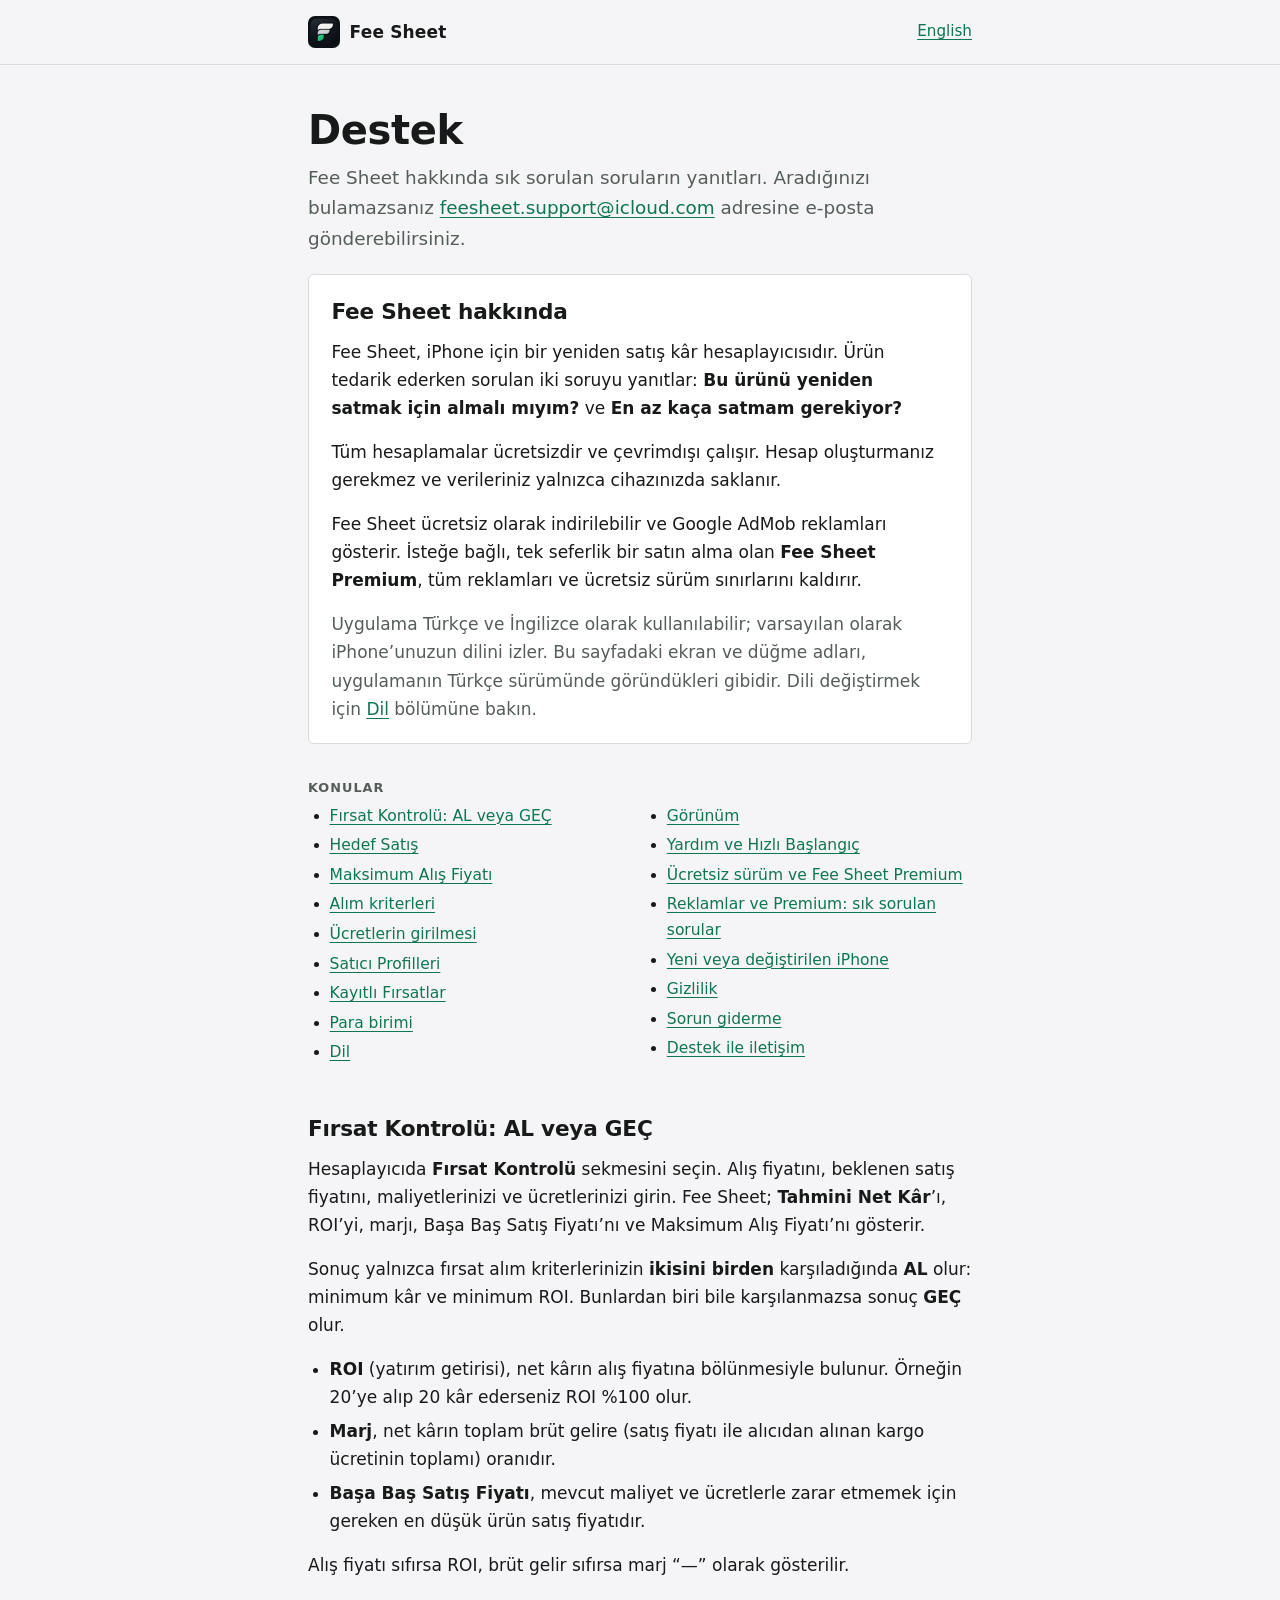
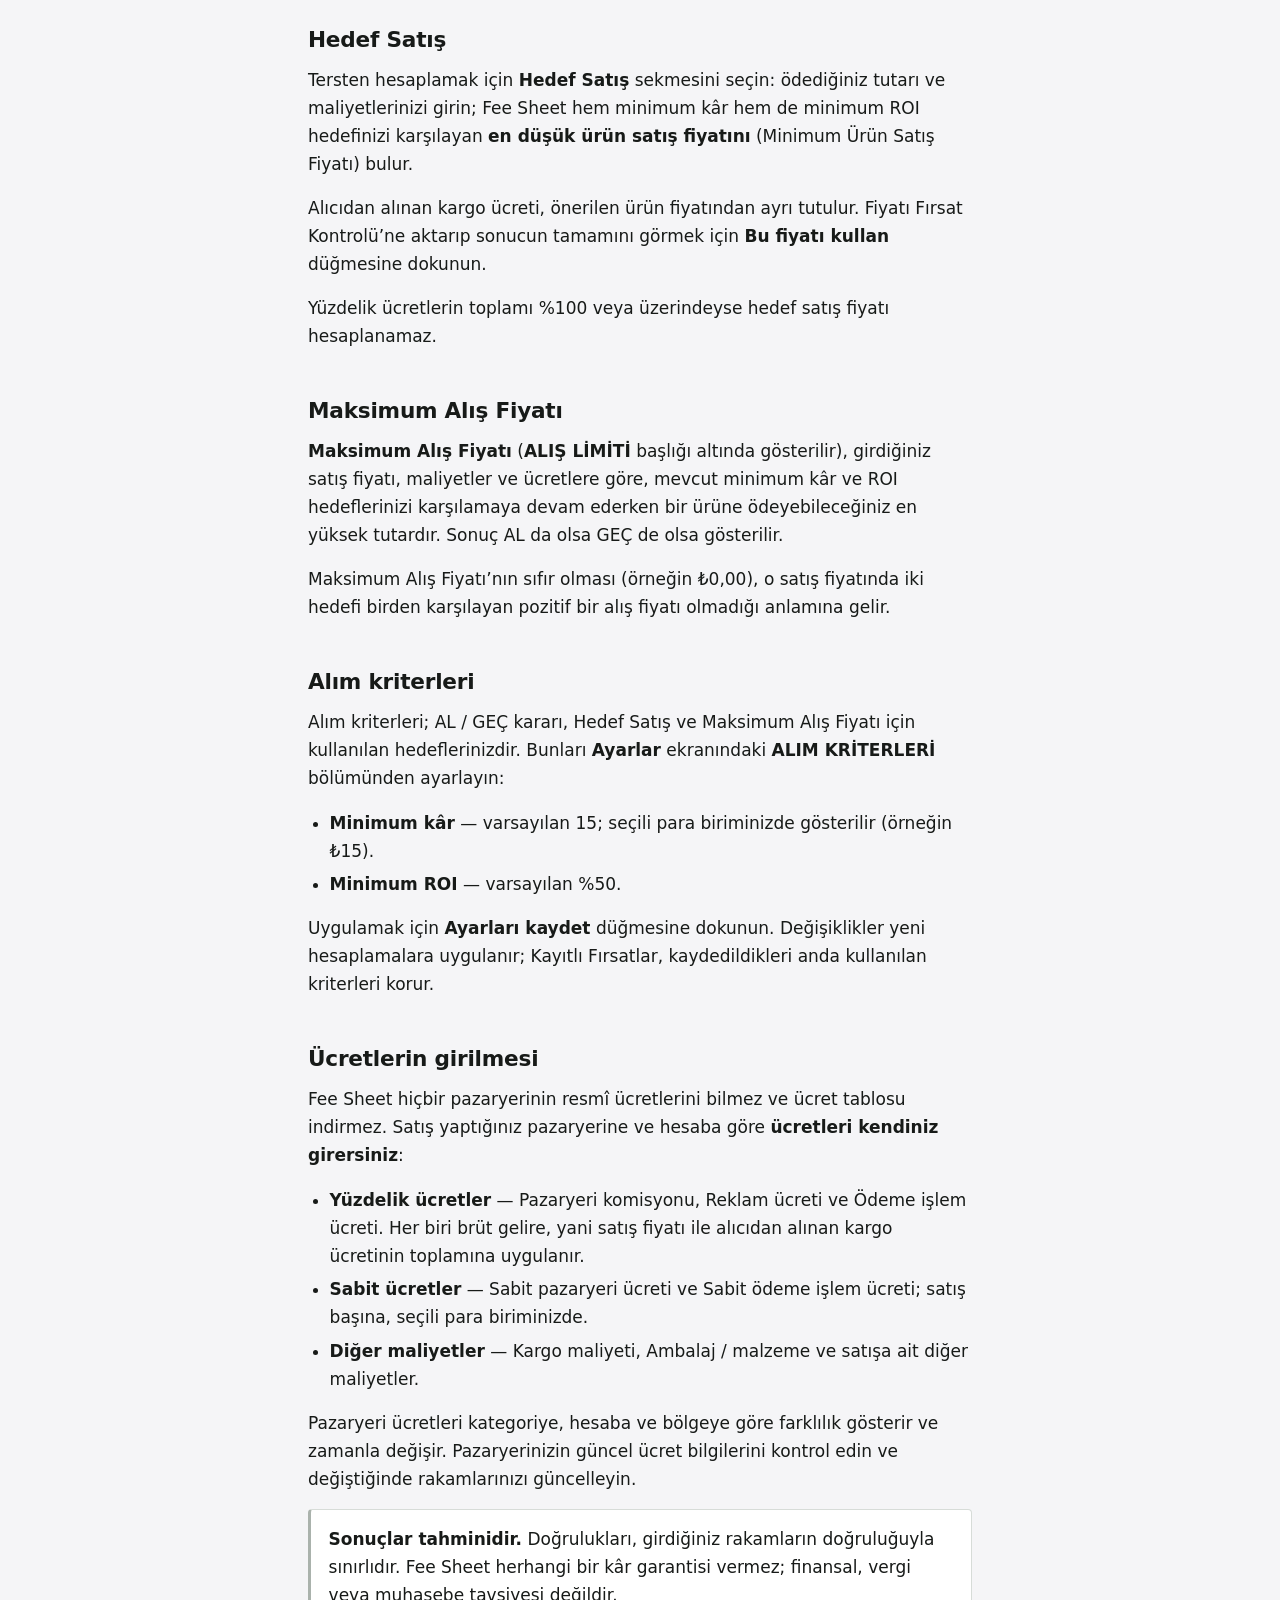
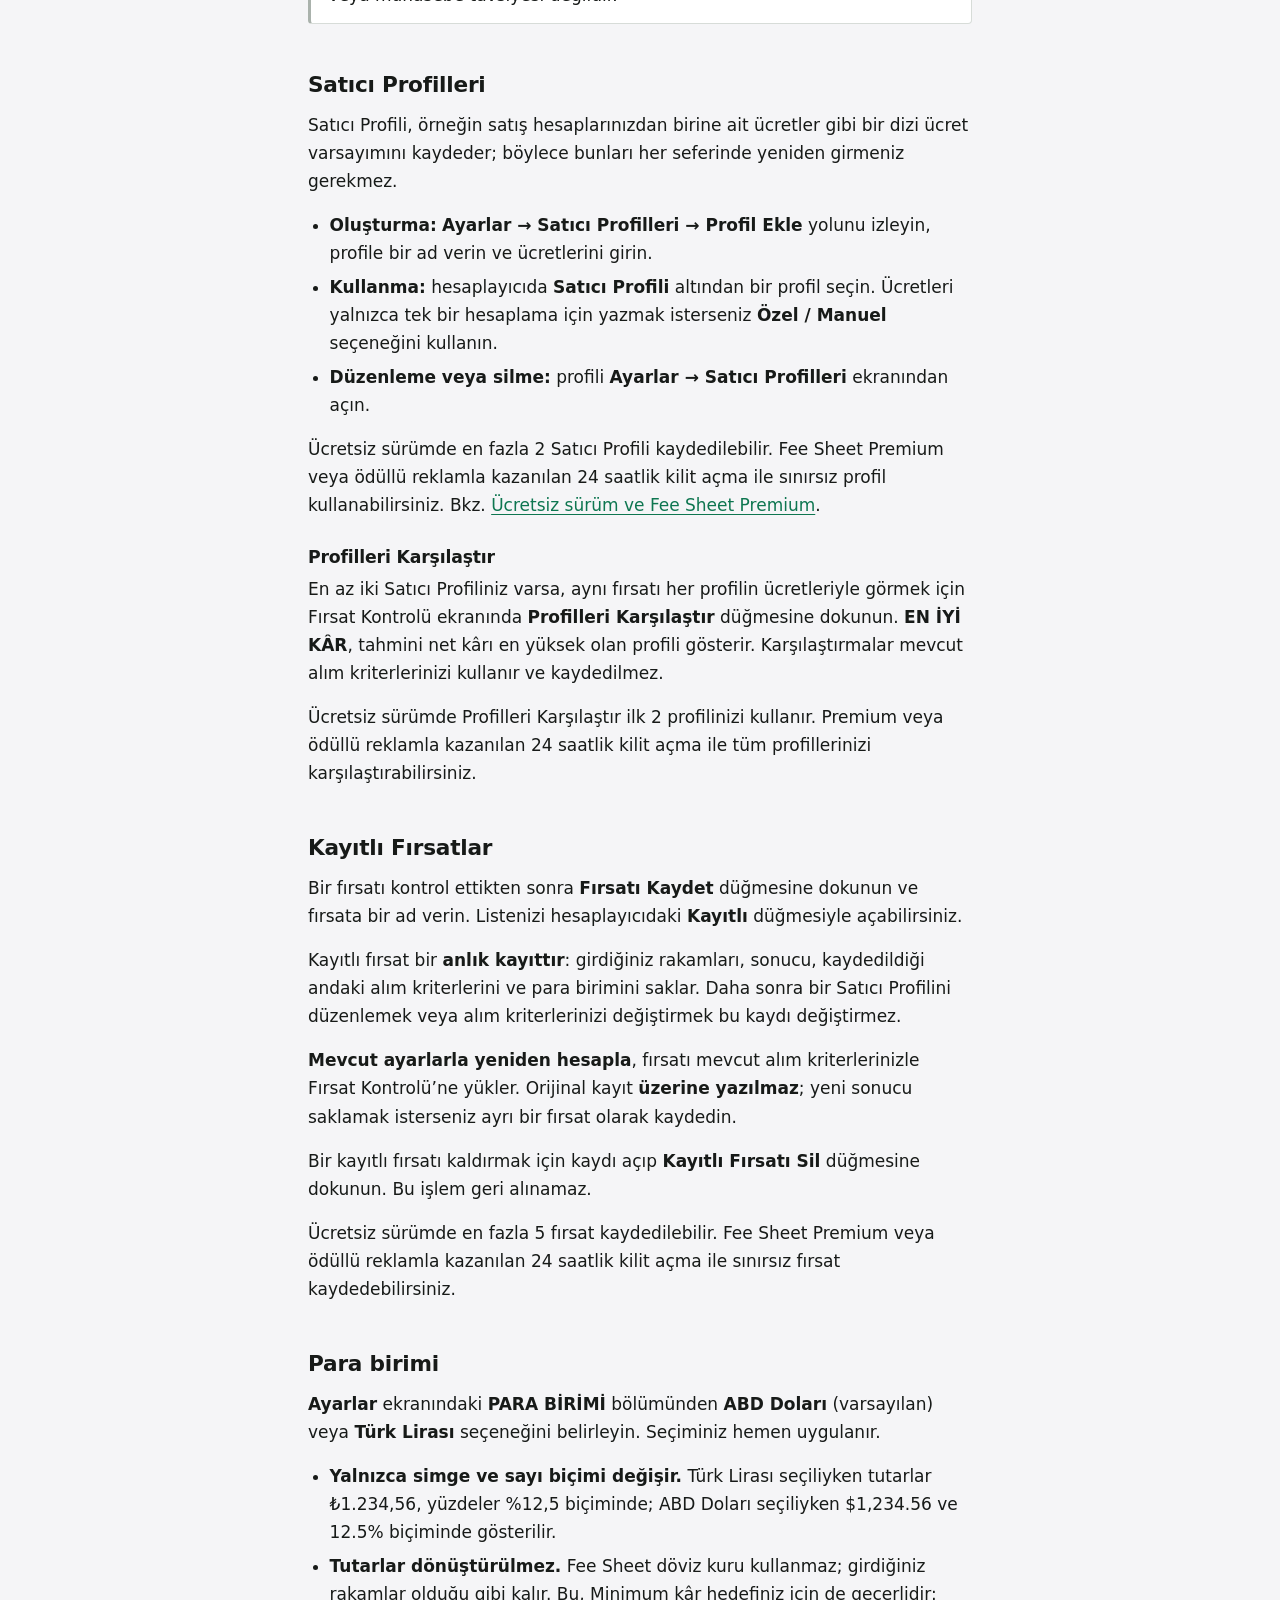
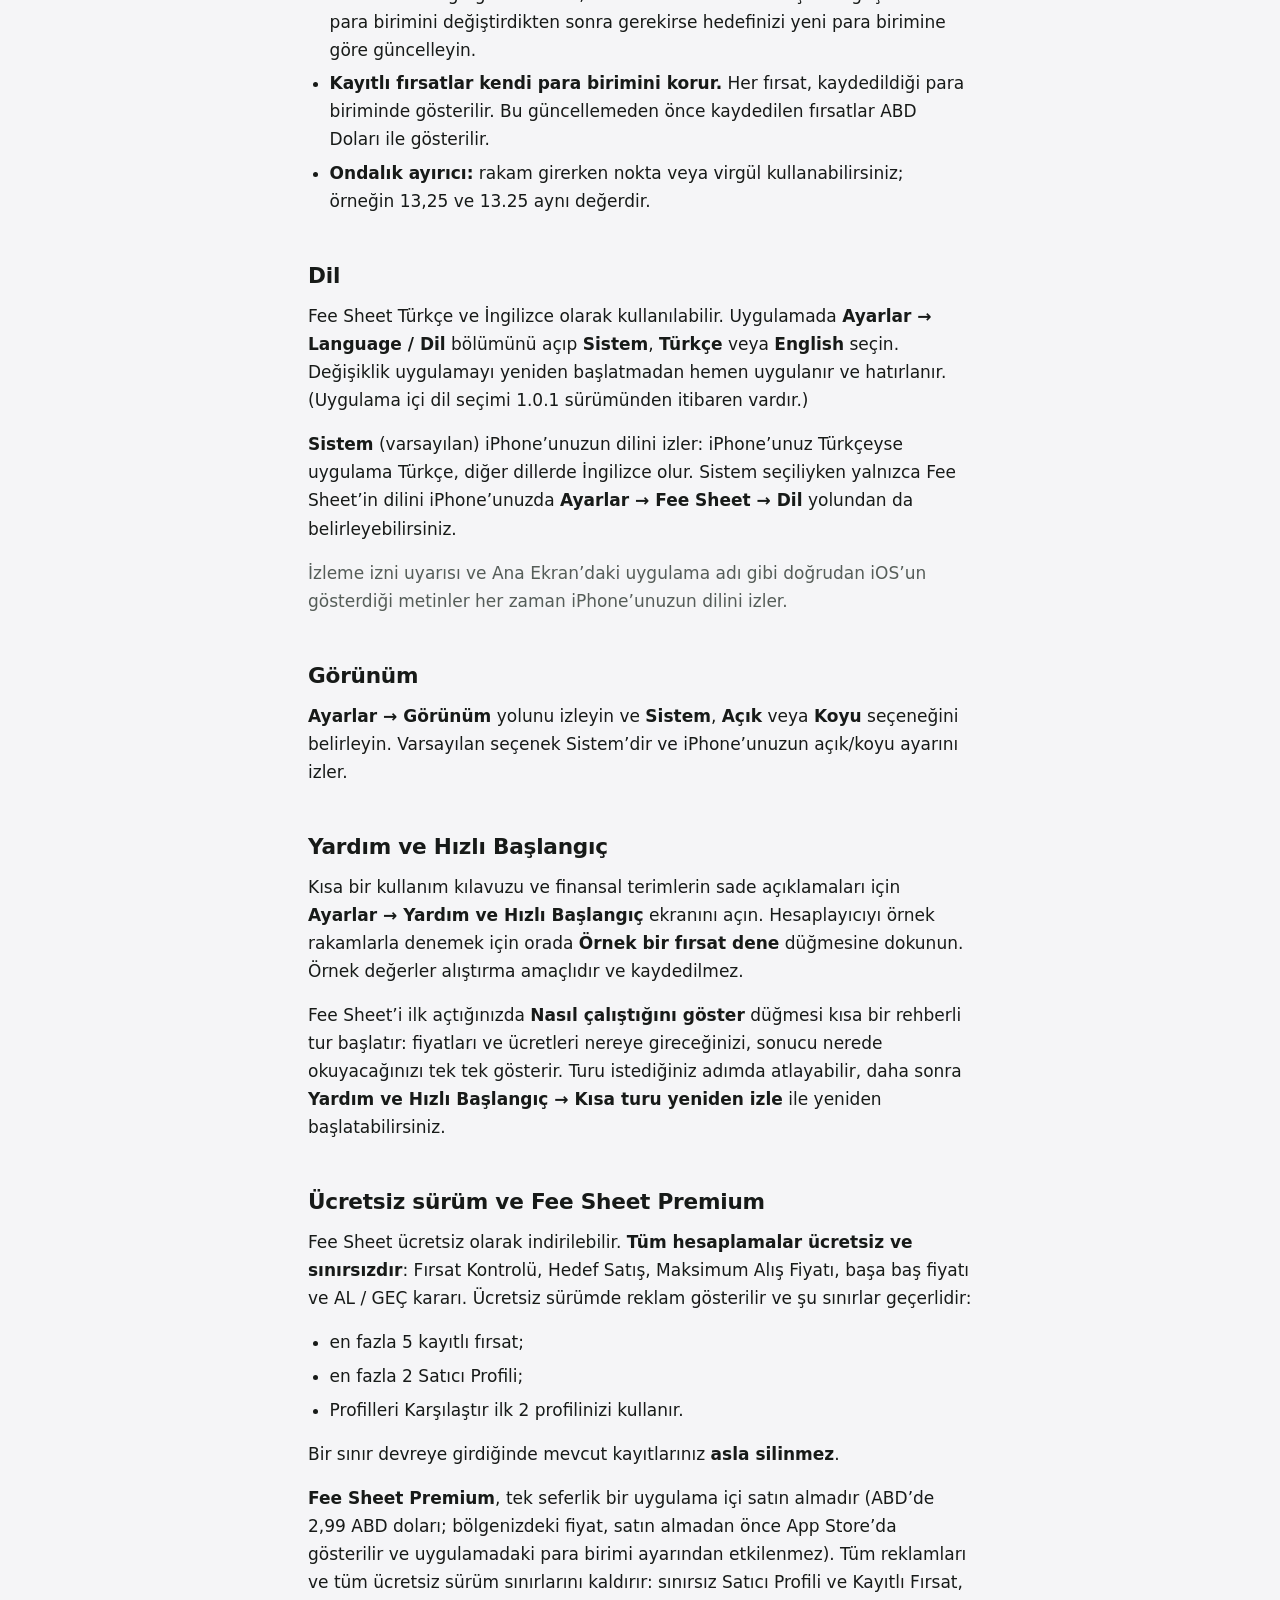
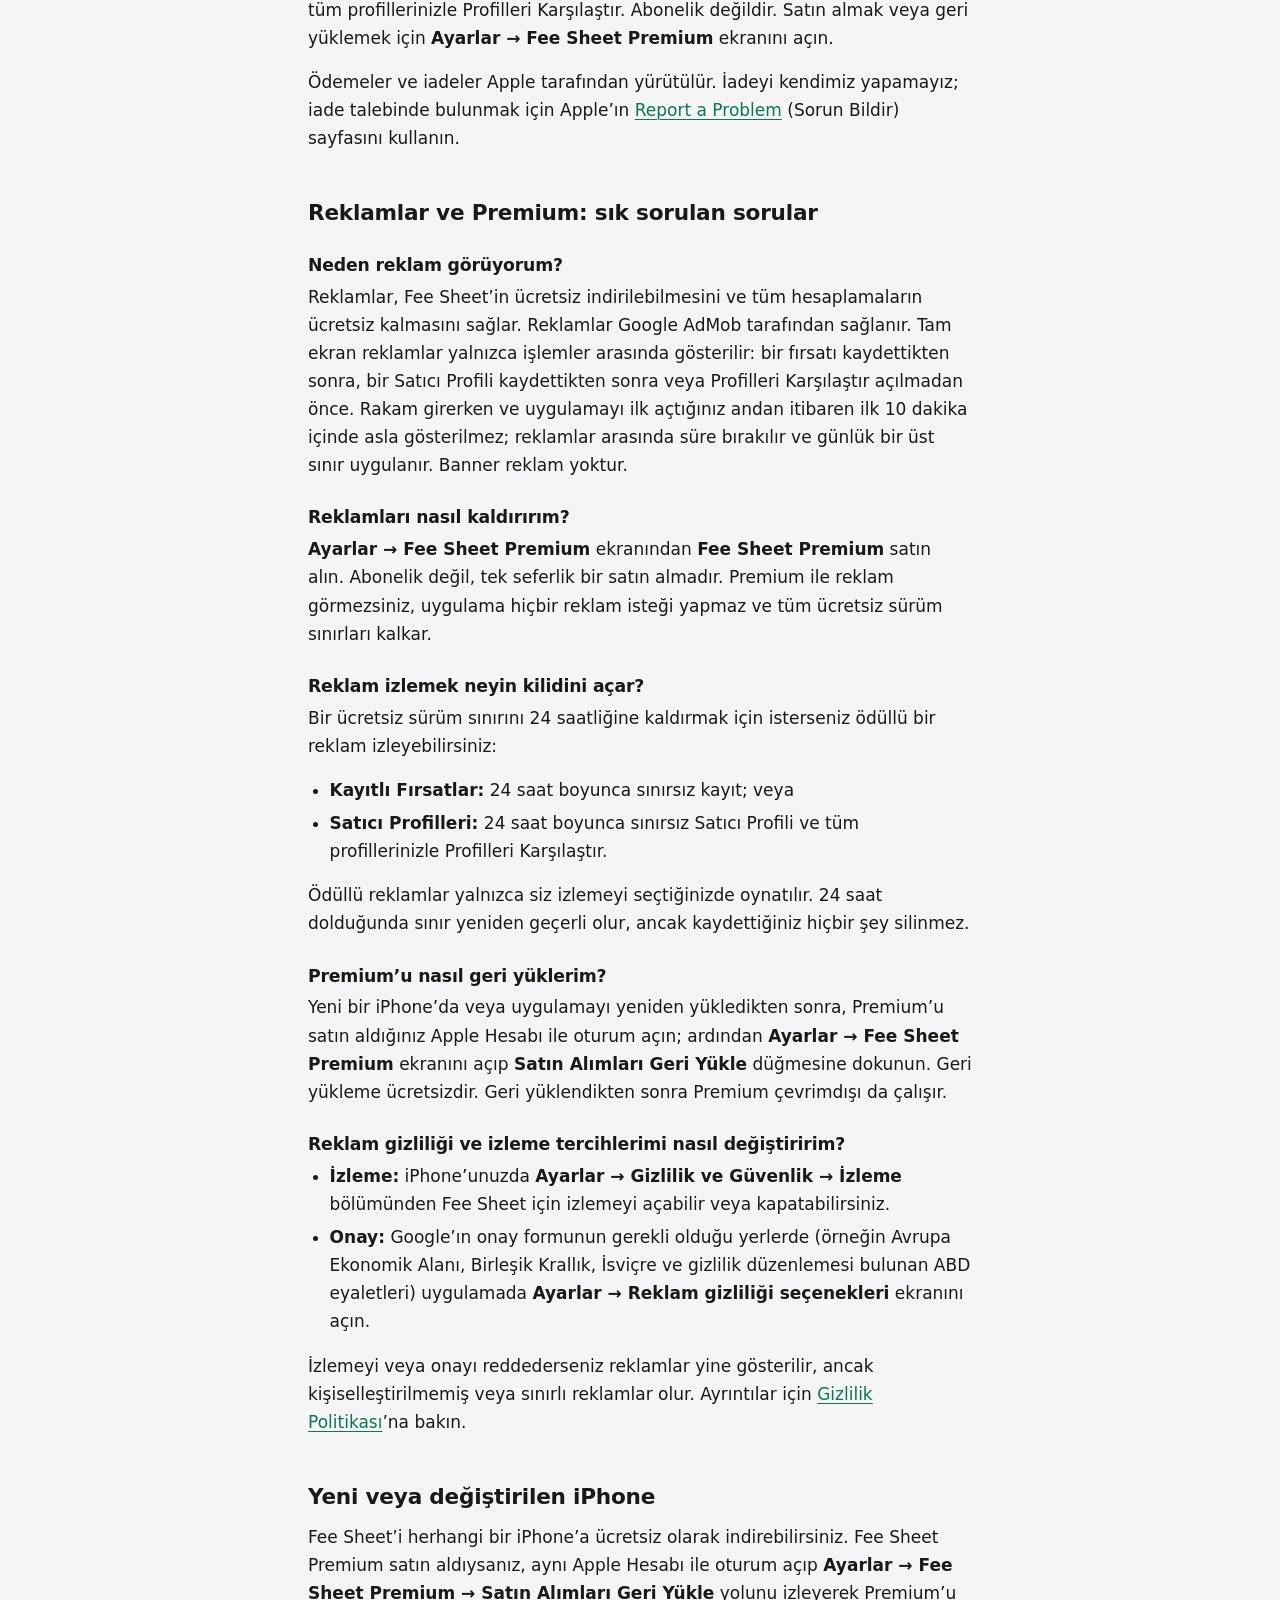
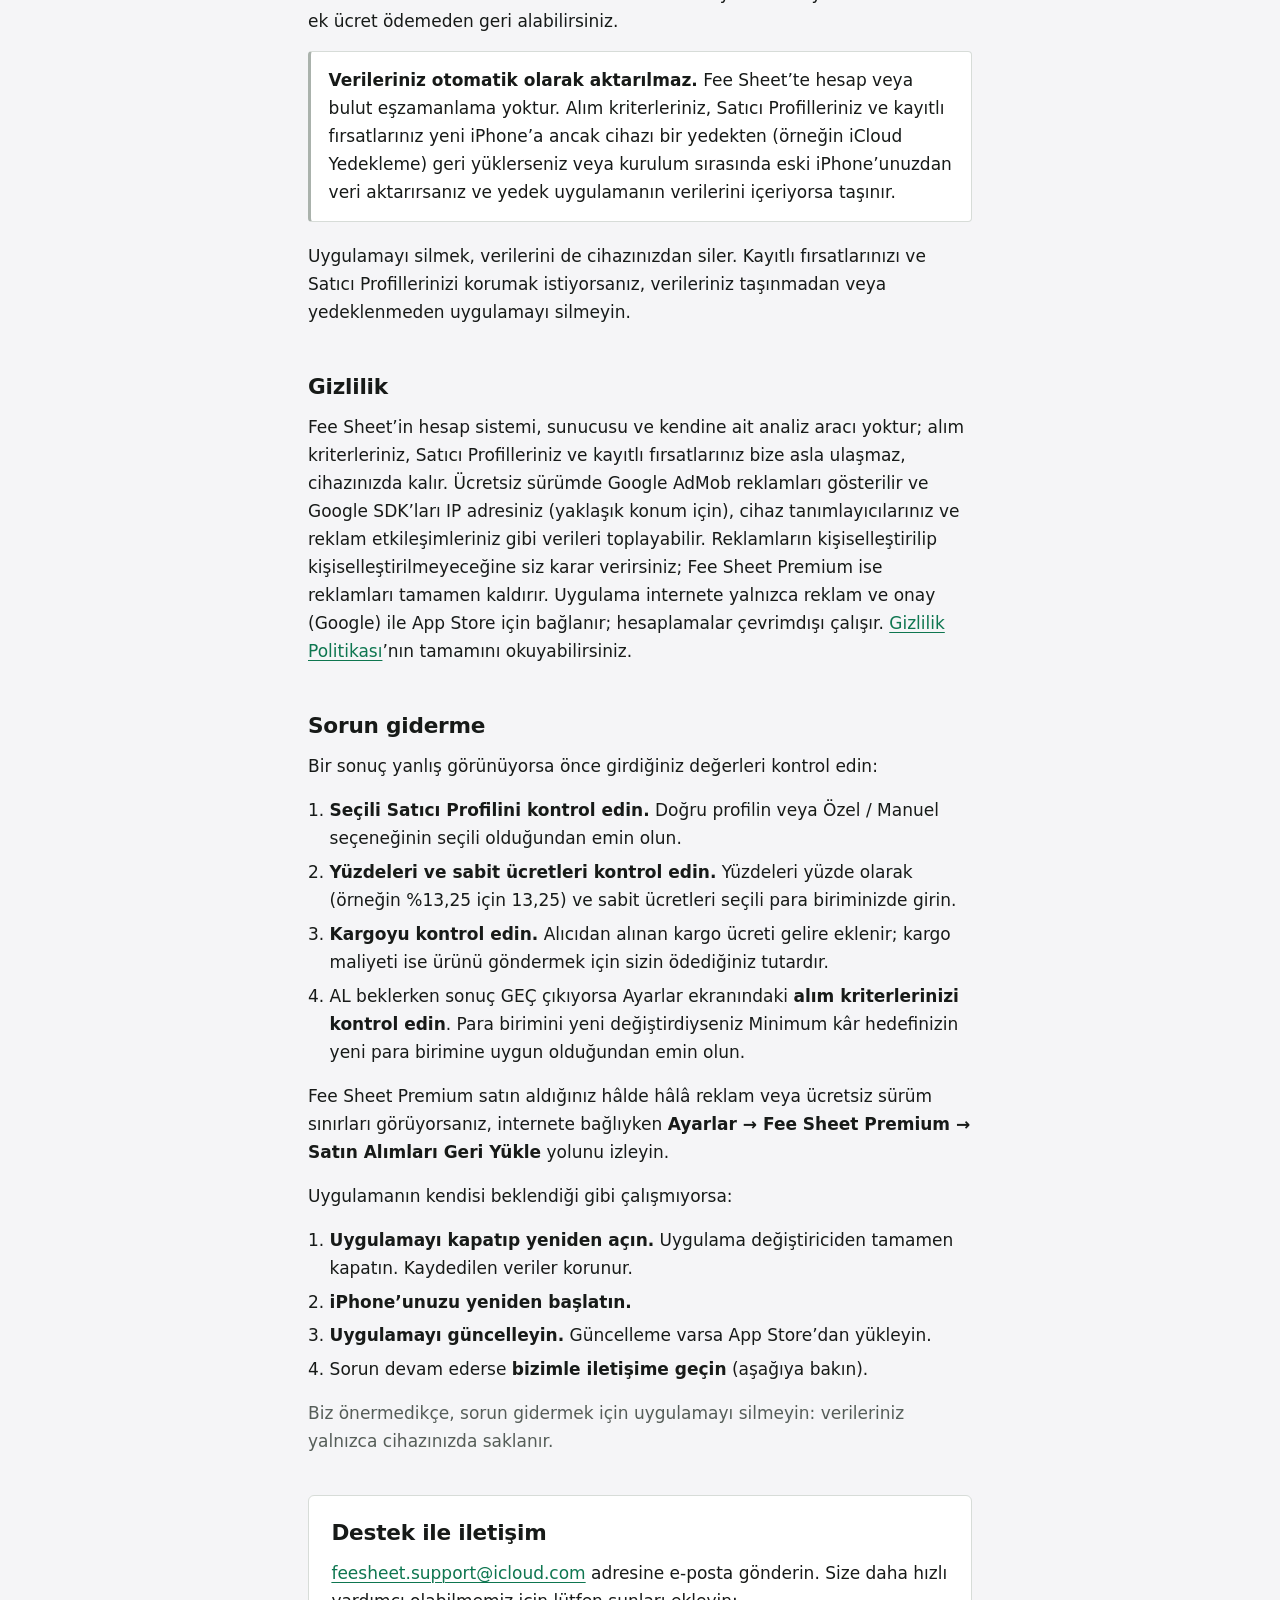
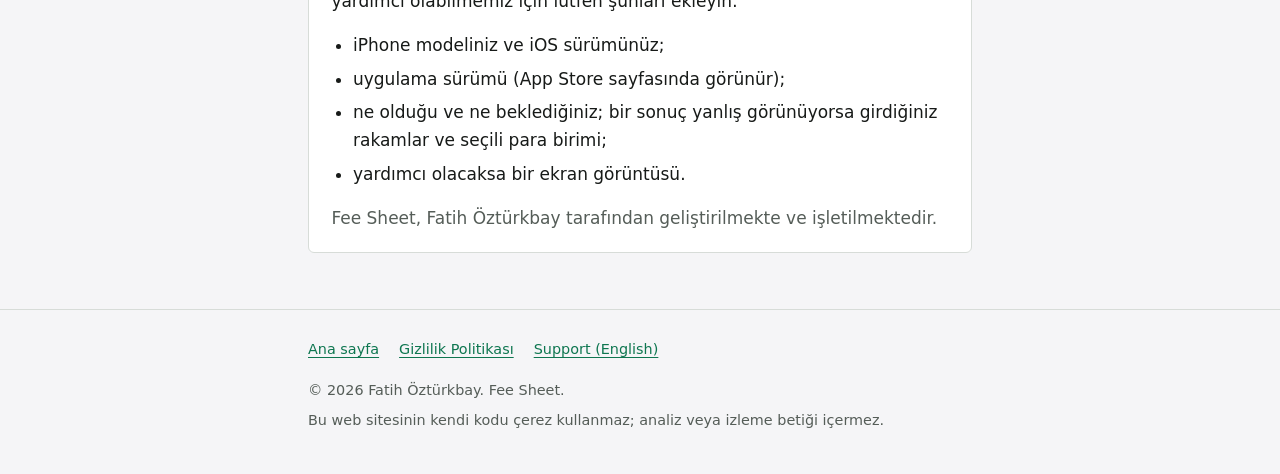
<file: support/tr/index.html>
<!doctype html>
<html lang="tr">
<head>
  <meta charset="utf-8">
  <meta name="viewport" content="width=device-width, initial-scale=1">
  <title>Destek — Fee Sheet</title>
  <meta name="description" content="Fee Sheet için yardım: Fırsat Kontrolü, AL ve GEÇ, Hedef Satış, Maksimum Alış Fiyatı, alım kriterleri, ücretlerin girilmesi, Satıcı Profilleri, Kayıtlı Fırsatlar, para birimi, dil, görünüm, reklamlar, Fee Sheet Premium, satın alımları geri yükleme, reklam gizliliği seçenekleri, yeni cihazlar ve sorun giderme.">
  <link rel="canonical" href="https://ozturkbay.github.io/fee-sheet-support/support/tr/">
  <link rel="alternate" hreflang="en" href="https://ozturkbay.github.io/fee-sheet-support/support/">
  <link rel="alternate" hreflang="tr" href="https://ozturkbay.github.io/fee-sheet-support/support/tr/">
  <meta name="theme-color" content="#F5F5F7" media="(prefers-color-scheme: light)">
  <meta name="theme-color" content="#0D1116" media="(prefers-color-scheme: dark)">
  <link rel="icon" type="image/png" sizes="64x64" href="../../assets/images/favicon.png">
  <link rel="apple-touch-icon" href="../../assets/images/apple-touch-icon.png">
  <link rel="stylesheet" href="../../assets/css/styles.css">
</head>
<body>
  <a class="skip-link" href="#main">İçeriğe geç</a>

  <header class="site-header">
    <div class="container">
      <a class="brand" href="../../">
        <img src="../../assets/images/fee-sheet-icon.png" alt="" width="32" height="32">
        <span>Fee Sheet</span>
      </a>
      <a class="lang-switch" href="../" hreflang="en" lang="en">English</a>
    </div>
  </header>

  <main id="main">
    <div class="container">
      <h1>Destek</h1>
      <p class="lead">Fee Sheet hakkında sık sorulan soruların yanıtları. Aradığınızı bulamazsanız <a href="mailto:feesheet.support@icloud.com">feesheet.support@icloud.com</a> adresine e-posta gönderebilirsiniz.</p>

      <section class="card" aria-labelledby="about">
        <h2 id="about">Fee Sheet hakkında</h2>
        <p>Fee Sheet, iPhone için bir yeniden satış kâr hesaplayıcısıdır. Ürün tedarik ederken sorulan iki soruyu yanıtlar: <strong>Bu ürünü yeniden satmak için almalı mıyım?</strong> ve <strong>En az kaça satmam gerekiyor?</strong></p>
        <p>Tüm hesaplamalar ücretsizdir ve çevrimdışı çalışır. Hesap oluşturmanız gerekmez ve verileriniz yalnızca cihazınızda saklanır.</p>
        <p>Fee Sheet ücretsiz olarak indirilebilir ve Google AdMob reklamları gösterir. İsteğe bağlı, tek seferlik bir satın alma olan <strong>Fee Sheet Premium</strong>, tüm reklamları ve ücretsiz sürüm sınırlarını kaldırır.</p>
        <p class="muted">Uygulama Türkçe ve İngilizce olarak kullanılabilir; varsayılan olarak iPhone’unuzun dilini izler. Bu sayfadaki ekran ve düğme adları, uygulamanın Türkçe sürümünde göründükleri gibidir. Dili değiştirmek için <a href="#language">Dil</a> bölümüne bakın.</p>
      </section>

      <nav class="toc" aria-labelledby="toc-title">
        <h2 id="toc-title">Konular</h2>
        <ul>
          <li><a href="#check-deal">Fırsat Kontrolü: AL veya GEÇ</a></li>
          <li><a href="#target-sale">Hedef Satış</a></li>
          <li><a href="#max-buy">Maksimum Alış Fiyatı</a></li>
          <li><a href="#criteria">Alım kriterleri</a></li>
          <li><a href="#fees">Ücretlerin girilmesi</a></li>
          <li><a href="#profiles">Satıcı Profilleri</a></li>
          <li><a href="#saved-deals">Kayıtlı Fırsatlar</a></li>
          <li><a href="#currency">Para birimi</a></li>
          <li><a href="#language">Dil</a></li>
          <li><a href="#appearance">Görünüm</a></li>
          <li><a href="#help">Yardım ve Hızlı Başlangıç</a></li>
          <li><a href="#price">Ücretsiz sürüm ve Fee Sheet Premium</a></li>
          <li><a href="#ads">Reklamlar ve Premium: sık sorulan sorular</a></li>
          <li><a href="#new-device">Yeni veya değiştirilen iPhone</a></li>
          <li><a href="#privacy">Gizlilik</a></li>
          <li><a href="#troubleshooting">Sorun giderme</a></li>
          <li><a href="#contact">Destek ile iletişim</a></li>
        </ul>
      </nav>

      <section aria-labelledby="check-deal">
        <h2 id="check-deal">Fırsat Kontrolü: AL veya GEÇ</h2>
        <p>Hesaplayıcıda <span class="path">Fırsat Kontrolü</span> sekmesini seçin. Alış fiyatını, beklenen satış fiyatını, maliyetlerinizi ve ücretlerinizi girin. Fee Sheet; <strong>Tahmini Net Kâr</strong>’ı, ROI’yi, marjı, Başa Baş Satış Fiyatı’nı ve Maksimum Alış Fiyatı’nı gösterir.</p>
        <p>Sonuç yalnızca fırsat alım kriterlerinizin <strong>ikisini birden</strong> karşıladığında <strong>AL</strong> olur: minimum kâr ve minimum ROI. Bunlardan biri bile karşılanmazsa sonuç <strong>GEÇ</strong> olur.</p>
        <ul>
          <li><strong>ROI</strong> (yatırım getirisi), net kârın alış fiyatına bölünmesiyle bulunur. Örneğin 20’ye alıp 20 kâr ederseniz ROI %100 olur.</li>
          <li><strong>Marj</strong>, net kârın toplam brüt gelire (satış fiyatı ile alıcıdan alınan kargo ücretinin toplamı) oranıdır.</li>
          <li><strong>Başa Baş Satış Fiyatı</strong>, mevcut maliyet ve ücretlerle zarar etmemek için gereken en düşük ürün satış fiyatıdır.</li>
        </ul>
        <p>Alış fiyatı sıfırsa ROI, brüt gelir sıfırsa marj “—” olarak gösterilir.</p>
      </section>

      <section aria-labelledby="target-sale">
        <h2 id="target-sale">Hedef Satış</h2>
        <p>Tersten hesaplamak için <span class="path">Hedef Satış</span> sekmesini seçin: ödediğiniz tutarı ve maliyetlerinizi girin; Fee Sheet hem minimum kâr hem de minimum ROI hedefinizi karşılayan <strong>en düşük ürün satış fiyatını</strong> (Minimum Ürün Satış Fiyatı) bulur.</p>
        <p>Alıcıdan alınan kargo ücreti, önerilen ürün fiyatından ayrı tutulur. Fiyatı Fırsat Kontrolü’ne aktarıp sonucun tamamını görmek için <span class="path">Bu fiyatı kullan</span> düğmesine dokunun.</p>
        <p>Yüzdelik ücretlerin toplamı %100 veya üzerindeyse hedef satış fiyatı hesaplanamaz.</p>
      </section>

      <section aria-labelledby="max-buy">
        <h2 id="max-buy">Maksimum Alış Fiyatı</h2>
        <p><strong>Maksimum Alış Fiyatı</strong> (<strong>ALIŞ LİMİTİ</strong> başlığı altında gösterilir), girdiğiniz satış fiyatı, maliyetler ve ücretlere göre, mevcut minimum kâr ve ROI hedeflerinizi karşılamaya devam ederken bir ürüne ödeyebileceğiniz en yüksek tutardır. Sonuç AL da olsa GEÇ de olsa gösterilir.</p>
        <p>Maksimum Alış Fiyatı’nın sıfır olması (örneğin ₺0,00), o satış fiyatında iki hedefi birden karşılayan pozitif bir alış fiyatı olmadığı anlamına gelir.</p>
      </section>

      <section aria-labelledby="criteria">
        <h2 id="criteria">Alım kriterleri</h2>
        <p>Alım kriterleri; AL / GEÇ kararı, Hedef Satış ve Maksimum Alış Fiyatı için kullanılan hedeflerinizdir. Bunları <span class="path">Ayarlar</span> ekranındaki <strong>ALIM KRİTERLERİ</strong> bölümünden ayarlayın:</p>
        <ul>
          <li><strong>Minimum kâr</strong> — varsayılan <span class="num">15</span>; seçili para biriminizde gösterilir (örneğin ₺15).</li>
          <li><strong>Minimum ROI</strong> — varsayılan <span class="num">%50</span>.</li>
        </ul>
        <p>Uygulamak için <span class="path">Ayarları kaydet</span> düğmesine dokunun. Değişiklikler yeni hesaplamalara uygulanır; Kayıtlı Fırsatlar, kaydedildikleri anda kullanılan kriterleri korur.</p>
      </section>

      <section aria-labelledby="fees">
        <h2 id="fees">Ücretlerin girilmesi</h2>
        <p>Fee Sheet hiçbir pazaryerinin resmî ücretlerini bilmez ve ücret tablosu indirmez. Satış yaptığınız pazaryerine ve hesaba göre <strong>ücretleri kendiniz girersiniz</strong>:</p>
        <ul>
          <li><strong>Yüzdelik ücretler</strong> — Pazaryeri komisyonu, Reklam ücreti ve Ödeme işlem ücreti. Her biri brüt gelire, yani satış fiyatı ile alıcıdan alınan kargo ücretinin toplamına uygulanır.</li>
          <li><strong>Sabit ücretler</strong> — Sabit pazaryeri ücreti ve Sabit ödeme işlem ücreti; satış başına, seçili para biriminizde.</li>
          <li><strong>Diğer maliyetler</strong> — Kargo maliyeti, Ambalaj / malzeme ve satışa ait diğer maliyetler.</li>
        </ul>
        <p>Pazaryeri ücretleri kategoriye, hesaba ve bölgeye göre farklılık gösterir ve zamanla değişir. Pazaryerinizin güncel ücret bilgilerini kontrol edin ve değiştiğinde rakamlarınızı güncelleyin.</p>
        <div class="note">
          <p><strong>Sonuçlar tahminidir.</strong> Doğrulukları, girdiğiniz rakamların doğruluğuyla sınırlıdır. Fee Sheet herhangi bir kâr garantisi vermez; finansal, vergi veya muhasebe tavsiyesi değildir.</p>
        </div>
      </section>

      <section aria-labelledby="profiles">
        <h2 id="profiles">Satıcı Profilleri</h2>
        <p>Satıcı Profili, örneğin satış hesaplarınızdan birine ait ücretler gibi bir dizi ücret varsayımını kaydeder; böylece bunları her seferinde yeniden girmeniz gerekmez.</p>
        <ul>
          <li><strong>Oluşturma:</strong> <span class="path">Ayarlar → Satıcı Profilleri → Profil Ekle</span> yolunu izleyin, profile bir ad verin ve ücretlerini girin.</li>
          <li><strong>Kullanma:</strong> hesaplayıcıda <span class="path">Satıcı Profili</span> altından bir profil seçin. Ücretleri yalnızca tek bir hesaplama için yazmak isterseniz <span class="path">Özel / Manuel</span> seçeneğini kullanın.</li>
          <li><strong>Düzenleme veya silme:</strong> profili <span class="path">Ayarlar → Satıcı Profilleri</span> ekranından açın.</li>
        </ul>
        <p>Ücretsiz sürümde en fazla <span class="num">2</span> Satıcı Profili kaydedilebilir. Fee Sheet Premium veya ödüllü reklamla kazanılan 24 saatlik kilit açma ile sınırsız profil kullanabilirsiniz. Bkz. <a href="#price">Ücretsiz sürüm ve Fee Sheet Premium</a>.</p>
        <h3>Profilleri Karşılaştır</h3>
        <p>En az iki Satıcı Profiliniz varsa, aynı fırsatı her profilin ücretleriyle görmek için Fırsat Kontrolü ekranında <span class="path">Profilleri Karşılaştır</span> düğmesine dokunun. <strong>EN İYİ KÂR</strong>, tahmini net kârı en yüksek olan profili gösterir. Karşılaştırmalar mevcut alım kriterlerinizi kullanır ve kaydedilmez.</p>
        <p>Ücretsiz sürümde Profilleri Karşılaştır ilk 2 profilinizi kullanır. Premium veya ödüllü reklamla kazanılan 24 saatlik kilit açma ile tüm profillerinizi karşılaştırabilirsiniz.</p>
      </section>

      <section aria-labelledby="saved-deals">
        <h2 id="saved-deals">Kayıtlı Fırsatlar</h2>
        <p>Bir fırsatı kontrol ettikten sonra <span class="path">Fırsatı Kaydet</span> düğmesine dokunun ve fırsata bir ad verin. Listenizi hesaplayıcıdaki <span class="path">Kayıtlı</span> düğmesiyle açabilirsiniz.</p>
        <p>Kayıtlı fırsat bir <strong>anlık kayıttır</strong>: girdiğiniz rakamları, sonucu, kaydedildiği andaki alım kriterlerini ve para birimini saklar. Daha sonra bir Satıcı Profilini düzenlemek veya alım kriterlerinizi değiştirmek bu kaydı değiştirmez.</p>
        <p><span class="path">Mevcut ayarlarla yeniden hesapla</span>, fırsatı mevcut alım kriterlerinizle Fırsat Kontrolü’ne yükler. Orijinal kayıt <strong>üzerine yazılmaz</strong>; yeni sonucu saklamak isterseniz ayrı bir fırsat olarak kaydedin.</p>
        <p>Bir kayıtlı fırsatı kaldırmak için kaydı açıp <span class="path">Kayıtlı Fırsatı Sil</span> düğmesine dokunun. Bu işlem geri alınamaz.</p>
        <p>Ücretsiz sürümde en fazla <span class="num">5</span> fırsat kaydedilebilir. Fee Sheet Premium veya ödüllü reklamla kazanılan 24 saatlik kilit açma ile sınırsız fırsat kaydedebilirsiniz.</p>
      </section>

      <section aria-labelledby="currency">
        <h2 id="currency">Para birimi</h2>
        <p><span class="path">Ayarlar</span> ekranındaki <strong>PARA BİRİMİ</strong> bölümünden <strong>ABD Doları</strong> (varsayılan) veya <strong>Türk Lirası</strong> seçeneğini belirleyin. Seçiminiz hemen uygulanır.</p>
        <ul>
          <li><strong>Yalnızca simge ve sayı biçimi değişir.</strong> Türk Lirası seçiliyken tutarlar <span class="num">₺1.234,56</span>, yüzdeler <span class="num">%12,5</span> biçiminde; ABD Doları seçiliyken <span class="num">$1,234.56</span> ve <span class="num">12.5%</span> biçiminde gösterilir.</li>
          <li><strong>Tutarlar dönüştürülmez.</strong> Fee Sheet döviz kuru kullanmaz; girdiğiniz rakamlar olduğu gibi kalır. Bu, Minimum kâr hedefiniz için de geçerlidir: para birimini değiştirdikten sonra gerekirse hedefinizi yeni para birimine göre güncelleyin.</li>
          <li><strong>Kayıtlı fırsatlar kendi para birimini korur.</strong> Her fırsat, kaydedildiği para biriminde gösterilir. Bu güncellemeden önce kaydedilen fırsatlar ABD Doları ile gösterilir.</li>
          <li><strong>Ondalık ayırıcı:</strong> rakam girerken nokta veya virgül kullanabilirsiniz; örneğin <span class="num">13,25</span> ve <span class="num">13.25</span> aynı değerdir.</li>
        </ul>
      </section>

      <section aria-labelledby="language">
        <h2 id="language">Dil</h2>
        <p>Fee Sheet Türkçe ve İngilizce olarak kullanılabilir. Uygulamada <span class="path">Ayarlar → Language / Dil</span> bölümünü açıp <strong>Sistem</strong>, <strong>Türkçe</strong> veya <strong>English</strong> seçin. Değişiklik uygulamayı yeniden başlatmadan hemen uygulanır ve hatırlanır. (Uygulama içi dil seçimi 1.0.1 sürümünden itibaren vardır.)</p>
        <p><strong>Sistem</strong> (varsayılan) iPhone’unuzun dilini izler: iPhone’unuz Türkçeyse uygulama Türkçe, diğer dillerde İngilizce olur. Sistem seçiliyken yalnızca Fee Sheet’in dilini iPhone’unuzda <span class="path">Ayarlar → Fee Sheet → Dil</span> yolundan da belirleyebilirsiniz.</p>
        <p class="muted">İzleme izni uyarısı ve Ana Ekran’daki uygulama adı gibi doğrudan iOS’un gösterdiği metinler her zaman iPhone’unuzun dilini izler.</p>
      </section>

      <section aria-labelledby="appearance">
        <h2 id="appearance">Görünüm</h2>
        <p><span class="path">Ayarlar → Görünüm</span> yolunu izleyin ve <strong>Sistem</strong>, <strong>Açık</strong> veya <strong>Koyu</strong> seçeneğini belirleyin. Varsayılan seçenek Sistem’dir ve iPhone’unuzun açık/koyu ayarını izler.</p>
      </section>

      <section aria-labelledby="help">
        <h2 id="help">Yardım ve Hızlı Başlangıç</h2>
        <p>Kısa bir kullanım kılavuzu ve finansal terimlerin sade açıklamaları için <span class="path">Ayarlar → Yardım ve Hızlı Başlangıç</span> ekranını açın. Hesaplayıcıyı örnek rakamlarla denemek için orada <span class="path">Örnek bir fırsat dene</span> düğmesine dokunun. Örnek değerler alıştırma amaçlıdır ve kaydedilmez.</p>
        <p>Fee Sheet’i ilk açtığınızda <span class="path">Nasıl çalıştığını göster</span> düğmesi kısa bir rehberli tur başlatır: fiyatları ve ücretleri nereye gireceğinizi, sonucu nerede okuyacağınızı tek tek gösterir. Turu istediğiniz adımda atlayabilir, daha sonra <span class="path">Yardım ve Hızlı Başlangıç → Kısa turu yeniden izle</span> ile yeniden başlatabilirsiniz.</p>
      </section>

      <section aria-labelledby="price">
        <h2 id="price">Ücretsiz sürüm ve Fee Sheet Premium</h2>
        <p>Fee Sheet ücretsiz olarak indirilebilir. <strong>Tüm hesaplamalar ücretsiz ve sınırsızdır</strong>: Fırsat Kontrolü, Hedef Satış, Maksimum Alış Fiyatı, başa baş fiyatı ve AL / GEÇ kararı. Ücretsiz sürümde reklam gösterilir ve şu sınırlar geçerlidir:</p>
        <ul>
          <li>en fazla <span class="num">5</span> kayıtlı fırsat;</li>
          <li>en fazla <span class="num">2</span> Satıcı Profili;</li>
          <li>Profilleri Karşılaştır ilk 2 profilinizi kullanır.</li>
        </ul>
        <p>Bir sınır devreye girdiğinde mevcut kayıtlarınız <strong>asla silinmez</strong>.</p>
        <p><strong>Fee Sheet Premium</strong>, tek seferlik bir uygulama içi satın almadır (ABD’de 2,99 ABD doları; bölgenizdeki fiyat, satın almadan önce App Store’da gösterilir ve uygulamadaki para birimi ayarından etkilenmez). Tüm reklamları ve tüm ücretsiz sürüm sınırlarını kaldırır: sınırsız Satıcı Profili ve Kayıtlı Fırsat, tüm profillerinizle Profilleri Karşılaştır. Abonelik değildir. Satın almak veya geri yüklemek için <span class="path">Ayarlar → Fee Sheet Premium</span> ekranını açın.</p>
        <p>Ödemeler ve iadeler Apple tarafından yürütülür. İadeyi kendimiz yapamayız; iade talebinde bulunmak için Apple’ın <a href="https://reportaproblem.apple.com/">Report a Problem</a> (Sorun Bildir) sayfasını kullanın.</p>
      </section>

      <section aria-labelledby="ads">
        <h2 id="ads">Reklamlar ve Premium: sık sorulan sorular</h2>

        <h3 id="why-ads">Neden reklam görüyorum?</h3>
        <p>Reklamlar, Fee Sheet’in ücretsiz indirilebilmesini ve tüm hesaplamaların ücretsiz kalmasını sağlar. Reklamlar Google AdMob tarafından sağlanır. Tam ekran reklamlar yalnızca işlemler arasında gösterilir: bir fırsatı kaydettikten sonra, bir Satıcı Profili kaydettikten sonra veya Profilleri Karşılaştır açılmadan önce. Rakam girerken ve uygulamayı ilk açtığınız andan itibaren ilk 10 dakika içinde asla gösterilmez; reklamlar arasında süre bırakılır ve günlük bir üst sınır uygulanır. Banner reklam yoktur.</p>

        <h3 id="remove-ads">Reklamları nasıl kaldırırım?</h3>
        <p><span class="path">Ayarlar → Fee Sheet Premium</span> ekranından <strong>Fee Sheet Premium</strong> satın alın. Abonelik değil, tek seferlik bir satın almadır. Premium ile reklam görmezsiniz, uygulama hiçbir reklam isteği yapmaz ve tüm ücretsiz sürüm sınırları kalkar.</p>

        <h3 id="rewarded">Reklam izlemek neyin kilidini açar?</h3>
        <p>Bir ücretsiz sürüm sınırını 24 saatliğine kaldırmak için isterseniz ödüllü bir reklam izleyebilirsiniz:</p>
        <ul>
          <li><strong>Kayıtlı Fırsatlar:</strong> 24 saat boyunca sınırsız kayıt; veya</li>
          <li><strong>Satıcı Profilleri:</strong> 24 saat boyunca sınırsız Satıcı Profili ve tüm profillerinizle Profilleri Karşılaştır.</li>
        </ul>
        <p>Ödüllü reklamlar yalnızca siz izlemeyi seçtiğinizde oynatılır. 24 saat dolduğunda sınır yeniden geçerli olur, ancak kaydettiğiniz hiçbir şey silinmez.</p>

        <h3 id="restore">Premium’u nasıl geri yüklerim?</h3>
        <p>Yeni bir iPhone’da veya uygulamayı yeniden yükledikten sonra, Premium’u satın aldığınız Apple Hesabı ile oturum açın; ardından <span class="path">Ayarlar → Fee Sheet Premium</span> ekranını açıp <span class="path">Satın Alımları Geri Yükle</span> düğmesine dokunun. Geri yükleme ücretsizdir. Geri yüklendikten sonra Premium çevrimdışı da çalışır.</p>

        <h3 id="ad-privacy">Reklam gizliliği ve izleme tercihlerimi nasıl değiştiririm?</h3>
        <ul>
          <li><strong>İzleme:</strong> iPhone’unuzda <span class="path">Ayarlar → Gizlilik ve Güvenlik → İzleme</span> bölümünden Fee Sheet için izlemeyi açabilir veya kapatabilirsiniz.</li>
          <li><strong>Onay:</strong> Google’ın onay formunun gerekli olduğu yerlerde (örneğin Avrupa Ekonomik Alanı, Birleşik Krallık, İsviçre ve gizlilik düzenlemesi bulunan ABD eyaletleri) uygulamada <span class="path">Ayarlar → Reklam gizliliği seçenekleri</span> ekranını açın.</li>
        </ul>
        <p>İzlemeyi veya onayı reddederseniz reklamlar yine gösterilir, ancak kişiselleştirilmemiş veya sınırlı reklamlar olur. Ayrıntılar için <a href="../../privacy/tr/#consent">Gizlilik Politikası</a>’na bakın.</p>
      </section>

      <section aria-labelledby="new-device">
        <h2 id="new-device">Yeni veya değiştirilen iPhone</h2>
        <p>Fee Sheet’i herhangi bir iPhone’a ücretsiz olarak indirebilirsiniz. Fee Sheet Premium satın aldıysanız, aynı Apple Hesabı ile oturum açıp <span class="path">Ayarlar → Fee Sheet Premium → Satın Alımları Geri Yükle</span> yolunu izleyerek Premium’u ek ücret ödemeden geri alabilirsiniz.</p>
        <div class="note">
          <p><strong>Verileriniz otomatik olarak aktarılmaz.</strong> Fee Sheet’te hesap veya bulut eşzamanlama yoktur. Alım kriterleriniz, Satıcı Profilleriniz ve kayıtlı fırsatlarınız yeni iPhone’a ancak cihazı bir yedekten (örneğin iCloud Yedekleme) geri yüklerseniz veya kurulum sırasında eski iPhone’unuzdan veri aktarırsanız ve yedek uygulamanın verilerini içeriyorsa taşınır.</p>
        </div>
        <p>Uygulamayı silmek, verilerini de cihazınızdan siler. Kayıtlı fırsatlarınızı ve Satıcı Profillerinizi korumak istiyorsanız, verileriniz taşınmadan veya yedeklenmeden uygulamayı silmeyin.</p>
      </section>

      <section aria-labelledby="privacy">
        <h2 id="privacy">Gizlilik</h2>
        <p>Fee Sheet’in hesap sistemi, sunucusu ve kendine ait analiz aracı yoktur; alım kriterleriniz, Satıcı Profilleriniz ve kayıtlı fırsatlarınız bize asla ulaşmaz, cihazınızda kalır. Ücretsiz sürümde Google AdMob reklamları gösterilir ve Google SDK’ları IP adresiniz (yaklaşık konum için), cihaz tanımlayıcılarınız ve reklam etkileşimleriniz gibi verileri toplayabilir. Reklamların kişiselleştirilip kişiselleştirilmeyeceğine siz karar verirsiniz; Fee Sheet Premium ise reklamları tamamen kaldırır. Uygulama internete yalnızca reklam ve onay (Google) ile App Store için bağlanır; hesaplamalar çevrimdışı çalışır. <a href="../../privacy/tr/">Gizlilik Politikası</a>’nın tamamını okuyabilirsiniz.</p>
      </section>

      <section aria-labelledby="troubleshooting">
        <h2 id="troubleshooting">Sorun giderme</h2>
        <p>Bir sonuç yanlış görünüyorsa önce girdiğiniz değerleri kontrol edin:</p>
        <ol>
          <li><strong>Seçili Satıcı Profilini kontrol edin.</strong> Doğru profilin veya Özel / Manuel seçeneğinin seçili olduğundan emin olun.</li>
          <li><strong>Yüzdeleri ve sabit ücretleri kontrol edin.</strong> Yüzdeleri yüzde olarak (örneğin %13,25 için 13,25) ve sabit ücretleri seçili para biriminizde girin.</li>
          <li><strong>Kargoyu kontrol edin.</strong> Alıcıdan alınan kargo ücreti gelire eklenir; kargo maliyeti ise ürünü göndermek için sizin ödediğiniz tutardır.</li>
          <li>AL beklerken sonuç GEÇ çıkıyorsa Ayarlar ekranındaki <strong>alım kriterlerinizi kontrol edin</strong>. Para birimini yeni değiştirdiyseniz Minimum kâr hedefinizin yeni para birimine uygun olduğundan emin olun.</li>
        </ol>
        <p>Fee Sheet Premium satın aldığınız hâlde hâlâ reklam veya ücretsiz sürüm sınırları görüyorsanız, internete bağlıyken <span class="path">Ayarlar → Fee Sheet Premium → Satın Alımları Geri Yükle</span> yolunu izleyin.</p>
        <p>Uygulamanın kendisi beklendiği gibi çalışmıyorsa:</p>
        <ol>
          <li><strong>Uygulamayı kapatıp yeniden açın.</strong> Uygulama değiştiriciden tamamen kapatın. Kaydedilen veriler korunur.</li>
          <li><strong>iPhone’unuzu yeniden başlatın.</strong></li>
          <li><strong>Uygulamayı güncelleyin.</strong> Güncelleme varsa App Store’dan yükleyin.</li>
          <li>Sorun devam ederse <strong>bizimle iletişime geçin</strong> (aşağıya bakın).</li>
        </ol>
        <p class="muted">Biz önermedikçe, sorun gidermek için uygulamayı silmeyin: verileriniz yalnızca cihazınızda saklanır.</p>
      </section>

      <section class="card contact" aria-labelledby="contact">
        <h2 id="contact">Destek ile iletişim</h2>
        <p><a href="mailto:feesheet.support@icloud.com?subject=Fee%20Sheet%20Destek">feesheet.support@icloud.com</a> adresine e-posta gönderin. Size daha hızlı yardımcı olabilmemiz için lütfen şunları ekleyin:</p>
        <ul>
          <li>iPhone modeliniz ve iOS sürümünüz;</li>
          <li>uygulama sürümü (App Store sayfasında görünür);</li>
          <li>ne olduğu ve ne beklediğiniz; bir sonuç yanlış görünüyorsa girdiğiniz rakamlar ve seçili para birimi;</li>
          <li>yardımcı olacaksa bir ekran görüntüsü.</li>
        </ul>
        <p class="muted">Fee Sheet, Fatih Öztürkbay tarafından geliştirilmekte ve işletilmektedir.</p>
      </section>
    </div>
  </main>

  <footer class="site-footer">
    <div class="container">
      <nav aria-label="Alt bilgi">
        <ul>
          <li><a href="../../">Ana sayfa</a></li>
          <li><a href="../../privacy/tr/">Gizlilik Politikası</a></li>
          <li><a href="../" hreflang="en" lang="en">Support (English)</a></li>
        </ul>
      </nav>
      <p>&copy; 2026 Fatih Öztürkbay. Fee Sheet.</p>
      <p>Bu web sitesinin kendi kodu çerez kullanmaz; analiz veya izleme betiği içermez.</p>
    </div>
  </footer>
</body>
</html>
</file>
<file: assets/css/styles.css>
/* Fee Sheet — support site
   Plain CSS, system fonts, no external resources.
   Neutral surfaces in both appearances; green is an accent only. */

:root {
  /* Brand */
  --green: #128c60;
  --green-text: #0e7650; /* green darkened for text-level contrast */
  --canvas: #f5f5f7;
  --ink: #171a18;

  /* Roles (light) */
  --bg: var(--canvas);
  --surface: #ffffff;
  --text: var(--ink);
  --text-muted: #555d58;
  --border: #d7dcd8;
  --rule-strong: #aab2ac;
  --accent: var(--green);
  --accent-strong: var(--green-text);
  --accent-soft: #eef0ee;
  --focus: var(--green-text);

  --radius: 6px;
  --radius-sm: 4px;
  --measure: 44rem;
  --gutter: 1.25rem;

  --font: -apple-system, BlinkMacSystemFont, "Segoe UI", system-ui, Roboto,
    "Helvetica Neue", Arial, sans-serif;

  color-scheme: light dark;
}

@media (prefers-color-scheme: dark) {
  :root {
    --bg: #0d1116;
    --surface: #161a1f;
    --text: #f5f5f7;
    --text-muted: #a9b0ab;
    --border: #2c3137;
    --rule-strong: #4a5057;
    --accent: #19bc79;
    --accent-strong: #3ccf91;
    --accent-soft: #1b2026;
    --focus: #3ccf91;
  }
}

*,
*::before,
*::after {
  box-sizing: border-box;
}

html {
  -webkit-text-size-adjust: 100%;
  text-size-adjust: 100%;
}

body {
  margin: 0;
  background: var(--bg);
  color: var(--text);
  font-family: var(--font);
  font-size: 1.0625rem;
  line-height: 1.65;
  overflow-wrap: break-word;
}

img {
  max-width: 100%;
  height: auto;
  display: block;
}

/* Links & focus */

a {
  color: var(--accent-strong);
  text-decoration: underline;
  text-decoration-thickness: 1px;
  text-underline-offset: 0.18em;
}

a:hover {
  text-decoration-thickness: 2px;
}

:focus-visible {
  outline: 3px solid var(--focus);
  outline-offset: 3px;
  border-radius: 2px;
}

.skip-link {
  position: absolute;
  left: 1rem;
  top: -100px;
  background: var(--surface);
  color: var(--text);
  padding: 0.6rem 1rem;
  border: 1px solid var(--border);
  border-radius: var(--radius-sm);
  z-index: 10;
}

.skip-link:focus {
  top: 1rem;
}

/* Layout */

.container {
  width: 100%;
  max-width: var(--measure);
  margin: 0 auto;
  padding: 0 var(--gutter);
}

.site-header {
  border-bottom: 1px solid var(--border);
}

.site-header .container {
  display: flex;
  align-items: center;
  justify-content: space-between;
  gap: 1rem;
  min-height: 4rem;
}

.brand {
  display: inline-flex;
  align-items: center;
  gap: 0.6rem;
  color: var(--text);
  font-weight: 750;
  text-decoration: none;
  letter-spacing: 0.01em;
}

.brand img {
  width: 32px;
  height: 32px;
  border-radius: 7px;
}

.lang-switch {
  font-size: 0.95rem;
  white-space: nowrap;
}

main {
  padding: 2.5rem 0 3.5rem;
}

.site-footer {
  border-top: 1px solid var(--border);
  color: var(--text-muted);
  font-size: 0.9rem;
  padding: 1.75rem 0 2.25rem;
}

.site-footer p {
  margin: 0.35rem 0;
}

.site-footer nav ul {
  list-style: none;
  margin: 0 0 0.75rem;
  padding: 0;
  display: flex;
  flex-wrap: wrap;
  gap: 0.4rem 1.25rem;
}

/* Typography */

h1,
h2,
h3 {
  line-height: 1.25;
  letter-spacing: -0.01em;
  color: var(--text);
}

h1 {
  font-size: clamp(1.9rem, 1.4rem + 2.2vw, 2.5rem);
  font-weight: 800;
  margin: 0 0 0.5rem;
}

h2 {
  font-size: 1.35rem;
  font-weight: 700;
  margin: 2.75rem 0 0.75rem;
  padding-top: 0.25rem;
}

h3 {
  font-size: 1.08rem;
  font-weight: 650;
  margin: 1.75rem 0 0.4rem;
}

p,
ul,
ol {
  margin: 0 0 1rem;
}

ul,
ol {
  padding-left: 1.35rem;
}

li {
  margin-bottom: 0.35rem;
}

strong {
  font-weight: 650;
}

.lead {
  font-size: 1.15rem;
  color: var(--text-muted);
  margin-bottom: 1.25rem;
}

.meta {
  color: var(--text-muted);
  font-size: 0.95rem;
  margin-bottom: 2rem;
}

.muted {
  color: var(--text-muted);
}

.num {
  font-variant-numeric: tabular-nums;
}

code,
kbd {
  font-family: ui-monospace, SFMono-Regular, Menlo, Consolas, monospace;
  font-size: 0.9em;
}

/* Section anchors land below the top edge */
[id] {
  scroll-margin-top: 1.25rem;
}

/* Hero (home) */

.hero {
  text-align: center;
  padding: 1.5rem 0 1rem;
}

.hero img {
  width: 112px;
  height: 112px;
  margin: 0 auto 1.5rem;
  border-radius: 24px;
}

.hero .tagline {
  font-weight: 650;
  margin: 0 0 0.75rem;
}

.hero .lead {
  margin: 0 auto 0.25rem;
  max-width: 30rem;
}

.hero .lead[lang] {
  font-size: 1rem;
}

/* Cards: square planes with thin neutral rules */

.card {
  background: var(--surface);
  border: 1px solid var(--border);
  border-radius: var(--radius);
  padding: 1.25rem 1.4rem;
}

.card > :first-child {
  margin-top: 0;
}

.card > :last-child {
  margin-bottom: 0;
}

.card-grid {
  display: grid;
  grid-template-columns: repeat(2, minmax(0, 1fr));
  gap: 1rem;
  margin: 2.25rem 0;
  padding: 0;
  list-style: none;
}

.card-grid li {
  margin: 0;
}

.link-card {
  display: block;
  height: 100%;
  background: var(--surface);
  border: 1px solid var(--border);
  border-radius: var(--radius);
  padding: 1.15rem 1.3rem;
  color: var(--text);
  text-decoration: none;
  transition: border-color 0.15s ease;
}

.link-card:hover {
  border-color: var(--accent);
}

.link-card .title {
  display: block;
  font-weight: 700;
  font-size: 1.1rem;
  color: var(--text);
}

.link-card:hover .title {
  color: var(--accent-strong);
}

.link-card .desc {
  display: block;
  color: var(--text-muted);
  font-size: 0.95rem;
  margin-top: 0.2rem;
}

.summary {
  background: var(--surface);
  border: 1px solid var(--border);
  border-left: 3px solid var(--accent);
  border-radius: var(--radius-sm);
  margin: 0 0 2rem;
}

.summary h2 {
  margin-top: 0;
  font-size: 1.15rem;
}

.summary ul {
  margin-bottom: 0;
}

.note {
  border-left: 3px solid var(--rule-strong);
  background: var(--surface);
  border-top: 1px solid var(--border);
  border-right: 1px solid var(--border);
  border-bottom: 1px solid var(--border);
  border-radius: var(--radius-sm);
  padding: 0.9rem 1.1rem;
  margin: 1rem 0 1.25rem;
}

.note > :last-child {
  margin-bottom: 0;
}

.contact {
  margin-top: 2.5rem;
}

/* Table of contents */

.toc {
  margin: 0 0 2rem;
}

.card + .toc {
  margin-top: 2rem;
}

.toc h2 {
  font-size: 0.8rem;
  margin: 0 0 0.5rem;
  color: var(--text-muted);
  font-weight: 650;
  text-transform: uppercase;
  letter-spacing: 0.08em;
}

.toc ol,
.toc ul {
  margin: 0;
  columns: 2;
  column-gap: 2rem;
}

.toc li {
  break-inside: avoid;
  margin-bottom: 0.25rem;
  font-size: 0.97rem;
}

/* Data table (privacy) */

.table-wrap {
  overflow-x: auto;
  margin: 0 0 1.25rem;
  border: 1px solid var(--border);
  border-radius: var(--radius-sm);
}

table {
  border-collapse: collapse;
  width: 100%;
  font-size: 0.95rem;
  background: var(--surface);
}

th,
td {
  text-align: left;
  vertical-align: top;
  padding: 0.7rem 0.85rem;
  border-bottom: 1px solid var(--border);
}

tr:last-child td {
  border-bottom: 0;
}

caption {
  caption-side: top;
  text-align: left;
  padding: 0.6rem 0.85rem;
  font-size: 0.9rem;
  color: var(--text-muted);
  background: var(--surface);
  border-bottom: 1px solid var(--border);
}

th {
  font-weight: 650;
  background: var(--accent-soft);
}

/* Support topics */

.path {
  font-weight: 600;
}

/* Small screens */

@media (max-width: 560px) {
  :root {
    --gutter: 1rem;
  }

  body {
    font-size: 1rem;
  }

  main {
    padding-top: 1.75rem;
  }

  .card-grid {
    grid-template-columns: 1fr;
  }

  .toc ol,
  .toc ul {
    columns: 1;
  }

  .brand span {
    font-size: 0.98rem;
  }
}

@media (prefers-reduced-motion: reduce) {
  *,
  *::before,
  *::after {
    transition: none !important;
    animation: none !important;
    scroll-behavior: auto !important;
  }
}

@media print {
  .site-header,
  .site-footer,
  .skip-link,
  .toc {
    display: none;
  }

  body {
    background: #fff;
    color: #000;
  }
}
</file>
